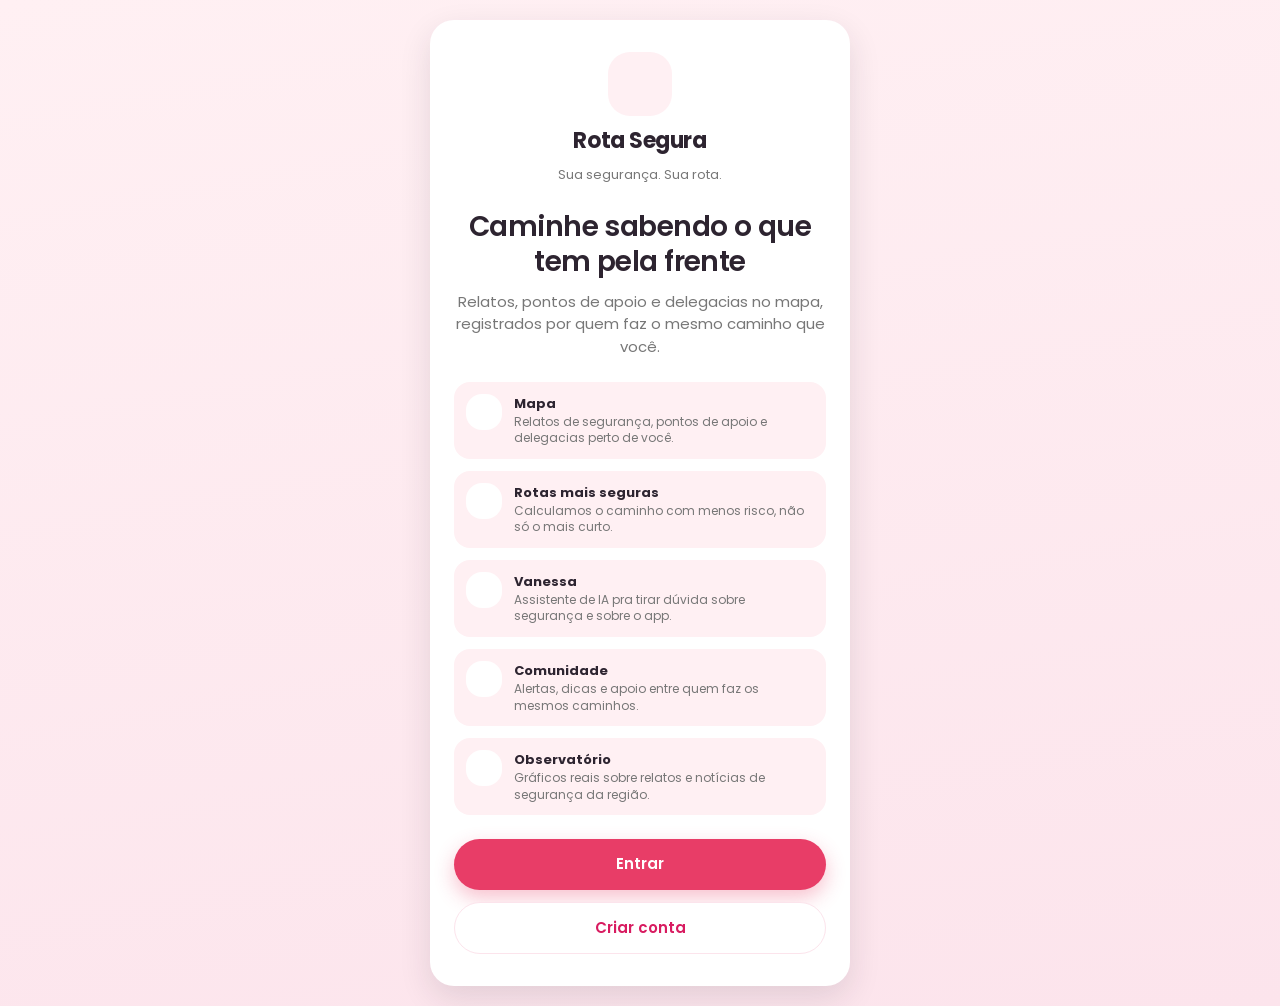
<file: index.html>
<!DOCTYPE html>
<html lang="pt-BR">
<head>
  <meta charset="UTF-8">
  <meta name="viewport" content="width=device-width, initial-scale=1">
  <meta name="description" content="Rota Segura — plataforma colaborativa de segurança para mulheres em deslocamentos urbanos.">
  <meta name="theme-color" content="#E83D67">
  <title>Rota Segura</title>
  <link rel="manifest" href="manifest.json">
  <link rel="apple-touch-icon" href="assets/icone-192.png">
  <link rel="icon" type="image/png" href="assets/icone-192.png">

  <meta property="og:type" content="website">
  <meta property="og:url" content="https://drogariatopfarma.github.io/rota-segura/">
  <meta property="og:title" content="Rota Segura">
  <meta property="og:description" content="Plataforma colaborativa de segurança para mulheres em deslocamentos urbanos.">
  <meta property="og:image" content="https://drogariatopfarma.github.io/rota-segura/assets/icone-512.png">
  <meta name="twitter:card" content="summary_large_image">

  <link rel="preconnect" href="https://fonts.googleapis.com">
  <link rel="preconnect" href="https://fonts.gstatic.com" crossorigin>
  <link href="https://fonts.googleapis.com/css2?family=Poppins:wght@400;500;600;700&display=swap" rel="stylesheet">

  <link rel="stylesheet" href="css/variables.css">
  <link rel="stylesheet" href="css/global.css">
  <link rel="stylesheet" href="css/components.css">
  <link rel="stylesheet" href="css/auth.css">
  <link rel="stylesheet" href="css/responsive.css">
</head>
<body class="auth-body">
  <main class="auth-caixa boas-vindas">
    <div class="auth-marca">
      <div class="auth-marca__escudo" data-icone="escudo" data-tamanho="34" aria-hidden="true"></div>
      <span class="auth-marca__nome">Rota Segura</span>
      <span class="auth-marca__slogan">Sua segurança. Sua rota.</span>
    </div>

    <h1>Caminhe sabendo o que tem pela frente</h1>
    <p>Relatos, pontos de apoio e delegacias no mapa, registrados por quem faz o mesmo caminho que você.</p>

    <ul class="vitrine" aria-label="O que você encontra no Rota Segura">
      <li class="vitrine__item">
        <span class="vitrine__icone" data-icone="mapa" data-tamanho="20" aria-hidden="true"></span>
        <div>
          <strong>Mapa</strong>
          <span>Relatos de segurança, pontos de apoio e delegacias perto de você.</span>
        </div>
      </li>
      <li class="vitrine__item">
        <span class="vitrine__icone" data-icone="rotas" data-tamanho="20" aria-hidden="true"></span>
        <div>
          <strong>Rotas mais seguras</strong>
          <span>Calculamos o caminho com menos risco, não só o mais curto.</span>
        </div>
      </li>
      <li class="vitrine__item">
        <span class="vitrine__icone" data-icone="vanessa" data-tamanho="20" aria-hidden="true"></span>
        <div>
          <strong>Vanessa</strong>
          <span>Assistente de IA pra tirar dúvida sobre segurança e sobre o app.</span>
        </div>
      </li>
      <li class="vitrine__item">
        <span class="vitrine__icone" data-icone="sino" data-tamanho="20" aria-hidden="true"></span>
        <div>
          <strong>Comunidade</strong>
          <span>Alertas, dicas e apoio entre quem faz os mesmos caminhos.</span>
        </div>
      </li>
      <li class="vitrine__item">
        <span class="vitrine__icone" data-icone="grafico" data-tamanho="20" aria-hidden="true"></span>
        <div>
          <strong>Observatório</strong>
          <span>Gráficos reais sobre relatos e notícias de segurança da região.</span>
        </div>
      </li>
    </ul>

    <a class="btn btn-primario btn-bloco" href="pages/login.html">Entrar</a>
    <a class="btn btn-secundario btn-bloco" href="pages/cadastro.html">Criar conta</a>
  </main>

  <script type="module">
    import { aplicarIcones } from './js/icons.js';
    import { redirecionarSeLogado } from './js/auth.js';
    import { registrarServiceWorker } from './js/pwa.js';
    aplicarIcones();
    registrarServiceWorker('sw.js');
    redirecionarSeLogado('pages/mapa.html');
  </script>
</body>
</html>
</file>
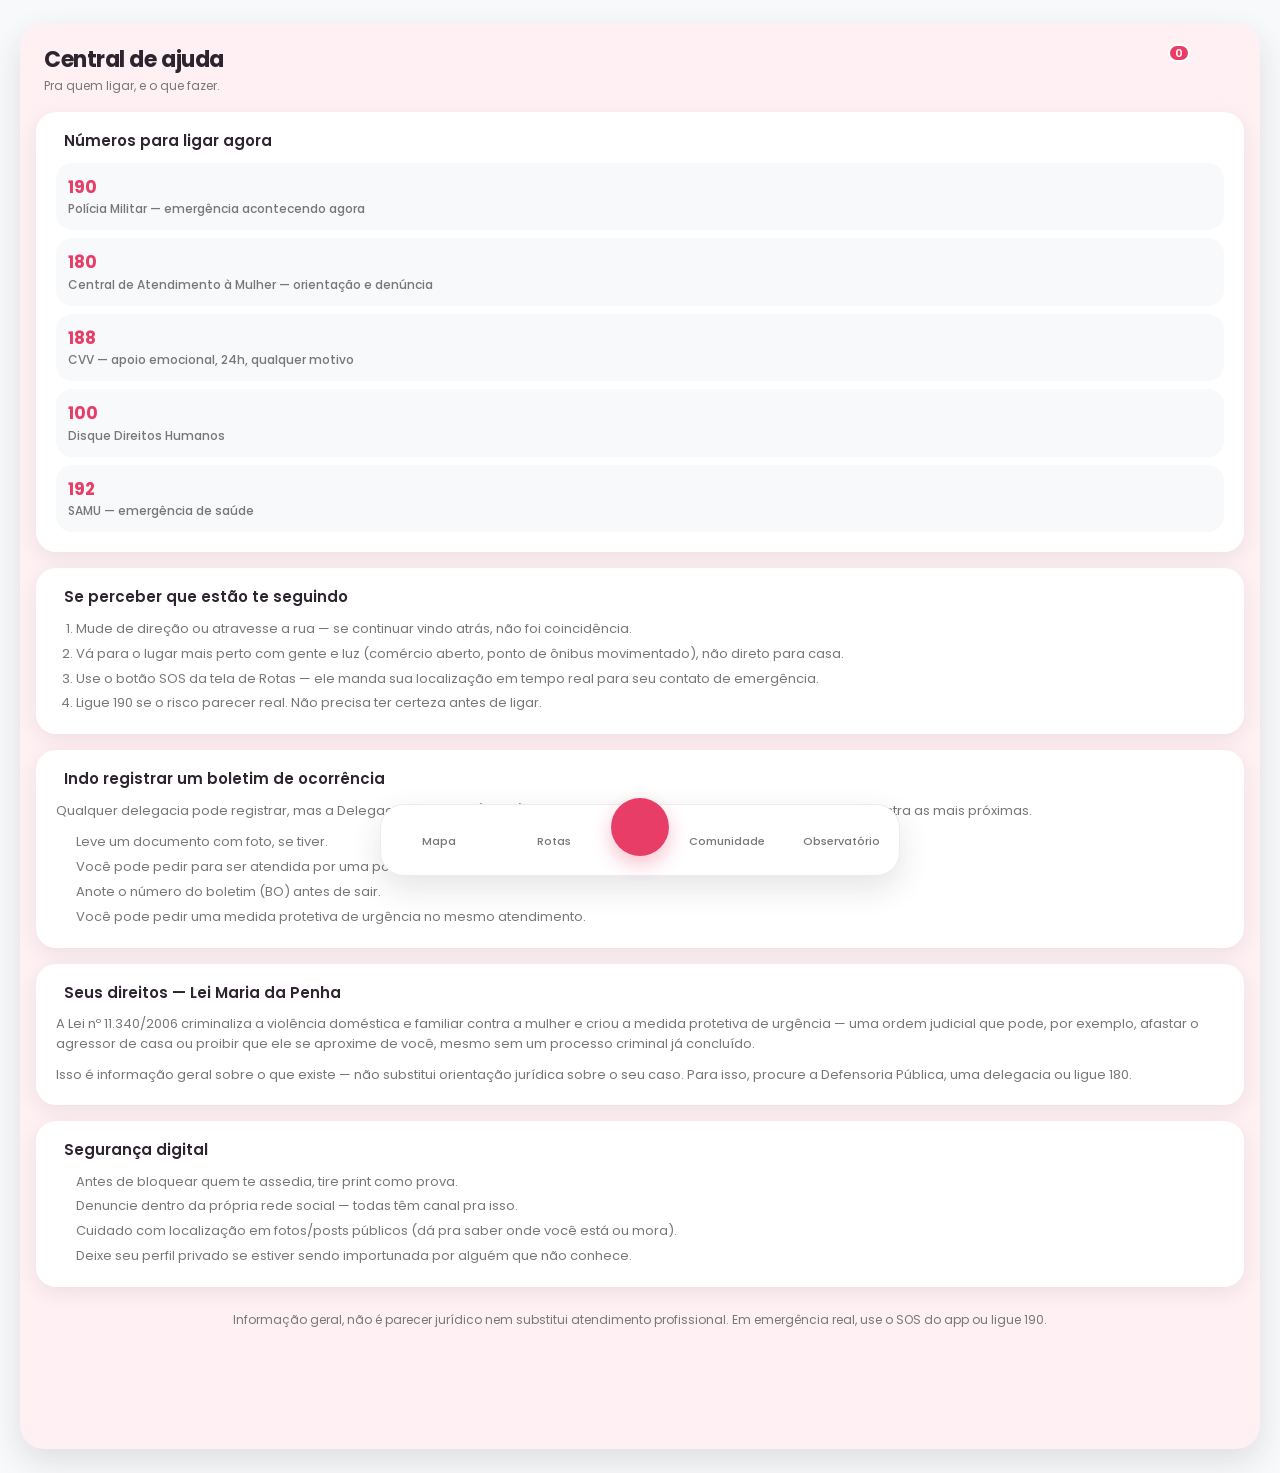
<file: pages/ajuda.html>
<!DOCTYPE html>
<html lang="pt-BR">
<head>
  <meta charset="UTF-8">
  <meta name="viewport" content="width=device-width, initial-scale=1">
  <meta name="theme-color" content="#E83D67">
  <title>Central de ajuda — Rota Segura</title>
  <link rel="manifest" href="../manifest.json">
  <link rel="apple-touch-icon" href="../assets/icone-192.png">
  <link rel="icon" type="image/png" href="../assets/icone-192.png">

  <meta property="og:type" content="website">
  <meta property="og:url" content="https://drogariatopfarma.github.io/rota-segura/pages/ajuda.html">
  <meta property="og:title" content="Central de ajuda — Rota Segura">
  <meta property="og:description" content="Pra quem ligar e o que fazer: números de emergência, direitos e segurança digital.">
  <meta property="og:image" content="https://drogariatopfarma.github.io/rota-segura/assets/icone-512.png">
  <meta name="twitter:card" content="summary_large_image">

  <link rel="preconnect" href="https://fonts.googleapis.com">
  <link rel="preconnect" href="https://fonts.gstatic.com" crossorigin>
  <link href="https://fonts.googleapis.com/css2?family=Poppins:wght@400;500;600;700&display=swap" rel="stylesheet">

  <link rel="stylesheet" href="../css/variables.css">
  <link rel="stylesheet" href="../css/global.css">
  <link rel="stylesheet" href="../css/components.css">
  <link rel="stylesheet" href="../css/map.css">
  <link rel="stylesheet" href="../css/ajuda.css">
  <link rel="stylesheet" href="../css/responsive.css">
</head>
<body>
  <div class="app-shell">

    <!-- ================= CABEÇALHO ================= -->
    <header class="topo">
      <div>
        <span class="topo__titulo">Central de ajuda</span><br>
        <span class="topo__slogan">Pra quem ligar, e o que fazer.</span>
      </div>

      <div class="topo__acoes">
        <button type="button" class="topo__botao" id="botao-notificacoes" aria-label="Notificações">
          <span data-icone="sino" data-tamanho="24" aria-hidden="true"></span>
          <span class="badge" id="badge-notificacoes" hidden>0</span>
        </button>
        <button type="button" class="topo__botao" id="botao-menu" aria-label="Abrir menu">
          <span data-icone="menu" data-tamanho="24" aria-hidden="true"></span>
        </button>
      </div>
    </header>

    <div class="ajuda" id="ajuda">

      <section class="card ajuda__cartao">
        <h2><span data-icone="telefone" data-tamanho="18" aria-hidden="true"></span> Números para ligar agora</h2>
        <div class="ajuda__numeros">
          <a class="ajuda__numero" href="tel:190">
            <span class="ajuda__numero-texto">
              <span class="ajuda__numero-numero">190</span>
              <span class="ajuda__numero-legenda">Polícia Militar — emergência acontecendo agora</span>
            </span>
            <span data-icone="telefone" data-tamanho="20" aria-hidden="true"></span>
          </a>
          <a class="ajuda__numero" href="tel:180">
            <span class="ajuda__numero-texto">
              <span class="ajuda__numero-numero">180</span>
              <span class="ajuda__numero-legenda">Central de Atendimento à Mulher — orientação e denúncia</span>
            </span>
            <span data-icone="telefone" data-tamanho="20" aria-hidden="true"></span>
          </a>
          <a class="ajuda__numero" href="tel:188">
            <span class="ajuda__numero-texto">
              <span class="ajuda__numero-numero">188</span>
              <span class="ajuda__numero-legenda">CVV — apoio emocional, 24h, qualquer motivo</span>
            </span>
            <span data-icone="telefone" data-tamanho="20" aria-hidden="true"></span>
          </a>
          <a class="ajuda__numero" href="tel:100">
            <span class="ajuda__numero-texto">
              <span class="ajuda__numero-numero">100</span>
              <span class="ajuda__numero-legenda">Disque Direitos Humanos</span>
            </span>
            <span data-icone="telefone" data-tamanho="20" aria-hidden="true"></span>
          </a>
          <a class="ajuda__numero" href="tel:192">
            <span class="ajuda__numero-texto">
              <span class="ajuda__numero-numero">192</span>
              <span class="ajuda__numero-legenda">SAMU — emergência de saúde</span>
            </span>
            <span data-icone="telefone" data-tamanho="20" aria-hidden="true"></span>
          </a>
        </div>
      </section>

      <section class="card ajuda__cartao">
        <h2><span data-icone="olho" data-tamanho="18" aria-hidden="true"></span> Se perceber que estão te seguindo</h2>
        <ol>
          <li>Mude de direção ou atravesse a rua — se continuar vindo atrás, não foi coincidência.</li>
          <li>Vá para o lugar mais perto com gente e luz (comércio aberto, ponto de ônibus movimentado), não direto para casa.</li>
          <li>Use o botão SOS da tela de Rotas — ele manda sua localização em tempo real para seu contato de emergência.</li>
          <li>Ligue 190 se o risco parecer real. Não precisa ter certeza antes de ligar.</li>
        </ol>
      </section>

      <section class="card ajuda__cartao">
        <h2><span data-icone="predio" data-tamanho="18" aria-hidden="true"></span> Indo registrar um boletim de ocorrência</h2>
        <p>Qualquer delegacia pode registrar, mas a Delegacia da Mulher (DEAM) é especializada em violência de gênero — o Mapa mostra as mais próximas.</p>
        <ul>
          <li>Leve um documento com foto, se tiver.</li>
          <li>Você pode pedir para ser atendida por uma policial mulher.</li>
          <li>Anote o número do boletim (BO) antes de sair.</li>
          <li>Você pode pedir uma medida protetiva de urgência no mesmo atendimento.</li>
        </ul>
      </section>

      <section class="card ajuda__cartao">
        <h2><span data-icone="escudo" data-tamanho="18" aria-hidden="true"></span> Seus direitos — Lei Maria da Penha</h2>
        <p>
          A Lei nº 11.340/2006 criminaliza a violência doméstica e familiar contra a mulher e criou
          a medida protetiva de urgência — uma ordem judicial que pode, por exemplo, afastar o
          agressor de casa ou proibir que ele se aproxime de você, mesmo sem um processo criminal
          já concluído.
        </p>
        <p>
          Isso é informação geral sobre o que existe — não substitui orientação jurídica sobre o
          seu caso. Para isso, procure a Defensoria Pública, uma delegacia ou ligue 180.
        </p>
      </section>

      <section class="card ajuda__cartao">
        <h2><span data-icone="cadeado" data-tamanho="18" aria-hidden="true"></span> Segurança digital</h2>
        <ul>
          <li>Antes de bloquear quem te assedia, tire print como prova.</li>
          <li>Denuncie dentro da própria rede social — todas têm canal pra isso.</li>
          <li>Cuidado com localização em fotos/posts públicos (dá pra saber onde você está ou mora).</li>
          <li>Deixe seu perfil privado se estiver sendo importunada por alguém que não conhece.</li>
        </ul>
      </section>

      <p class="ajuda__aviso">
        Informação geral, não é parecer jurídico nem substitui atendimento profissional. Em
        emergência real, use o SOS do app ou ligue 190.
      </p>
    </div>
  </div>

  <!-- ================= BOTTOM NAVIGATION ================= -->
  <nav class="bottom-nav" aria-label="Navegação principal">
    <a class="bottom-nav__item" href="mapa.html">
      <span data-icone="mapa" data-tamanho="22" aria-hidden="true"></span>
      <span class="bottom-nav__rotulo">Mapa</span>
    </a>
    <a class="bottom-nav__item" href="rotas.html">
      <span data-icone="rotas" data-tamanho="22" aria-hidden="true"></span>
      <span class="bottom-nav__rotulo">Rotas</span>
    </a>
    <button type="button" class="bottom-nav__fab" id="botao-central" aria-label="Cadastrar">
      <span data-icone="mais" data-tamanho="28" aria-hidden="true"></span>
    </button>
    <a class="bottom-nav__item" href="alertas.html">
      <span data-icone="sino" data-tamanho="22" aria-hidden="true"></span>
      <span class="bottom-nav__rotulo">Comunidade</span>
    </a>
    <a class="bottom-nav__item" href="observatorio.html">
      <span data-icone="grafico" data-tamanho="22" aria-hidden="true"></span>
      <span class="bottom-nav__rotulo">Observatório</span>
    </a>
  </nav>

  <!-- ================= MODAL: NOTIFICAÇÕES ================= -->
  <div class="modal" id="modal-notificacoes" role="dialog" aria-modal="true"
       aria-labelledby="titulo-modal-notificacoes" hidden>
    <div class="modal__caixa">
      <div class="modal__cabecalho">
        <h2 class="modal__titulo" id="titulo-modal-notificacoes">Notificações</h2>
        <div class="modal__cabecalho-acoes">
          <button type="button" class="btn-texto" id="btn-limpar-notificacoes">Limpar</button>
          <button type="button" class="btn-icone" data-fechar aria-label="Fechar">
            <span data-icone="fechar" data-tamanho="20" aria-hidden="true"></span>
          </button>
        </div>
      </div>
      <div id="notificacoes-lista"></div>
    </div>
  </div>

  <!-- ================= MODAL: MENU ================= -->
  <div class="modal" id="modal-menu" role="dialog" aria-modal="true"
       aria-labelledby="titulo-modal-menu" hidden>
    <div class="modal__caixa">
      <div class="modal__cabecalho">
        <h2 class="modal__titulo" id="titulo-modal-menu">Menu</h2>
        <button type="button" class="btn-icone" data-fechar aria-label="Fechar">
          <span data-icone="fechar" data-tamanho="20" aria-hidden="true"></span>
        </button>
      </div>
      <p class="menu-saudacao">Conectada como <strong id="nome-usuaria">...</strong></p>

      <a class="modal__opcao" href="perfil.html">
        <span class="modal__opcao__icone" data-icone="perfil" data-tamanho="22" aria-hidden="true"></span>
        <span><span class="modal__opcao__titulo">Meu perfil</span></span>
      </a>
      <a class="modal__opcao" href="perfil.html#relatos">
        <span class="modal__opcao__icone" data-icone="escudo" data-tamanho="22" aria-hidden="true"></span>
        <span><span class="modal__opcao__titulo">Meus relatos</span></span>
      </a>
      <a class="modal__opcao" href="perfil.html#contatos">
        <span class="modal__opcao__icone" data-icone="telefone" data-tamanho="22" aria-hidden="true"></span>
        <span><span class="modal__opcao__titulo">Contatos de emergência</span></span>
      </a>
      <a class="modal__opcao" href="ajuda.html">
        <span class="modal__opcao__icone" data-icone="coracao" data-tamanho="22" aria-hidden="true"></span>
        <span><span class="modal__opcao__titulo">Central de ajuda</span></span>
      </a>
      <button type="button" class="modal__opcao" data-trocar-modal="modal-notificacoes">
        <span class="modal__opcao__icone" data-icone="sino" data-tamanho="22" aria-hidden="true"></span>
        <span><span class="modal__opcao__titulo">Notificações</span></span>
      </button>
      <a class="modal__opcao" href="perfil.html#configuracoes">
        <span class="modal__opcao__icone" data-icone="engrenagem" data-tamanho="22" aria-hidden="true"></span>
        <span><span class="modal__opcao__titulo">Configurações</span></span>
      </a>
      <button type="button" class="modal__opcao" id="menu-baixar-app">
        <span class="modal__opcao__icone" data-icone="baixar" data-tamanho="22" aria-hidden="true"></span>
        <span><span class="modal__opcao__titulo">Baixar app</span></span>
      </button>
      <a class="modal__opcao" href="termos.html">
        <span class="modal__opcao__icone" data-icone="documento" data-tamanho="22" aria-hidden="true"></span>
        <span><span class="modal__opcao__titulo">Termos de uso</span></span>
      </a>
      <button type="button" class="modal__opcao" data-trocar-modal="modal-privacidade">
        <span class="modal__opcao__icone" data-icone="cadeado" data-tamanho="22" aria-hidden="true"></span>
        <span><span class="modal__opcao__titulo">Privacidade</span></span>
      </button>

      <button type="button" class="btn btn-secundario btn-bloco menu-sair" data-acao="sair">Sair da conta</button>
    </div>
  </div>

  <!-- ================= MODAL: PRIVACIDADE ================= -->
  <div class="modal" id="modal-privacidade" role="dialog" aria-modal="true"
       aria-labelledby="titulo-modal-privacidade" hidden>
    <div class="modal__caixa">
      <div class="modal__cabecalho">
        <h2 class="modal__titulo" id="titulo-modal-privacidade">Privacidade</h2>
        <button type="button" class="btn-icone" data-fechar aria-label="Fechar">
          <span data-icone="fechar" data-tamanho="20" aria-hidden="true"></span>
        </button>
      </div>
      <p class="modal__texto">
        Seus dados de conta (nome, e-mail, telefone, avatar) ficam armazenados no Supabase,
        protegidos por regras de acesso (Row Level Security) — por exemplo, seus contatos de
        emergência só podem ser vistos por você.
      </p>
      <p class="modal__texto">
        A localização usada pelo botão SOS é lida na hora e nunca é salva em nosso banco de
        dados. Relatos, pontos de apoio e publicações que você cadastra ficam visíveis para
        outras usuárias logadas, porque esse é o propósito da plataforma.
      </p>
      <p class="modal__texto">
        Você pode editar seus dados e excluir seus contatos de emergência a qualquer momento
        pela tela de Perfil.
      </p>
    </div>
  </div>

  <!-- ================= MODAL: BAIXAR APP ================= -->
  <div class="modal" id="modal-baixar-app" role="dialog" aria-modal="true"
       aria-labelledby="titulo-modal-baixar-app" hidden>
    <div class="modal__caixa">
      <div class="modal__cabecalho">
        <h2 class="modal__titulo" id="titulo-modal-baixar-app">Baixar o app</h2>
        <button type="button" class="btn-icone" data-fechar aria-label="Fechar">
          <span data-icone="fechar" data-tamanho="20" aria-hidden="true"></span>
        </button>
      </div>
      <p class="modal__texto">
        O Rota Segura pode ficar como um ícone na tela do seu celular, abrindo direto sem
        precisar do navegador. O passo muda um pouco conforme o aparelho:
      </p>
      <p class="modal__texto">
        <strong>iPhone (Safari):</strong> toque no ícone de compartilhar (o quadrado com a
        seta pra cima) → "Adicionar à Tela de Início" → Adicionar.
      </p>
      <p class="modal__texto">
        <strong>Android (Chrome):</strong> toque nos três pontinhos do navegador → "Instalar
        aplicativo" ou "Adicionar à tela inicial".
      </p>
      <p class="modal__texto">
        <strong>Computador (Chrome/Edge):</strong> procure o ícone de instalação na barra de
        endereço, ou no menu do navegador → "Instalar Rota Segura".
      </p>
    </div>
  </div>

  <!-- ================= SCRIPTS ================= -->
  <script type="module" src="../js/ajuda.js"></script>
  <script type="module">
    import { abrirModal, toast } from '../js/ui.js';
    document.getElementById('botao-menu')
      ?.addEventListener('click', () => abrirModal('modal-menu'));
    // Central de ajuda não tem formulário de cadastro próprio (mesmo
    // princípio de js/observatorio.html, botão-central lá) — manda pra tela
    // que tem.
    document.getElementById('botao-central')
      ?.addEventListener('click', () => {
        toast('Para cadastrar, vá até a tela do Mapa.', 'info');
        window.location.href = 'mapa.html';
      });
  </script>
</body>
</html>
</file>
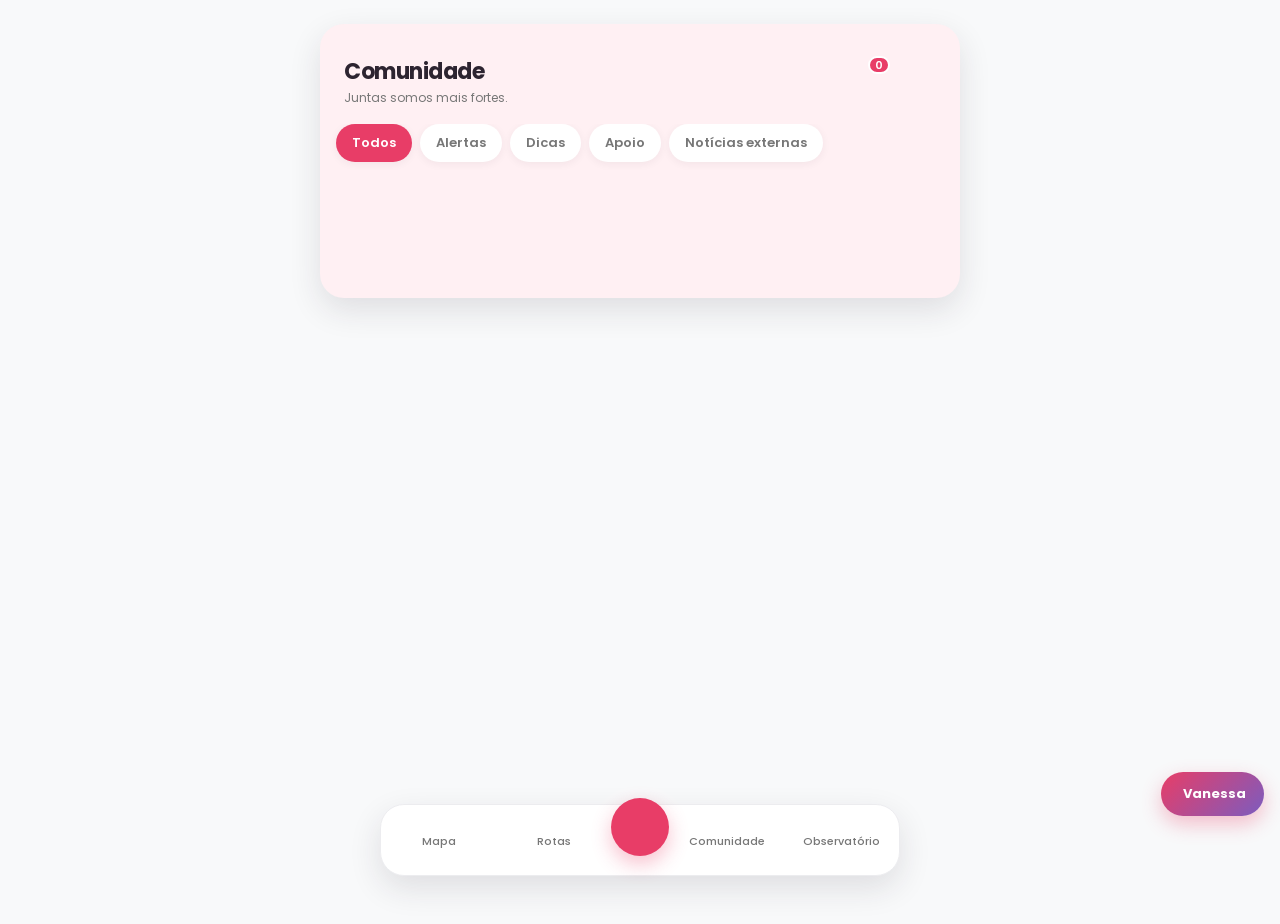
<file: pages/alertas.html>
<!DOCTYPE html>
<html lang="pt-BR">
<head>
  <meta charset="UTF-8">
  <meta name="viewport" content="width=device-width, initial-scale=1">
  <meta name="theme-color" content="#E83D67">
  <title>Comunidade — Rota Segura</title>
  <link rel="manifest" href="../manifest.json">
  <link rel="apple-touch-icon" href="../assets/icone-192.png">
  <link rel="icon" type="image/png" href="../assets/icone-192.png">

  <meta property="og:type" content="website">
  <meta property="og:url" content="https://drogariatopfarma.github.io/rota-segura/pages/alertas.html">
  <meta property="og:title" content="Comunidade — Rota Segura">
  <meta property="og:description" content="Plataforma colaborativa de segurança para mulheres em deslocamentos urbanos.">
  <meta property="og:image" content="https://drogariatopfarma.github.io/rota-segura/assets/icone-512.png">
  <meta name="twitter:card" content="summary_large_image">

  <link rel="preconnect" href="https://fonts.googleapis.com">
  <link rel="preconnect" href="https://fonts.gstatic.com" crossorigin>
  <link href="https://fonts.googleapis.com/css2?family=Poppins:wght@400;500;600;700&display=swap" rel="stylesheet">

  <!-- Leaflet (mini-mapa opcional do formulário de publicação) — arquivo
       local (vendor/), não CDN: evita bloqueio de "Tracking Prevention" do
       navegador pra domínio de terceiro. -->
  <link rel="stylesheet" href="../vendor/leaflet/leaflet.css">

  <link rel="stylesheet" href="../css/variables.css">
  <link rel="stylesheet" href="../css/global.css">
  <link rel="stylesheet" href="../css/components.css">
  <link rel="stylesheet" href="../css/map.css">
  <link rel="stylesheet" href="../css/comunidade.css">
  <link rel="stylesheet" href="../css/responsive.css">
</head>
<body>
  <div class="app-shell app-shell--simples">

    <!-- ================= CABEÇALHO ================= -->
    <header class="topo">
      <div>
        <span class="topo__titulo">Comunidade</span><br>
        <span class="topo__slogan">Juntas somos mais fortes.</span>
      </div>

      <div class="topo__acoes">
        <button type="button" class="topo__botao" id="botao-notificacoes" aria-label="Notificações">
          <span data-icone="sino" data-tamanho="24" aria-hidden="true"></span>
          <span class="badge" id="badge-notificacoes" hidden>0</span>
        </button>
        <button type="button" class="topo__botao" id="botao-menu" aria-label="Abrir menu">
          <span data-icone="menu" data-tamanho="24" aria-hidden="true"></span>
        </button>
      </div>
    </header>

    <!-- ================= FILTROS ================= -->
    <div class="filtros-comunidade" role="group" aria-label="Filtrar publicações">
      <button type="button" class="filtro-pill" data-categoria="" aria-pressed="true">Todos</button>
      <button type="button" class="filtro-pill" data-categoria="alerta" aria-pressed="false">Alertas</button>
      <button type="button" class="filtro-pill" data-categoria="dica" aria-pressed="false">Dicas</button>
      <button type="button" class="filtro-pill" data-categoria="apoio" aria-pressed="false">Apoio</button>
      <button type="button" class="filtro-pill" data-categoria="__externas__" aria-pressed="false">Notícias externas</button>
    </div>

    <div class="comunidade-feed" id="comunidade-feed"></div>
  </div>

  <!-- ================= VANESSA (assistente de IA) ================= -->
  <button type="button" class="vanessa-fab" id="abrir-vanessa">
    <span data-icone="vanessa" data-tamanho="20" aria-hidden="true"></span>
    <span>Vanessa</span>
  </button>

  <!-- ================= BOTTOM NAVIGATION ================= -->
  <nav class="bottom-nav" aria-label="Navegação principal">
    <a class="bottom-nav__item" href="mapa.html">
      <span data-icone="mapa" data-tamanho="22" aria-hidden="true"></span>
      <span class="bottom-nav__rotulo">Mapa</span>
    </a>
    <a class="bottom-nav__item" href="rotas.html">
      <span data-icone="rotas" data-tamanho="22" aria-hidden="true"></span>
      <span class="bottom-nav__rotulo">Rotas</span>
    </a>
    <button type="button" class="bottom-nav__fab" id="botao-central" aria-label="Cadastrar publicação">
      <span data-icone="mais" data-tamanho="28" aria-hidden="true"></span>
    </button>
    <a class="bottom-nav__item" href="alertas.html">
      <span data-icone="sino" data-tamanho="22" aria-hidden="true"></span>
      <span class="bottom-nav__rotulo">Comunidade</span>
    </a>
    <a class="bottom-nav__item" href="observatorio.html">
      <span data-icone="grafico" data-tamanho="22" aria-hidden="true"></span>
      <span class="bottom-nav__rotulo">Observatório</span>
    </a>
  </nav>

  <!-- ================= MODAL: PUBLICAÇÃO ================= -->
  <div class="modal" id="modal-publicacao" role="dialog" aria-modal="true"
       aria-labelledby="titulo-modal-publicacao" hidden>
    <div class="modal__caixa">
      <div class="modal__cabecalho">
        <h2 class="modal__titulo" id="titulo-modal-publicacao">Cadastrar publicação</h2>
        <button type="button" class="btn-icone" data-fechar aria-label="Fechar">
          <span data-icone="fechar" data-tamanho="20" aria-hidden="true"></span>
        </button>
      </div>

      <div id="mensagem-publicacao" class="mensagem" hidden></div>

      <form id="form-publicacao" novalidate>
        <div class="campo">
          <label for="publicacao-categoria">Categoria</label>
          <select id="publicacao-categoria" name="categoria" required>
            <option value="">Selecione</option>
            <option value="alerta">Alerta</option>
            <option value="dica">Dica</option>
            <option value="apoio">Apoio</option>
          </select>
        </div>

        <div class="campo">
          <label for="publicacao-titulo">Título</label>
          <input type="text" id="publicacao-titulo" name="titulo" placeholder="Um resumo curto" required>
        </div>

        <div class="campo">
          <label for="publicacao-conteudo">Texto</label>
          <textarea id="publicacao-conteudo" name="conteudo"
                    placeholder="O que você quer compartilhar com a comunidade?" required></textarea>
        </div>

        <details class="seletor-local__ajuste" id="publicacao-local-detalhes">
          <summary>Adicionar localização <span class="texto-secundario">(opcional)</span></summary>

          <button type="button" class="btn btn-secundario btn-bloco" id="publicacao-usar-localizacao">
            <span data-icone="mira" data-tamanho="18" aria-hidden="true"></span> Usar minha localização
          </button>

          <div class="local-resumo" id="publicacao-local-escolhido" role="status" hidden></div>

          <div class="mini-mapa" id="publicacao-mini-mapa"
               role="img" aria-label="Mapa de conferência do local escolhido"></div>

          <div class="seletor-local__busca">
            <label class="sr-only" for="publicacao-busca-local">Pesquisar endereço</label>
            <input type="search" id="publicacao-busca-local"
                   placeholder="Ou digite: rua, número, cidade" autocomplete="off">
            <div class="sugestoes" id="publicacao-sugestoes" hidden></div>
          </div>
        </details>

        <div class="campo">
          <label for="publicacao-imagem">Imagem <span class="texto-secundario">(opcional, até 5 MB)</span></label>
          <input type="file" id="publicacao-imagem" name="imagem" accept="image/*">
        </div>

        <label class="campo-checkbox">
          <input type="checkbox" id="publicacao-anonimo" name="anonimo">
          <span>
            Publicar anonimamente
            <small class="campo-checkbox__ajuda">Sua publicação será exibida sem mostrar sua identidade.</small>
          </span>
        </label>

        <button type="submit" class="btn btn-primario btn-bloco">PUBLICAR</button>
      </form>
    </div>
  </div>

  <!-- ================= MODAL: COMENTÁRIOS ================= -->
  <div class="modal" id="modal-comentarios" role="dialog" aria-modal="true"
       aria-labelledby="titulo-modal-comentarios" hidden>
    <div class="modal__caixa">
      <div class="modal__cabecalho">
        <h2 class="modal__titulo" id="titulo-modal-comentarios">Comentários</h2>
        <button type="button" class="btn-icone" data-fechar aria-label="Fechar">
          <span data-icone="fechar" data-tamanho="20" aria-hidden="true"></span>
        </button>
      </div>
      <div class="comentarios-lista" id="comentarios-lista"></div>
      <form class="form-comentario" id="form-comentario">
        <label class="sr-only" for="comentario-texto">Escrever um comentário</label>
        <textarea id="comentario-texto" name="texto" placeholder="Escreva um comentário..." required></textarea>
        <button type="submit" aria-label="Enviar comentário">
          <span data-icone="enviar" data-tamanho="18" aria-hidden="true"></span>
        </button>
      </form>
    </div>
  </div>

  <!-- ================= MODAL: NOTIFICAÇÕES ================= -->
  <div class="modal" id="modal-notificacoes" role="dialog" aria-modal="true"
       aria-labelledby="titulo-modal-notificacoes" hidden>
    <div class="modal__caixa">
      <div class="modal__cabecalho">
        <h2 class="modal__titulo" id="titulo-modal-notificacoes">Notificações</h2>
        <div class="modal__cabecalho-acoes">
          <button type="button" class="btn-texto" id="btn-limpar-notificacoes">Limpar</button>
          <button type="button" class="btn-icone" data-fechar aria-label="Fechar">
            <span data-icone="fechar" data-tamanho="20" aria-hidden="true"></span>
          </button>
        </div>
      </div>
      <div id="notificacoes-lista"></div>
    </div>
  </div>

  <!-- ================= MODAL: VANESSA (chat de IA) =================
       Só responde segurança pessoal/nas ruas e como usar o Rota Segura — a
       regra de escopo de verdade fica no prompt da Edge Function
       (supabase/functions/perguntar-vanessa), não aqui. Conversa vive só
       nesta aba (ver js/vanessa.js) — recarregar a página começa do zero. -->
  <div class="modal modal--vanessa" id="modal-vanessa" role="dialog" aria-modal="true"
       aria-labelledby="titulo-modal-vanessa" hidden>
    <div class="modal__caixa vanessa-caixa">
      <div class="modal__cabecalho">
        <h2 class="modal__titulo vanessa-titulo" id="titulo-modal-vanessa">
          <span data-icone="vanessa" data-tamanho="20" aria-hidden="true"></span>
          Vanessa
        </h2>
        <button type="button" class="btn-icone" data-fechar aria-label="Fechar">
          <span data-icone="fechar" data-tamanho="20" aria-hidden="true"></span>
        </button>
      </div>
      <p class="vanessa-aviso">
        Só ajudo com segurança pessoal/nas ruas e dúvidas sobre o Rota Segura — em uma
        emergência de verdade, use o SOS ou ligue 190.
      </p>

      <a class="vanessa-atalho" href="rotas.html?abrirCarona=1">
        <span data-icone="pino" data-tamanho="16" aria-hidden="true"></span>
        Abrir Acompanhar trajeto
      </a>

      <div class="vanessa-mensagens" id="vanessa-mensagens"></div>
      <div class="vanessa-chips" id="vanessa-chips"></div>

      <form id="vanessa-form" class="vanessa-form">
        <label class="sr-only" for="vanessa-input">Sua pergunta</label>
        <input type="text" id="vanessa-input" placeholder="Pergunte algo pra Vanessa..." autocomplete="off">
        <button type="submit" class="btn-icone" aria-label="Enviar pergunta">
          <span data-icone="enviar" data-tamanho="18" aria-hidden="true"></span>
        </button>
      </form>
    </div>
  </div>

  <!-- ================= MODAL: MENU ================= -->
  <div class="modal" id="modal-menu" role="dialog" aria-modal="true"
       aria-labelledby="titulo-modal-menu" hidden>
    <div class="modal__caixa">
      <div class="modal__cabecalho">
        <h2 class="modal__titulo" id="titulo-modal-menu">Menu</h2>
        <button type="button" class="btn-icone" data-fechar aria-label="Fechar">
          <span data-icone="fechar" data-tamanho="20" aria-hidden="true"></span>
        </button>
      </div>
      <p class="menu-saudacao">Conectada como <strong id="nome-usuaria">...</strong></p>

      <a class="modal__opcao" href="perfil.html">
        <span class="modal__opcao__icone" data-icone="perfil" data-tamanho="22" aria-hidden="true"></span>
        <span><span class="modal__opcao__titulo">Meu perfil</span></span>
      </a>
      <a class="modal__opcao" href="perfil.html#relatos">
        <span class="modal__opcao__icone" data-icone="escudo" data-tamanho="22" aria-hidden="true"></span>
        <span><span class="modal__opcao__titulo">Meus relatos</span></span>
      </a>
      <a class="modal__opcao" href="perfil.html#contatos">
        <span class="modal__opcao__icone" data-icone="telefone" data-tamanho="22" aria-hidden="true"></span>
        <span><span class="modal__opcao__titulo">Contatos de emergência</span></span>
      </a>
      <a class="modal__opcao" href="ajuda.html">
        <span class="modal__opcao__icone" data-icone="coracao" data-tamanho="22" aria-hidden="true"></span>
        <span><span class="modal__opcao__titulo">Central de ajuda</span></span>
      </a>
      <button type="button" class="modal__opcao" data-trocar-modal="modal-notificacoes">
        <span class="modal__opcao__icone" data-icone="sino" data-tamanho="22" aria-hidden="true"></span>
        <span><span class="modal__opcao__titulo">Notificações</span></span>
      </button>
      <a class="modal__opcao" href="perfil.html#configuracoes">
        <span class="modal__opcao__icone" data-icone="engrenagem" data-tamanho="22" aria-hidden="true"></span>
        <span><span class="modal__opcao__titulo">Configurações</span></span>
      </a>
      <button type="button" class="modal__opcao" id="menu-baixar-app">
        <span class="modal__opcao__icone" data-icone="baixar" data-tamanho="22" aria-hidden="true"></span>
        <span><span class="modal__opcao__titulo">Baixar app</span></span>
      </button>
      <a class="modal__opcao" href="termos.html">
        <span class="modal__opcao__icone" data-icone="documento" data-tamanho="22" aria-hidden="true"></span>
        <span><span class="modal__opcao__titulo">Termos de uso</span></span>
      </a>
      <button type="button" class="modal__opcao" data-trocar-modal="modal-privacidade">
        <span class="modal__opcao__icone" data-icone="cadeado" data-tamanho="22" aria-hidden="true"></span>
        <span><span class="modal__opcao__titulo">Privacidade</span></span>
      </button>

      <button type="button" class="btn btn-secundario btn-bloco menu-sair" data-acao="sair">Sair da conta</button>
    </div>
  </div>

  <!-- ================= MODAL: PRIVACIDADE ================= -->
  <div class="modal" id="modal-privacidade" role="dialog" aria-modal="true"
       aria-labelledby="titulo-modal-privacidade" hidden>
    <div class="modal__caixa">
      <div class="modal__cabecalho">
        <h2 class="modal__titulo" id="titulo-modal-privacidade">Privacidade</h2>
        <button type="button" class="btn-icone" data-fechar aria-label="Fechar">
          <span data-icone="fechar" data-tamanho="20" aria-hidden="true"></span>
        </button>
      </div>
      <p class="modal__texto">
        Seus dados de conta (nome, e-mail, telefone, avatar) ficam armazenados no Supabase,
        protegidos por regras de acesso (Row Level Security) — por exemplo, seus contatos de
        emergência só podem ser vistos por você.
      </p>
      <p class="modal__texto">
        A localização usada pelo botão SOS é lida na hora e nunca é salva em nosso banco de
        dados. Relatos, pontos de apoio e publicações que você cadastra ficam visíveis para
        outras usuárias logadas, porque esse é o propósito da plataforma.
      </p>
      <p class="modal__texto">
        Você pode editar seus dados e excluir seus contatos de emergência a qualquer momento
        pela tela de Perfil.
      </p>
    </div>
  </div>

  <!-- ================= MODAL: BAIXAR APP ================= -->
  <div class="modal" id="modal-baixar-app" role="dialog" aria-modal="true"
       aria-labelledby="titulo-modal-baixar-app" hidden>
    <div class="modal__caixa">
      <div class="modal__cabecalho">
        <h2 class="modal__titulo" id="titulo-modal-baixar-app">Baixar o app</h2>
        <button type="button" class="btn-icone" data-fechar aria-label="Fechar">
          <span data-icone="fechar" data-tamanho="20" aria-hidden="true"></span>
        </button>
      </div>
      <p class="modal__texto">
        O Rota Segura pode ficar como um ícone na tela do seu celular, abrindo direto sem
        precisar do navegador. O passo muda um pouco conforme o aparelho:
      </p>
      <p class="modal__texto">
        <strong>iPhone (Safari):</strong> toque no ícone de compartilhar (o quadrado com a
        seta pra cima) → "Adicionar à Tela de Início" → Adicionar.
      </p>
      <p class="modal__texto">
        <strong>Android (Chrome):</strong> toque nos três pontinhos do navegador → "Instalar
        aplicativo" ou "Adicionar à tela inicial".
      </p>
      <p class="modal__texto">
        <strong>Computador (Chrome/Edge):</strong> procure o ícone de instalação na barra de
        endereço, ou no menu do navegador → "Instalar Rota Segura".
      </p>
    </div>
  </div>

  <!-- ================= SCRIPTS ================= -->
  <script src="../vendor/leaflet/leaflet.js"></script>
  <script type="module" src="../js/alertas.js"></script>
  <script type="module">
    import { abrirModal } from '../js/ui.js';
    document.getElementById('botao-menu')
      ?.addEventListener('click', () => abrirModal('modal-menu'));
  </script>
</body>
</html>
</file>
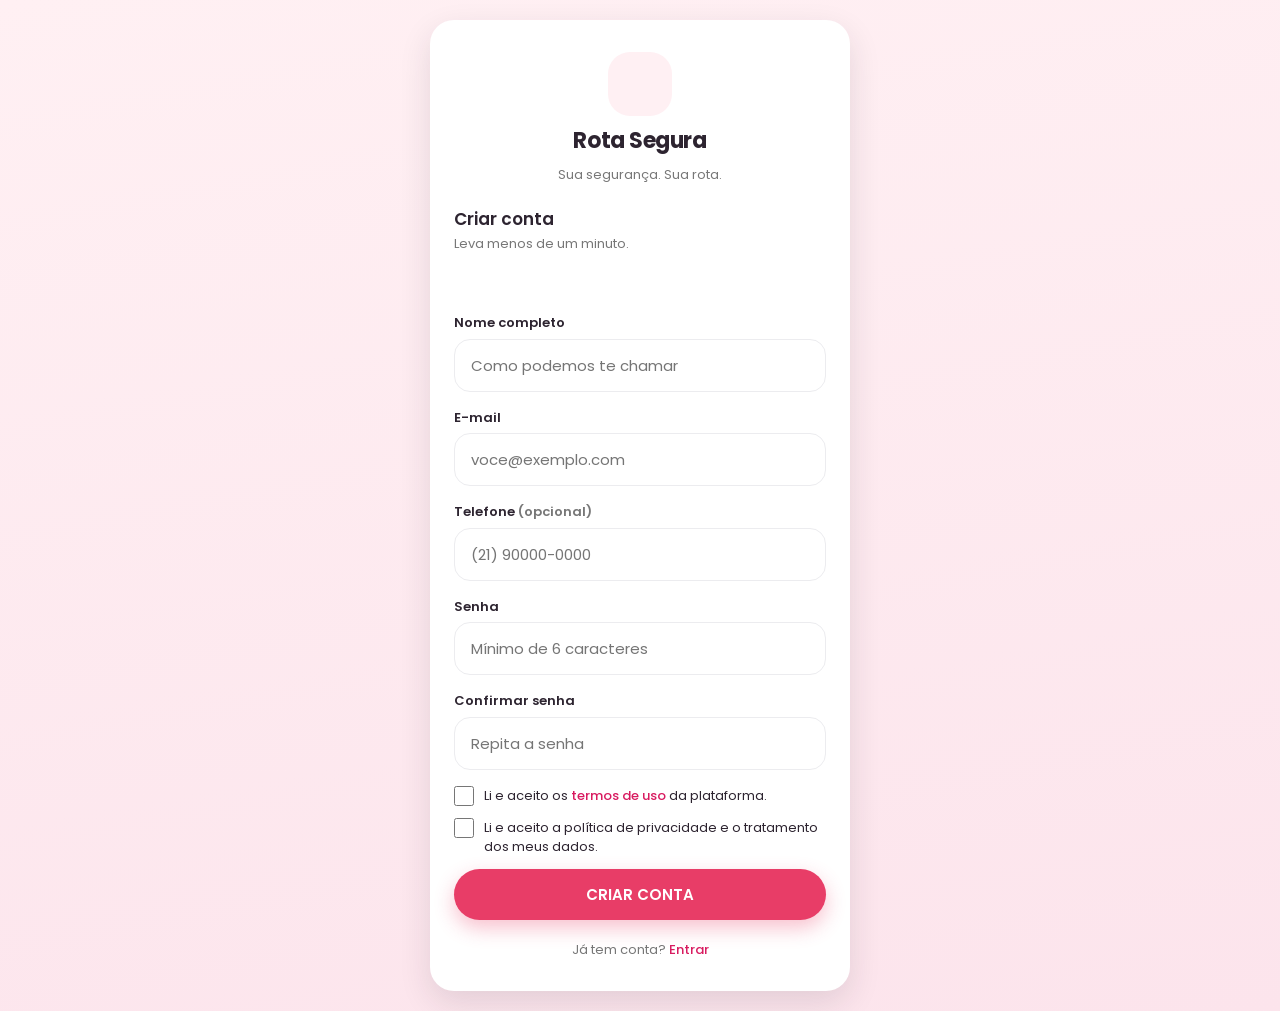
<file: pages/cadastro.html>
<!DOCTYPE html>
<html lang="pt-BR">
<head>
  <meta charset="UTF-8">
  <meta name="viewport" content="width=device-width, initial-scale=1">
  <meta name="theme-color" content="#E83D67">
  <title>Criar conta — Rota Segura</title>
  <link rel="manifest" href="../manifest.json">
  <link rel="apple-touch-icon" href="../assets/icone-192.png">
  <link rel="icon" type="image/png" href="../assets/icone-192.png">

  <meta property="og:type" content="website">
  <meta property="og:url" content="https://drogariatopfarma.github.io/rota-segura/pages/cadastro.html">
  <meta property="og:title" content="Criar conta — Rota Segura">
  <meta property="og:description" content="Plataforma colaborativa de segurança para mulheres em deslocamentos urbanos.">
  <meta property="og:image" content="https://drogariatopfarma.github.io/rota-segura/assets/icone-512.png">
  <meta name="twitter:card" content="summary_large_image">

  <link rel="preconnect" href="https://fonts.googleapis.com">
  <link rel="preconnect" href="https://fonts.gstatic.com" crossorigin>
  <link href="https://fonts.googleapis.com/css2?family=Poppins:wght@400;500;600;700&display=swap" rel="stylesheet">

  <link rel="stylesheet" href="../css/variables.css">
  <link rel="stylesheet" href="../css/global.css">
  <link rel="stylesheet" href="../css/components.css">
  <link rel="stylesheet" href="../css/auth.css">
  <link rel="stylesheet" href="../css/responsive.css">
</head>
<body class="auth-body">
  <main class="auth-caixa">
    <div class="auth-marca">
      <div class="auth-marca__escudo" data-icone="escudo" data-tamanho="34" aria-hidden="true"></div>
      <span class="auth-marca__nome">Rota Segura</span>
      <span class="auth-marca__slogan">Sua segurança. Sua rota.</span>
    </div>

    <h1 class="auth-titulo">Criar conta</h1>
    <p class="auth-subtitulo">Leva menos de um minuto.</p>

    <div id="mensagem" class="mensagem" hidden></div>

    <form id="form-cadastro" novalidate>
      <div class="campo">
        <label for="nome">Nome completo</label>
        <input type="text" id="nome" name="nome" autocomplete="name"
               placeholder="Como podemos te chamar" required aria-describedby="erro-nome">
        <span class="campo-erro" id="erro-nome" hidden></span>
      </div>

      <div class="campo">
        <label for="email">E-mail</label>
        <input type="email" id="email" name="email" autocomplete="email"
               placeholder="voce@exemplo.com" required aria-describedby="erro-email">
        <span class="campo-erro" id="erro-email" hidden></span>
      </div>

      <div class="campo">
        <label for="telefone">Telefone <span class="texto-secundario">(opcional)</span></label>
        <input type="tel" id="telefone" name="telefone" autocomplete="tel" placeholder="(21) 90000-0000">
      </div>

      <div class="campo">
        <label for="senha">Senha</label>
        <div class="senha-wrapper">
          <input type="password" id="senha" name="senha" autocomplete="new-password"
                 placeholder="Mínimo de 6 caracteres" required aria-describedby="erro-senha">
          <button type="button" class="senha-toggle" data-alvo="senha"
                  data-icone="olho" data-tamanho="20" aria-label="Mostrar senha"></button>
        </div>
        <span class="campo-erro" id="erro-senha" hidden></span>
      </div>

      <div class="campo">
        <label for="confirmar">Confirmar senha</label>
        <div class="senha-wrapper">
          <input type="password" id="confirmar" name="confirmar" autocomplete="new-password"
                 placeholder="Repita a senha" required aria-describedby="erro-confirmar">
          <button type="button" class="senha-toggle" data-alvo="confirmar"
                  data-icone="olho" data-tamanho="20" aria-label="Mostrar senha"></button>
        </div>
        <span class="campo-erro" id="erro-confirmar" hidden></span>
      </div>

      <label class="campo-checkbox">
        <input type="checkbox" id="termos" name="termos">
        <span>Li e aceito os <a href="termos.html" target="_blank" rel="noopener">termos de uso</a> da plataforma.</span>
      </label>

      <label class="campo-checkbox">
        <input type="checkbox" id="privacidade" name="privacidade">
        <span>Li e aceito a política de privacidade e o tratamento dos meus dados.</span>
      </label>

      <button type="submit" class="btn btn-primario btn-bloco">CRIAR CONTA</button>
    </form>

    <p class="auth-rodape">Já tem conta? <a href="login.html">Entrar</a></p>
  </main>

  <script type="module">
    import { aplicarIcones } from '../js/icons.js';
    import { iniciarAuth, redirecionarSeLogado } from '../js/auth.js';
    aplicarIcones();
    redirecionarSeLogado('mapa.html');
    iniciarAuth();
  </script>
</body>
</html>
</file>
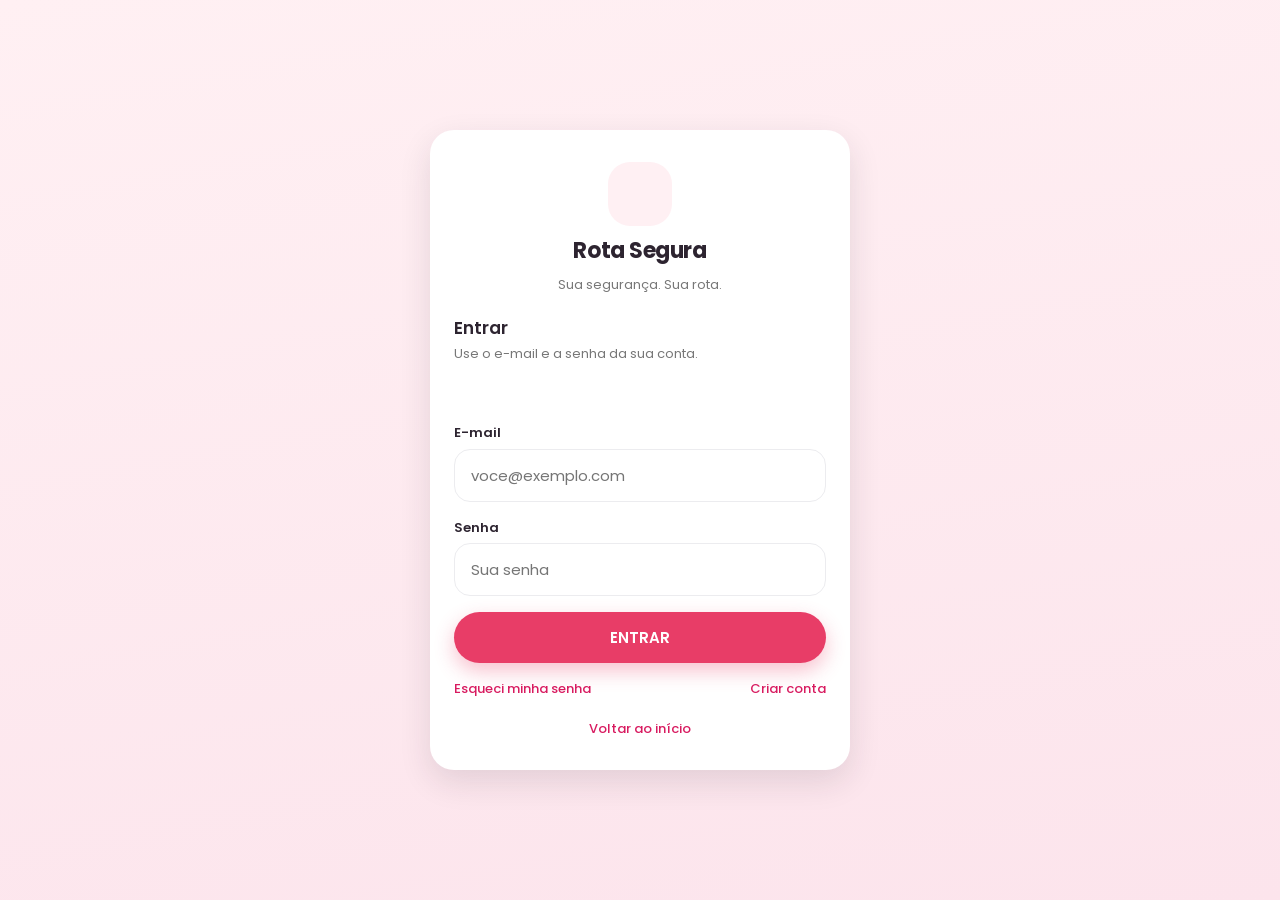
<file: pages/login.html>
<!DOCTYPE html>
<html lang="pt-BR">
<head>
  <meta charset="UTF-8">
  <meta name="viewport" content="width=device-width, initial-scale=1">
  <meta name="theme-color" content="#E83D67">
  <title>Entrar — Rota Segura</title>
  <link rel="manifest" href="../manifest.json">
  <link rel="apple-touch-icon" href="../assets/icone-192.png">
  <link rel="icon" type="image/png" href="../assets/icone-192.png">

  <meta property="og:type" content="website">
  <meta property="og:url" content="https://drogariatopfarma.github.io/rota-segura/pages/login.html">
  <meta property="og:title" content="Entrar — Rota Segura">
  <meta property="og:description" content="Plataforma colaborativa de segurança para mulheres em deslocamentos urbanos.">
  <meta property="og:image" content="https://drogariatopfarma.github.io/rota-segura/assets/icone-512.png">
  <meta name="twitter:card" content="summary_large_image">

  <link rel="preconnect" href="https://fonts.googleapis.com">
  <link rel="preconnect" href="https://fonts.gstatic.com" crossorigin>
  <link href="https://fonts.googleapis.com/css2?family=Poppins:wght@400;500;600;700&display=swap" rel="stylesheet">

  <link rel="stylesheet" href="../css/variables.css">
  <link rel="stylesheet" href="../css/global.css">
  <link rel="stylesheet" href="../css/components.css">
  <link rel="stylesheet" href="../css/auth.css">
  <link rel="stylesheet" href="../css/responsive.css">
</head>
<body class="auth-body">
  <main class="auth-caixa">
    <div class="auth-marca">
      <div class="auth-marca__escudo" data-icone="escudo" data-tamanho="34" aria-hidden="true"></div>
      <span class="auth-marca__nome">Rota Segura</span>
      <span class="auth-marca__slogan">Sua segurança. Sua rota.</span>
    </div>

    <h1 class="auth-titulo">Entrar</h1>
    <p class="auth-subtitulo">Use o e-mail e a senha da sua conta.</p>

    <div id="mensagem" class="mensagem" hidden></div>

    <form id="form-login" novalidate>
      <div class="campo">
        <label for="email">E-mail</label>
        <input type="email" id="email" name="email" autocomplete="email"
               placeholder="voce@exemplo.com" required aria-describedby="erro-email">
        <span class="campo-erro" id="erro-email" hidden></span>
      </div>

      <div class="campo">
        <label for="senha">Senha</label>
        <div class="senha-wrapper">
          <input type="password" id="senha" name="senha" autocomplete="current-password"
                 placeholder="Sua senha" required aria-describedby="erro-senha">
          <button type="button" class="senha-toggle" data-alvo="senha"
                  data-icone="olho" data-tamanho="20" aria-label="Mostrar senha"></button>
        </div>
        <span class="campo-erro" id="erro-senha" hidden></span>
      </div>

      <button type="submit" class="btn btn-primario btn-bloco">ENTRAR</button>

      <div class="auth-links">
        <a href="recuperar-senha.html">Esqueci minha senha</a>
        <a href="cadastro.html">Criar conta</a>
      </div>
    </form>

    <p class="auth-rodape"><a href="../index.html">Voltar ao início</a></p>
  </main>

  <script type="module">
    import { aplicarIcones } from '../js/icons.js';
    import { iniciarAuth, redirecionarSeLogado } from '../js/auth.js';
    aplicarIcones();
    redirecionarSeLogado('mapa.html');
    iniciarAuth();
  </script>
</body>
</html>
</file>
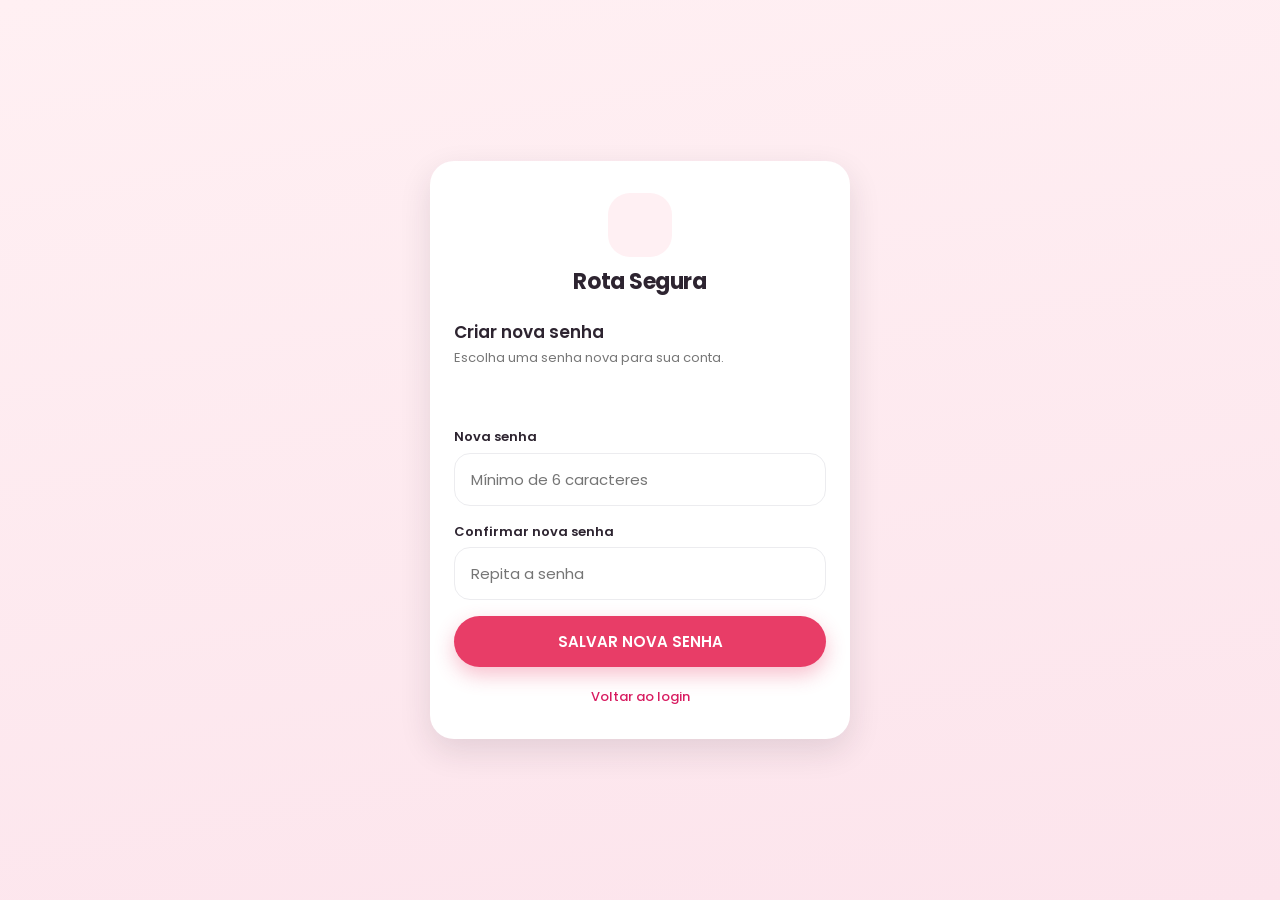
<file: pages/nova-senha.html>
<!DOCTYPE html>
<html lang="pt-BR">
<head>
  <meta charset="UTF-8">
  <meta name="viewport" content="width=device-width, initial-scale=1">
  <meta name="theme-color" content="#E83D67">
  <title>Nova senha — Rota Segura</title>
  <link rel="manifest" href="../manifest.json">
  <link rel="apple-touch-icon" href="../assets/icone-192.png">
  <link rel="icon" type="image/png" href="../assets/icone-192.png">

  <meta property="og:type" content="website">
  <meta property="og:url" content="https://drogariatopfarma.github.io/rota-segura/pages/nova-senha.html">
  <meta property="og:title" content="Nova senha — Rota Segura">
  <meta property="og:description" content="Plataforma colaborativa de segurança para mulheres em deslocamentos urbanos.">
  <meta property="og:image" content="https://drogariatopfarma.github.io/rota-segura/assets/icone-512.png">
  <meta name="twitter:card" content="summary_large_image">

  <link rel="preconnect" href="https://fonts.googleapis.com">
  <link rel="preconnect" href="https://fonts.gstatic.com" crossorigin>
  <link href="https://fonts.googleapis.com/css2?family=Poppins:wght@400;500;600;700&display=swap" rel="stylesheet">

  <link rel="stylesheet" href="../css/variables.css">
  <link rel="stylesheet" href="../css/global.css">
  <link rel="stylesheet" href="../css/components.css">
  <link rel="stylesheet" href="../css/auth.css">
  <link rel="stylesheet" href="../css/responsive.css">
</head>
<body class="auth-body">
  <main class="auth-caixa">
    <div class="auth-marca">
      <div class="auth-marca__escudo" data-icone="cadeado" data-tamanho="34" aria-hidden="true"></div>
      <span class="auth-marca__nome">Rota Segura</span>
    </div>

    <h1 class="auth-titulo">Criar nova senha</h1>
    <p class="auth-subtitulo">Escolha uma senha nova para sua conta.</p>

    <div id="mensagem" class="mensagem" hidden></div>

    <form id="form-nova-senha" novalidate>
      <div class="campo">
        <label for="senha">Nova senha</label>
        <div class="senha-wrapper">
          <input type="password" id="senha" name="senha" autocomplete="new-password"
                 placeholder="Mínimo de 6 caracteres" required aria-describedby="erro-senha">
          <button type="button" class="senha-toggle" data-alvo="senha"
                  data-icone="olho" data-tamanho="20" aria-label="Mostrar senha"></button>
        </div>
        <span class="campo-erro" id="erro-senha" hidden></span>
      </div>

      <div class="campo">
        <label for="confirmar">Confirmar nova senha</label>
        <div class="senha-wrapper">
          <input type="password" id="confirmar" name="confirmar" autocomplete="new-password"
                 placeholder="Repita a senha" required aria-describedby="erro-confirmar">
          <button type="button" class="senha-toggle" data-alvo="confirmar"
                  data-icone="olho" data-tamanho="20" aria-label="Mostrar senha"></button>
        </div>
        <span class="campo-erro" id="erro-confirmar" hidden></span>
      </div>

      <button type="submit" class="btn btn-primario btn-bloco">SALVAR NOVA SENHA</button>
    </form>

    <p class="auth-rodape"><a href="login.html">Voltar ao login</a></p>
  </main>

  <script type="module">
    import { aplicarIcones } from '../js/icons.js';
    import { iniciarAuth } from '../js/auth.js';
    aplicarIcones();
    iniciarAuth();
  </script>
</body>
</html>
</file>
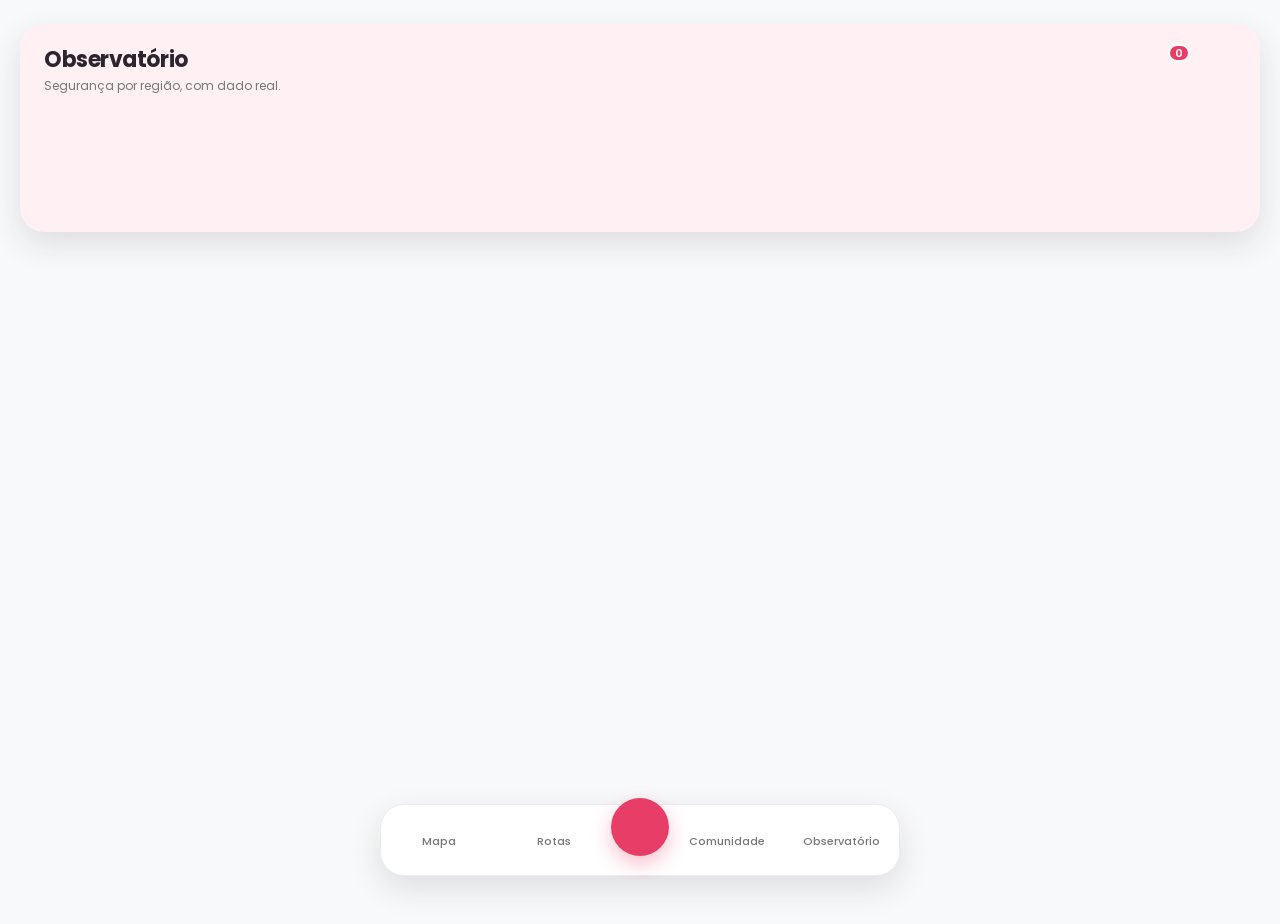
<file: pages/observatorio.html>
<!DOCTYPE html>
<html lang="pt-BR">
<head>
  <meta charset="UTF-8">
  <meta name="viewport" content="width=device-width, initial-scale=1">
  <meta name="theme-color" content="#E83D67">
  <title>Observatório — Rota Segura</title>
  <link rel="manifest" href="../manifest.json">
  <link rel="apple-touch-icon" href="../assets/icone-192.png">
  <link rel="icon" type="image/png" href="../assets/icone-192.png">

  <meta property="og:type" content="website">
  <meta property="og:url" content="https://drogariatopfarma.github.io/rota-segura/pages/observatorio.html">
  <meta property="og:title" content="Observatório — Rota Segura">
  <meta property="og:description" content="Gráficos reais de segurança por região, a partir de relatos e notícias públicas.">
  <meta property="og:image" content="https://drogariatopfarma.github.io/rota-segura/assets/icone-512.png">
  <meta name="twitter:card" content="summary_large_image">

  <link rel="preconnect" href="https://fonts.googleapis.com">
  <link rel="preconnect" href="https://fonts.gstatic.com" crossorigin>
  <link href="https://fonts.googleapis.com/css2?family=Poppins:wght@400;500;600;700&display=swap" rel="stylesheet">

  <link rel="stylesheet" href="../css/variables.css">
  <link rel="stylesheet" href="../css/global.css">
  <link rel="stylesheet" href="../css/components.css">
  <link rel="stylesheet" href="../css/map.css">
  <link rel="stylesheet" href="../css/comunidade.css">
  <link rel="stylesheet" href="../css/responsive.css">
</head>
<body>
  <div class="app-shell">

    <!-- ================= CABEÇALHO ================= -->
    <header class="topo">
      <div>
        <span class="topo__titulo">Observatório</span><br>
        <span class="topo__slogan">Segurança por região, com dado real.</span>
      </div>

      <div class="topo__acoes">
        <button type="button" class="topo__botao" id="botao-notificacoes" aria-label="Notificações">
          <span data-icone="sino" data-tamanho="24" aria-hidden="true"></span>
          <span class="badge" id="badge-notificacoes" hidden>0</span>
        </button>
        <button type="button" class="topo__botao" id="botao-menu" aria-label="Abrir menu">
          <span data-icone="menu" data-tamanho="24" aria-hidden="true"></span>
        </button>
      </div>
    </header>

    <div class="observatorio" id="observatorio"></div>
  </div>

  <!-- ================= BOTTOM NAVIGATION ================= -->
  <nav class="bottom-nav" aria-label="Navegação principal">
    <a class="bottom-nav__item" href="mapa.html">
      <span data-icone="mapa" data-tamanho="22" aria-hidden="true"></span>
      <span class="bottom-nav__rotulo">Mapa</span>
    </a>
    <a class="bottom-nav__item" href="rotas.html">
      <span data-icone="rotas" data-tamanho="22" aria-hidden="true"></span>
      <span class="bottom-nav__rotulo">Rotas</span>
    </a>
    <button type="button" class="bottom-nav__fab" id="botao-central" aria-label="Cadastrar">
      <span data-icone="mais" data-tamanho="28" aria-hidden="true"></span>
    </button>
    <a class="bottom-nav__item" href="alertas.html">
      <span data-icone="sino" data-tamanho="22" aria-hidden="true"></span>
      <span class="bottom-nav__rotulo">Comunidade</span>
    </a>
    <a class="bottom-nav__item" href="observatorio.html">
      <span data-icone="grafico" data-tamanho="22" aria-hidden="true"></span>
      <span class="bottom-nav__rotulo">Observatório</span>
    </a>
  </nav>

  <!-- ================= MODAL: NOTIFICAÇÕES ================= -->
  <div class="modal" id="modal-notificacoes" role="dialog" aria-modal="true"
       aria-labelledby="titulo-modal-notificacoes" hidden>
    <div class="modal__caixa">
      <div class="modal__cabecalho">
        <h2 class="modal__titulo" id="titulo-modal-notificacoes">Notificações</h2>
        <div class="modal__cabecalho-acoes">
          <button type="button" class="btn-texto" id="btn-limpar-notificacoes">Limpar</button>
          <button type="button" class="btn-icone" data-fechar aria-label="Fechar">
            <span data-icone="fechar" data-tamanho="20" aria-hidden="true"></span>
          </button>
        </div>
      </div>
      <div id="notificacoes-lista"></div>
    </div>
  </div>

  <!-- ================= MODAL: MENU ================= -->
  <div class="modal" id="modal-menu" role="dialog" aria-modal="true"
       aria-labelledby="titulo-modal-menu" hidden>
    <div class="modal__caixa">
      <div class="modal__cabecalho">
        <h2 class="modal__titulo" id="titulo-modal-menu">Menu</h2>
        <button type="button" class="btn-icone" data-fechar aria-label="Fechar">
          <span data-icone="fechar" data-tamanho="20" aria-hidden="true"></span>
        </button>
      </div>
      <p class="menu-saudacao">Conectada como <strong id="nome-usuaria">...</strong></p>

      <a class="modal__opcao" href="perfil.html">
        <span class="modal__opcao__icone" data-icone="perfil" data-tamanho="22" aria-hidden="true"></span>
        <span><span class="modal__opcao__titulo">Meu perfil</span></span>
      </a>
      <a class="modal__opcao" href="perfil.html#relatos">
        <span class="modal__opcao__icone" data-icone="escudo" data-tamanho="22" aria-hidden="true"></span>
        <span><span class="modal__opcao__titulo">Meus relatos</span></span>
      </a>
      <a class="modal__opcao" href="perfil.html#contatos">
        <span class="modal__opcao__icone" data-icone="telefone" data-tamanho="22" aria-hidden="true"></span>
        <span><span class="modal__opcao__titulo">Contatos de emergência</span></span>
      </a>
      <a class="modal__opcao" href="ajuda.html">
        <span class="modal__opcao__icone" data-icone="coracao" data-tamanho="22" aria-hidden="true"></span>
        <span><span class="modal__opcao__titulo">Central de ajuda</span></span>
      </a>
      <button type="button" class="modal__opcao" data-trocar-modal="modal-notificacoes">
        <span class="modal__opcao__icone" data-icone="sino" data-tamanho="22" aria-hidden="true"></span>
        <span><span class="modal__opcao__titulo">Notificações</span></span>
      </button>
      <a class="modal__opcao" href="perfil.html#configuracoes">
        <span class="modal__opcao__icone" data-icone="engrenagem" data-tamanho="22" aria-hidden="true"></span>
        <span><span class="modal__opcao__titulo">Configurações</span></span>
      </a>
      <button type="button" class="modal__opcao" id="menu-baixar-app">
        <span class="modal__opcao__icone" data-icone="baixar" data-tamanho="22" aria-hidden="true"></span>
        <span><span class="modal__opcao__titulo">Baixar app</span></span>
      </button>
      <a class="modal__opcao" href="termos.html">
        <span class="modal__opcao__icone" data-icone="documento" data-tamanho="22" aria-hidden="true"></span>
        <span><span class="modal__opcao__titulo">Termos de uso</span></span>
      </a>
      <button type="button" class="modal__opcao" data-trocar-modal="modal-privacidade">
        <span class="modal__opcao__icone" data-icone="cadeado" data-tamanho="22" aria-hidden="true"></span>
        <span><span class="modal__opcao__titulo">Privacidade</span></span>
      </button>

      <button type="button" class="btn btn-secundario btn-bloco menu-sair" data-acao="sair">Sair da conta</button>
    </div>
  </div>

  <!-- ================= MODAL: PRIVACIDADE ================= -->
  <div class="modal" id="modal-privacidade" role="dialog" aria-modal="true"
       aria-labelledby="titulo-modal-privacidade" hidden>
    <div class="modal__caixa">
      <div class="modal__cabecalho">
        <h2 class="modal__titulo" id="titulo-modal-privacidade">Privacidade</h2>
        <button type="button" class="btn-icone" data-fechar aria-label="Fechar">
          <span data-icone="fechar" data-tamanho="20" aria-hidden="true"></span>
        </button>
      </div>
      <p class="modal__texto">
        Seus dados de conta (nome, e-mail, telefone, avatar) ficam armazenados no Supabase,
        protegidos por regras de acesso (Row Level Security) — por exemplo, seus contatos de
        emergência só podem ser vistos por você.
      </p>
      <p class="modal__texto">
        A localização usada pelo botão SOS é lida na hora e nunca é salva em nosso banco de
        dados. Relatos, pontos de apoio e publicações que você cadastra ficam visíveis para
        outras usuárias logadas, porque esse é o propósito da plataforma.
      </p>
      <p class="modal__texto">
        Você pode editar seus dados e excluir seus contatos de emergência a qualquer momento
        pela tela de Perfil.
      </p>
    </div>
  </div>

  <!-- ================= MODAL: BAIXAR APP ================= -->
  <div class="modal" id="modal-baixar-app" role="dialog" aria-modal="true"
       aria-labelledby="titulo-modal-baixar-app" hidden>
    <div class="modal__caixa">
      <div class="modal__cabecalho">
        <h2 class="modal__titulo" id="titulo-modal-baixar-app">Baixar o app</h2>
        <button type="button" class="btn-icone" data-fechar aria-label="Fechar">
          <span data-icone="fechar" data-tamanho="20" aria-hidden="true"></span>
        </button>
      </div>
      <p class="modal__texto">
        O Rota Segura pode ficar como um ícone na tela do seu celular, abrindo direto sem
        precisar do navegador. O passo muda um pouco conforme o aparelho:
      </p>
      <p class="modal__texto">
        <strong>iPhone (Safari):</strong> toque no ícone de compartilhar (o quadrado com a
        seta pra cima) → "Adicionar à Tela de Início" → Adicionar.
      </p>
      <p class="modal__texto">
        <strong>Android (Chrome):</strong> toque nos três pontinhos do navegador → "Instalar
        aplicativo" ou "Adicionar à tela inicial".
      </p>
      <p class="modal__texto">
        <strong>Computador (Chrome/Edge):</strong> procure o ícone de instalação na barra de
        endereço, ou no menu do navegador → "Instalar Rota Segura".
      </p>
    </div>
  </div>

  <!-- ================= SCRIPTS ================= -->
  <script src="../vendor/chart.js/chart.umd.min.js"></script>
  <script type="module" src="../js/observatorio.js"></script>
  <script type="module">
    import { abrirModal, toast } from '../js/ui.js';
    document.getElementById('botao-menu')
      ?.addEventListener('click', () => abrirModal('modal-menu'));
    // Observatório não tem formulário de cadastro próprio (mesmo princípio
    // de js/routes.js, botão-central lá) — manda pra tela que tem.
    document.getElementById('botao-central')
      ?.addEventListener('click', () => {
        toast('Para cadastrar, vá até a tela do Mapa.', 'info');
        window.location.href = 'mapa.html';
      });
  </script>
</body>
</html>
</file>
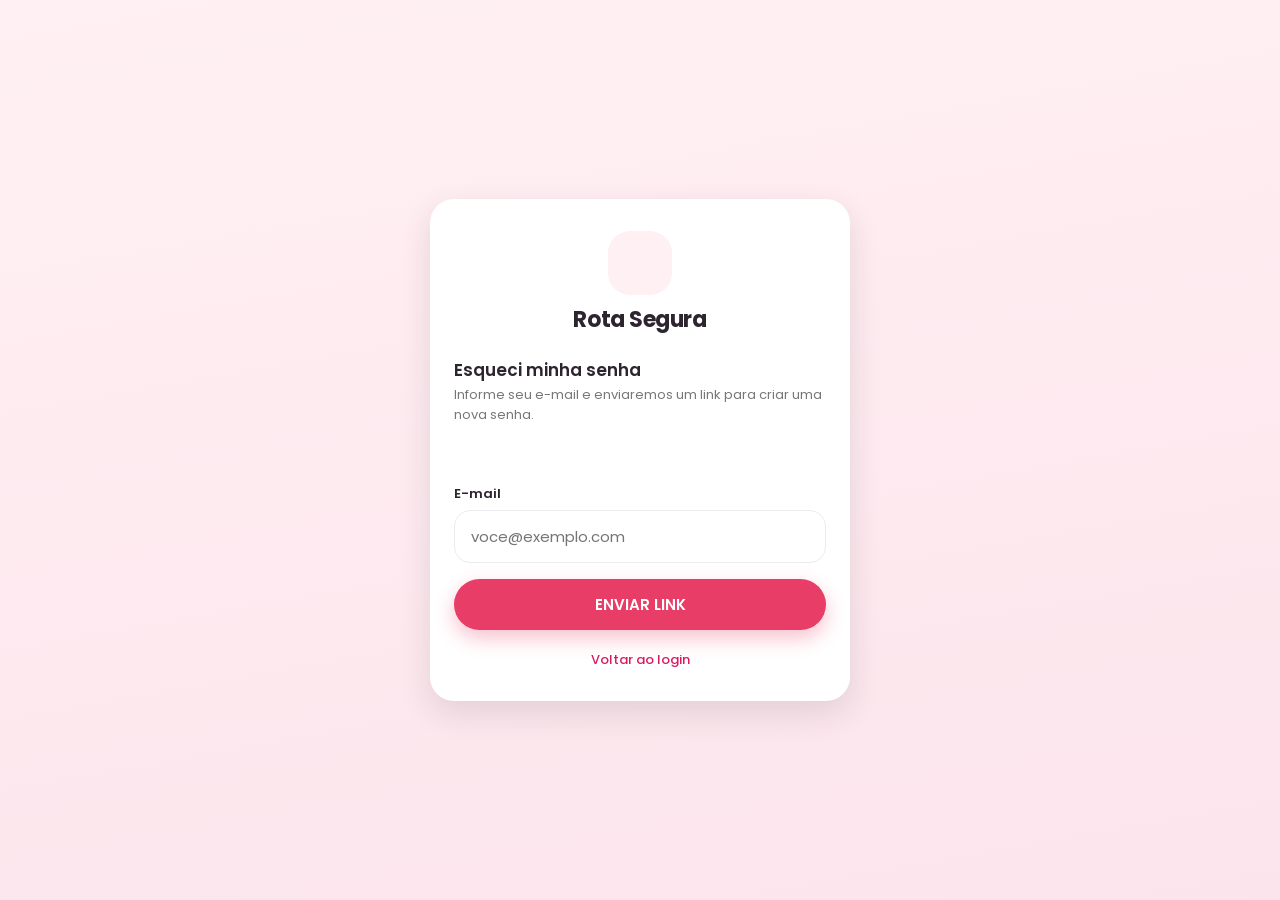
<file: pages/recuperar-senha.html>
<!DOCTYPE html>
<html lang="pt-BR">
<head>
  <meta charset="UTF-8">
  <meta name="viewport" content="width=device-width, initial-scale=1">
  <meta name="theme-color" content="#E83D67">
  <title>Recuperar senha — Rota Segura</title>
  <link rel="manifest" href="../manifest.json">
  <link rel="apple-touch-icon" href="../assets/icone-192.png">
  <link rel="icon" type="image/png" href="../assets/icone-192.png">

  <meta property="og:type" content="website">
  <meta property="og:url" content="https://drogariatopfarma.github.io/rota-segura/pages/recuperar-senha.html">
  <meta property="og:title" content="Recuperar senha — Rota Segura">
  <meta property="og:description" content="Plataforma colaborativa de segurança para mulheres em deslocamentos urbanos.">
  <meta property="og:image" content="https://drogariatopfarma.github.io/rota-segura/assets/icone-512.png">
  <meta name="twitter:card" content="summary_large_image">

  <link rel="preconnect" href="https://fonts.googleapis.com">
  <link rel="preconnect" href="https://fonts.gstatic.com" crossorigin>
  <link href="https://fonts.googleapis.com/css2?family=Poppins:wght@400;500;600;700&display=swap" rel="stylesheet">

  <link rel="stylesheet" href="../css/variables.css">
  <link rel="stylesheet" href="../css/global.css">
  <link rel="stylesheet" href="../css/components.css">
  <link rel="stylesheet" href="../css/auth.css">
  <link rel="stylesheet" href="../css/responsive.css">
</head>
<body class="auth-body">
  <main class="auth-caixa">
    <div class="auth-marca">
      <div class="auth-marca__escudo" data-icone="cadeado" data-tamanho="34" aria-hidden="true"></div>
      <span class="auth-marca__nome">Rota Segura</span>
    </div>

    <h1 class="auth-titulo">Esqueci minha senha</h1>
    <p class="auth-subtitulo">Informe seu e-mail e enviaremos um link para criar uma nova senha.</p>

    <div id="mensagem" class="mensagem" hidden></div>

    <form id="form-recuperar" novalidate>
      <div class="campo">
        <label for="email">E-mail</label>
        <input type="email" id="email" name="email" autocomplete="email"
               placeholder="voce@exemplo.com" required aria-describedby="erro-email">
        <span class="campo-erro" id="erro-email" hidden></span>
      </div>

      <button type="submit" class="btn btn-primario btn-bloco">ENVIAR LINK</button>
    </form>

    <p class="auth-rodape"><a href="login.html">Voltar ao login</a></p>
  </main>

  <script type="module">
    import { aplicarIcones } from '../js/icons.js';
    import { iniciarAuth } from '../js/auth.js';
    aplicarIcones();
    iniciarAuth();
  </script>
</body>
</html>
</file>
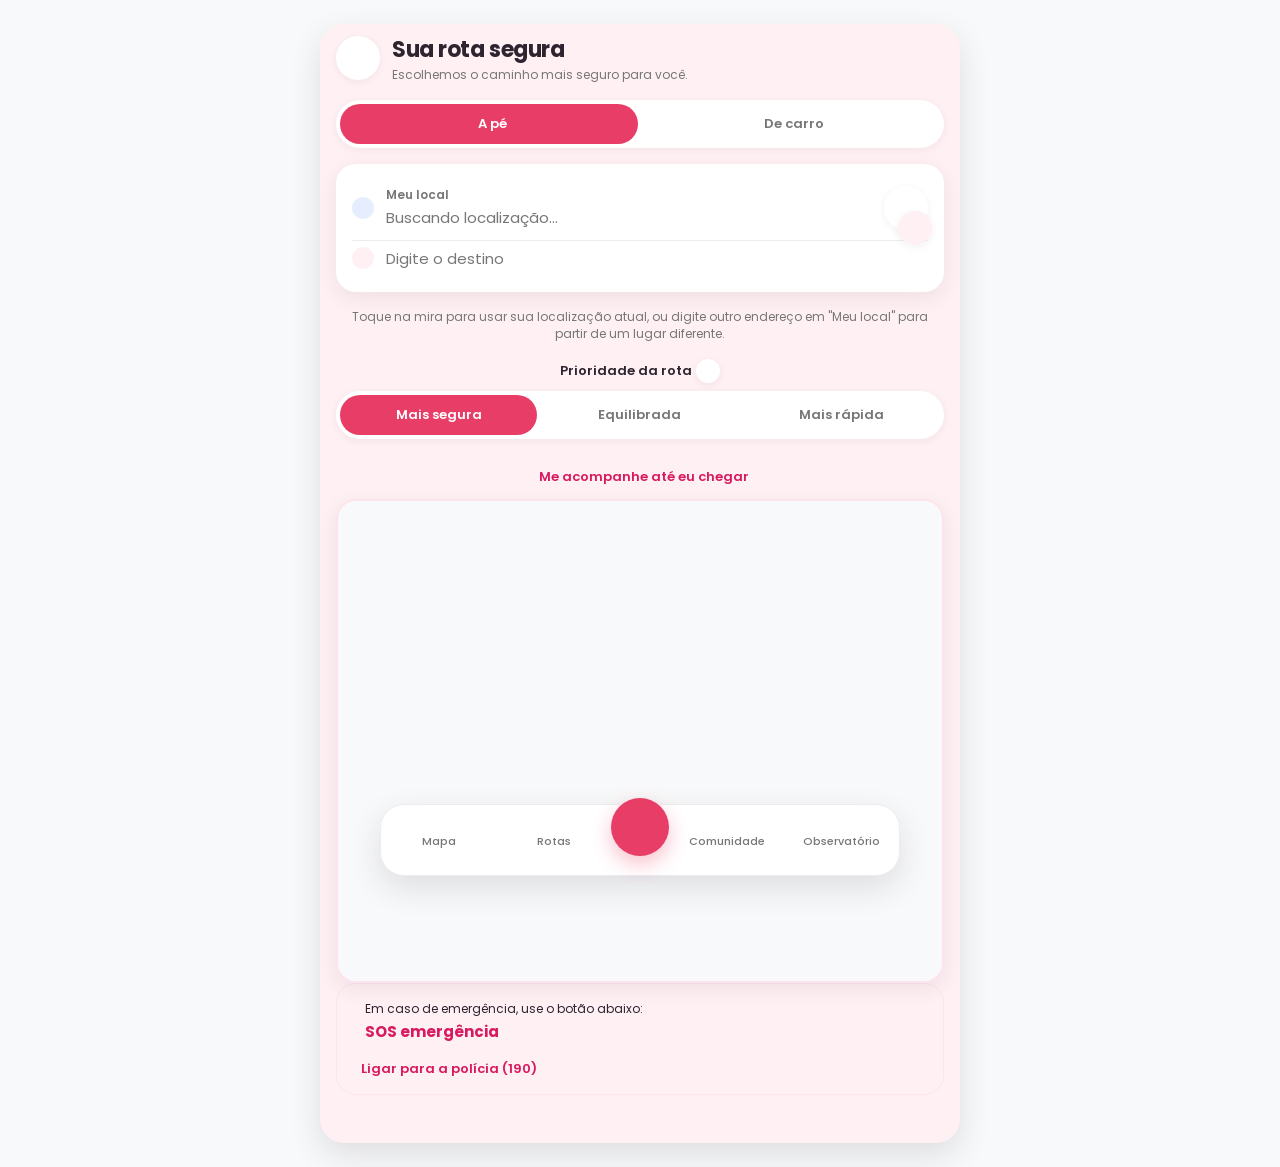
<file: pages/rotas.html>
<!DOCTYPE html>
<html lang="pt-BR">
<head>
  <meta charset="UTF-8">
  <meta name="viewport" content="width=device-width, initial-scale=1">
  <meta name="theme-color" content="#E83D67">
  <title>Sua rota segura — Rota Segura</title>
  <link rel="manifest" href="../manifest.json">
  <link rel="apple-touch-icon" href="../assets/icone-192.png">
  <link rel="icon" type="image/png" href="../assets/icone-192.png">

  <meta property="og:type" content="website">
  <meta property="og:url" content="https://drogariatopfarma.github.io/rota-segura/pages/rotas.html">
  <meta property="og:title" content="Sua rota segura — Rota Segura">
  <meta property="og:description" content="Plataforma colaborativa de segurança para mulheres em deslocamentos urbanos.">
  <meta property="og:image" content="https://drogariatopfarma.github.io/rota-segura/assets/icone-512.png">
  <meta name="twitter:card" content="summary_large_image">

  <link rel="preconnect" href="https://fonts.googleapis.com">
  <link rel="preconnect" href="https://fonts.gstatic.com" crossorigin>
  <link href="https://fonts.googleapis.com/css2?family=Poppins:wght@400;500;600;700&display=swap" rel="stylesheet">

  <!-- Leaflet (mapa) — arquivo local (vendor/), não CDN: evita bloqueio de
       "Tracking Prevention" do navegador pra domínio de terceiro. -->
  <link rel="stylesheet" href="../vendor/leaflet/leaflet.css">

  <link rel="stylesheet" href="../css/variables.css">
  <link rel="stylesheet" href="../css/global.css">
  <link rel="stylesheet" href="../css/components.css">
  <link rel="stylesheet" href="../css/map.css">
  <link rel="stylesheet" href="../css/rotas.css">
  <link rel="stylesheet" href="../css/carona.css">
  <link rel="stylesheet" href="../css/responsive.css">
</head>
<body>
  <div id="app-rotas">

    <!-- Só aparece com ?simular=1 na URL — nunca em uso normal -->
    <div class="faixa-teste" id="faixa-teste" hidden>
      MODO TESTE — GPS simulado. Toque no mapa para "andar".
    </div>

    <!-- ================= CABEÇALHO ================= -->
    <header class="topo-rota" id="topo-rota">
      <button type="button" class="btn-icone" id="rota-voltar" aria-label="Voltar ao mapa">
        <span data-icone="voltar" data-tamanho="20" aria-hidden="true"></span>
      </button>
      <div>
        <h1 class="topo-rota__titulo" id="rota-titulo">Sua rota segura</h1>
        <p class="topo-rota__subtitulo" id="rota-subtitulo">Escolhemos o caminho mais seguro para você.</p>
      </div>
    </header>

    <!-- ================= PLANEJAMENTO ================= -->
    <div id="painel-planejamento">
      <div class="rota-modo" role="group" aria-label="Meio de transporte">
        <button type="button" class="rota-modo__opcao" id="rota-modo-pe" data-perfil="foot-walking" aria-pressed="true">
          <span data-icone="andando" data-tamanho="18" aria-hidden="true"></span> A pé
        </button>
        <button type="button" class="rota-modo__opcao" id="rota-modo-carro" data-perfil="driving-car" aria-pressed="false">
          <span data-icone="carro" data-tamanho="18" aria-hidden="true"></span> De carro
        </button>
      </div>

      <form class="card rota-origem-destino" id="form-rota" role="search">
        <div class="rota-ponto">
          <span class="rota-ponto__marcador rota-ponto__marcador--origem">
            <span data-icone="mira" data-tamanho="14" aria-hidden="true"></span>
          </span>
          <div class="rota-ponto__campo campo--busca">
            <label id="rota-origem-label" for="rota-origem-texto">Meu local</label>
            <input type="search" id="rota-origem-texto" placeholder="Buscando localização..." autocomplete="off">
            <div class="sugestoes" id="rota-origem-sugestoes" hidden></div>
          </div>
          <button type="button" class="btn-icone" id="rota-atualizar-origem" aria-label="Usar minha localização atual">
            <span data-icone="mira" data-tamanho="16" aria-hidden="true"></span>
          </button>
        </div>

        <div class="rota-ponto">
          <span class="rota-ponto__marcador rota-ponto__marcador--destino">
            <span data-icone="bandeira" data-tamanho="14" aria-hidden="true"></span>
          </span>
          <div class="rota-ponto__campo campo--busca">
            <label class="sr-only" for="rota-destino">Destino</label>
            <input type="search" id="rota-destino" placeholder="Digite o destino" autocomplete="off">
            <div class="sugestoes" id="rota-sugestoes" hidden></div>
          </div>
        </div>

        <button type="button" class="rota-inverter" id="rota-inverter" aria-label="Inverter origem e destino">
          <span data-icone="trocar" data-tamanho="18" aria-hidden="true"></span>
        </button>
      </form>

      <p class="rota-dica-origem">
        Toque na mira para usar sua localização atual, ou digite outro endereço em "Meu local"
        para partir de um lugar diferente.
      </p>

      <div class="rota-preferencia__cabecalho">
        <span>Prioridade da rota</span>
        <button type="button" class="btn-icone" id="abrir-como-calculamos" aria-label="Como calculamos a rota mais segura">
          <span data-icone="info" data-tamanho="16" aria-hidden="true"></span>
        </button>
      </div>
      <div class="rota-modo" role="group" aria-label="Prioridade da rota" id="rota-preferencia">
        <button type="button" class="rota-modo__opcao" data-preferencia="segura" aria-pressed="true">Mais segura</button>
        <button type="button" class="rota-modo__opcao" data-preferencia="equilibrada" aria-pressed="false">Equilibrada</button>
        <button type="button" class="rota-modo__opcao" data-preferencia="rapida" aria-pressed="false">Mais rápida</button>
      </div>

      <button type="button" class="rota-link-carona" id="abrir-painel-carona">
        <span data-icone="pino" data-tamanho="16" aria-hidden="true"></span>
        Me acompanhe até eu chegar
      </button>
    </div>

    <!-- ================= ACOMPANHAR TRAJETO =================
         Não é rota própria — não tem origem/destino nem cálculo de rota.
         Serve pra dois casos: (1) carona de app (Uber/99) — cola o link de
         "compartilhar corrida" que o próprio app dela já gera (não existe
         API pública que leia o GPS de uma corrida de terceiro, ver
         js/carona.js), ou (2) só andando sozinha até algum lugar, sem
         nenhum link (o campo de link é opcional). Nos dois casos, define o
         horário esperado de chegada e o Rota Segura lembra ela de
         confirmar que chegou bem. -->
    <div class="card rota-carona" id="painel-carona" hidden>
      <div class="rota-carona__topo">
        <button type="button" class="btn-icone" id="carona-voltar" aria-label="Voltar">
          <span data-icone="voltar" data-tamanho="20" aria-hidden="true"></span>
        </button>
        <h2>Acompanhar trajeto</h2>
      </div>

      <p class="rota-carona__aviso">
        <span data-icone="alerta" data-tamanho="16" aria-hidden="true"></span>
        Isso é um lembrete, não uma ligação de emergência — em perigo real, ligue 190.
      </p>

      <a href="tel:190" class="btn btn-secundario btn-bloco rota-carona__policia">
        <span data-icone="telefone" data-tamanho="18" aria-hidden="true"></span>
        Ligar para a polícia (190)
      </a>

      <div id="mensagem-carona" class="mensagem" hidden></div>

      <form id="form-carona" novalidate>
        <div class="campo">
          <label for="carona-link">Link de "compartilhar corrida" (Uber ou 99) — opcional</label>
          <input type="url" id="carona-link" name="link" placeholder="Só se for de carro por app — deixe em branco se for a pé">
        </div>

        <div class="campo campo--busca">
          <label for="carona-destino-busca">Pra onde você vai?</label>
          <input type="search" id="carona-destino-busca" placeholder="Digite: rua, número, cidade" autocomplete="off" required>
          <div class="sugestoes" id="carona-destino-sugestoes" hidden></div>
        </div>

        <div class="local-resumo" id="carona-destino-escolhido" role="status" hidden></div>
        <div class="mini-mapa" id="carona-destino-mapa"
             role="img" aria-label="Mapa de conferência do destino escolhido"></div>

        <div class="campo">
          <label for="carona-chegada">Horário esperado de chegada</label>
          <input type="time" id="carona-chegada" name="chegada" required>
        </div>

        <button type="button" class="btn btn-secundario btn-bloco" id="carona-avisar-agora">
          <span data-icone="compartilhar" data-tamanho="18" aria-hidden="true"></span>
          Avisar agora que comecei o trajeto
        </button>

        <button type="submit" class="btn btn-primario btn-bloco">Começar a acompanhar</button>
      </form>

      <div id="carona-acompanhando" hidden>
        <div class="rota-carona__contador" id="carona-contador">—</div>
        <p class="rota-carona__destino" id="carona-destino-texto"></p>

        <button type="button" class="btn btn-primario btn-bloco" id="carona-cheguei-bem">
          <span data-icone="votoPositivo" data-tamanho="18" aria-hidden="true"></span>
          Cheguei bem
        </button>
        <button type="button" class="btn btn-secundario btn-bloco" id="carona-compartilhar-contato">
          <span data-icone="compartilhar" data-tamanho="18" aria-hidden="true"></span>
          Compartilhar com contato
        </button>
        <button type="button" class="btn btn-secundario btn-bloco" id="carona-ligar-contato">
          <span data-icone="telefone" data-tamanho="18" aria-hidden="true"></span>
          Ligar para o contato
        </button>
        <button type="button" class="rota-carona__encerrar" id="carona-encerrar">
          Encerrar acompanhamento
        </button>
      </div>
    </div>

    <!-- O mapa fica FORA dos painéis de planejamento/navegação — precisa
         continuar visível nos dois, para acompanhar o trajeto durante a
         navegação em vez de sumir junto com o formulário. Durante a
         navegação ativa (routes.js liga a classe "rota-mapa-wrapper--
         navegando"), ele passa a ocupar a tela inteira, estilo Google Maps/
         Waze — os botões abaixo só ficam visíveis nesse modo. -->
    <div class="mapa-wrapper rota-mapa-wrapper" id="rota-mapa-wrapper">
      <div id="rota-mapa" role="img" aria-label="Mapa com a rota calculada"></div>

      <button type="button" class="navegacao-flutuante navegacao-flutuante--colapsar" id="navegacao-colapsar" hidden aria-label="Encerrar navegação">
        <span data-icone="voltar" data-tamanho="20" aria-hidden="true"></span>
      </button>

      <button type="button" class="navegacao-flutuante navegacao-flutuante--voz" id="navegacao-voz" hidden aria-pressed="true" aria-label="Desligar narração por voz">
        <span data-icone="som" data-tamanho="20" aria-hidden="true"></span>
      </button>

      <div class="navegacao-instrucao" id="navegacao-instrucao" hidden></div>

      <button type="button" class="navegacao-flutuante navegacao-flutuante--acao acao-recentralizar" id="navegacao-recentralizar-flutuante" hidden>
        <span data-icone="mira" data-tamanho="20" aria-hidden="true"></span>
        <span>Recentrar</span>
      </button>
    </div>

    <div class="card rota-card" id="rota-card" hidden></div>

    <!-- ================= NAVEGAÇÃO ATIVA (folha inferior) ================= -->
    <div class="rota-navegacao rota-navegacao--folha" id="painel-navegacao" hidden>
      <div class="rota-navegacao__alca" aria-hidden="true"></div>
      <h2 class="sr-only" id="navegacao-destino">Indo para —</h2>
      <div class="rota-navegacao__topo">
        <div>
          <div class="rota-navegacao__tempo" id="navegacao-tempo">— min</div>
          <div class="rota-navegacao__distancia" id="navegacao-distancia">— km</div>
          <div class="rota-navegacao__chegada">Chegada prevista: <span id="navegacao-chegada">—</span></div>
        </div>
        <button type="button" class="btn rota-navegacao__pill" id="navegacao-encerrar">
          <span data-icone="fechar" data-tamanho="16" aria-hidden="true"></span> Encerrar rota
        </button>
      </div>
      <div class="rota-navegacao__acoes-rapidas">
        <button type="button" class="rota-navegacao__acao-rapida acao-recentralizar">
          <span data-icone="mira" data-tamanho="20" aria-hidden="true"></span><span>Recentrar</span>
        </button>
        <button type="button" class="rota-navegacao__acao-rapida" id="navegacao-compartilhar">
          <span data-icone="compartilhar" data-tamanho="20" aria-hidden="true"></span><span>Compartilhar rota</span>
        </button>
        <button type="button" class="rota-navegacao__acao-rapida" id="navegacao-pontos-apoio">
          <span data-icone="escudo" data-tamanho="20" aria-hidden="true"></span><span>Pontos de apoio</span>
        </button>
        <button type="button" class="rota-navegacao__acao-rapida" id="navegacao-opcoes">
          <span data-icone="engrenagem" data-tamanho="20" aria-hidden="true"></span><span>Opções da rota</span>
        </button>
      </div>
    </div>

    <!-- ================= SOS (visível o tempo todo) ================= -->
    <div class="rota-sos" id="rota-sos">
      <button type="button" class="rota-sos__botao" id="rota-sos-botao">
        <span data-icone="sos" data-tamanho="26" aria-hidden="true"></span>
        <span class="rota-sos__texto">
          Em caso de emergência, use o botão abaixo:
          <span class="rota-sos__label">SOS emergência</span>
        </span>
        <span data-icone="voltar" data-tamanho="16" aria-hidden="true" class="rota-sos__seta"></span>
      </button>
      <a href="tel:190" class="rota-sos__policia">
        <span data-icone="telefone" data-tamanho="16" aria-hidden="true"></span>
        Ligar para a polícia (190)
      </a>
    </div>
  </div>

  <!-- ================= BOTTOM NAVIGATION ================= -->
  <nav class="bottom-nav" id="rota-bottom-nav" aria-label="Navegação principal">
    <a class="bottom-nav__item" href="mapa.html">
      <span data-icone="mapa" data-tamanho="22" aria-hidden="true"></span>
      <span class="bottom-nav__rotulo">Mapa</span>
    </a>
    <a class="bottom-nav__item" href="rotas.html">
      <span data-icone="rotas" data-tamanho="22" aria-hidden="true"></span>
      <span class="bottom-nav__rotulo">Rotas</span>
    </a>
    <button type="button" class="bottom-nav__fab" id="botao-central" aria-label="Cadastrar">
      <span data-icone="mais" data-tamanho="28" aria-hidden="true"></span>
    </button>
    <a class="bottom-nav__item" href="alertas.html">
      <span data-icone="sino" data-tamanho="22" aria-hidden="true"></span>
      <span class="bottom-nav__rotulo">Comunidade</span>
    </a>
    <a class="bottom-nav__item" href="observatorio.html">
      <span data-icone="grafico" data-tamanho="22" aria-hidden="true"></span>
      <span class="bottom-nav__rotulo">Observatório</span>
    </a>
  </nav>

  <!-- ================= MODAL: SAIU DA ROTA ================= -->
  <div class="modal" id="modal-saiu-rota" role="dialog" aria-modal="true" aria-labelledby="titulo-saiu-rota" hidden>
    <div class="modal__caixa">
      <div class="modal__cabecalho">
        <h2 class="modal__titulo" id="titulo-saiu-rota">Você saiu da rota</h2>
      </div>
      <p class="rota-modal__texto">Você deseja escolher outra rota?</p>
      <div class="rota-modal__acoes">
        <button type="button" class="btn btn-primario btn-bloco" id="btn-continuar-rota">CONTINUAR NA ROTA ATUAL</button>
        <button type="button" class="btn btn-secundario btn-bloco" id="btn-escolher-outra-rota">ESCOLHER OUTRA ROTA</button>
      </div>
    </div>
  </div>

  <!-- ================= MODAL: CHEGADA ================= -->
  <div class="modal" id="modal-chegada" role="dialog" aria-modal="true" aria-labelledby="titulo-chegada" hidden>
    <div class="modal__caixa">
      <div class="modal__cabecalho">
        <h2 class="modal__titulo" id="titulo-chegada">Você chegou ao destino</h2>
      </div>
      <p class="rota-modal__texto">Esperamos que sua caminhada tenha sido tranquila.</p>
      <button type="button" class="btn btn-primario btn-bloco" id="btn-concluir-chegada">CONCLUIR</button>
    </div>
  </div>

  <!-- ================= MODAL: ENCERRAR MANUALMENTE ================= -->
  <div class="modal" id="modal-encerrar-rota" role="dialog" aria-modal="true" aria-labelledby="titulo-encerrar-rota" hidden>
    <div class="modal__caixa">
      <div class="modal__cabecalho">
        <h2 class="modal__titulo" id="titulo-encerrar-rota">Encerrar rota?</h2>
      </div>
      <p class="rota-modal__texto">Isso para o acompanhamento da sua caminhada.</p>
      <div class="rota-modal__acoes">
        <button type="button" class="btn btn-secundario btn-bloco" data-fechar>CONTINUAR</button>
        <button type="button" class="btn btn-primario btn-bloco" id="btn-confirmar-encerrar">ENCERRAR</button>
      </div>
    </div>
  </div>

  <!-- ================= MODAL: OPÇÕES DA ROTA ================= -->
  <div class="modal" id="modal-opcoes-rota" role="dialog" aria-modal="true" aria-labelledby="titulo-opcoes-rota" hidden>
    <div class="modal__caixa">
      <div class="modal__cabecalho">
        <h2 class="modal__titulo" id="titulo-opcoes-rota">Opções da rota</h2>
        <button type="button" class="btn-icone" data-fechar aria-label="Fechar">
          <span data-icone="fechar" data-tamanho="20" aria-hidden="true"></span>
        </button>
      </div>
      <div class="rota-modal__acoes">
        <button type="button" class="btn btn-secundario btn-bloco" id="btn-trocar-rota">TROCAR DE ROTA</button>
        <button type="button" class="btn btn-primario btn-bloco" id="btn-opcoes-encerrar">ENCERRAR ROTA</button>
      </div>
    </div>
  </div>

  <!-- ================= MODAL: SOS SEM CONTATO ================= -->
  <div class="modal" id="modal-sos-sem-contato" role="dialog" aria-modal="true" aria-labelledby="titulo-sos-sem-contato" hidden>
    <div class="modal__caixa">
      <div class="modal__cabecalho">
        <h2 class="modal__titulo" id="titulo-sos-sem-contato">Nenhum contato de emergência</h2>
        <button type="button" class="btn-icone" data-fechar aria-label="Fechar">
          <span data-icone="fechar" data-tamanho="20" aria-hidden="true"></span>
        </button>
      </div>
      <p class="rota-modal__texto">
        O SOS e o "Compartilhar rota" avisam um contato de confiança pelo WhatsApp, com sua
        localização — mas você ainda não cadastrou nenhum contato de emergência.
      </p>
      <div class="rota-modal__acoes">
        <a href="perfil.html#contatos" class="btn btn-primario btn-bloco">CADASTRAR CONTATO AGORA</a>
      </div>
      <p class="rota-modal__texto rota-modal__texto--secundario">
        Em caso de emergência real, ligue para o 190 (Polícia) ou 180 (Central de Atendimento
        à Mulher).
      </p>
    </div>
  </div>

  <!-- ================= MODAL: SOS — AVISAR OUTROS CONTATOS =================
       Só aparece quando há MAIS de um contato de emergência cadastrado — o
       SOS já abriu o WhatsApp do principal sozinho (ver acionarSos em
       js/emergency.js); cada botão aqui abre o WhatsApp de mais um contato,
       um de cada vez, a partir de um clique de verdade (nunca vários abertos
       ao mesmo tempo, que o navegador bloquearia como pop-up). -->
  <div class="modal" id="modal-sos-outros-contatos" role="dialog" aria-modal="true"
       aria-labelledby="titulo-sos-outros-contatos" hidden>
    <div class="modal__caixa">
      <div class="modal__cabecalho">
        <h2 class="modal__titulo" id="titulo-sos-outros-contatos">SOS enviado</h2>
        <button type="button" class="btn-icone" data-fechar aria-label="Fechar">
          <span data-icone="fechar" data-tamanho="20" aria-hidden="true"></span>
        </button>
      </div>
      <p class="rota-modal__texto">
        Já abrimos o WhatsApp do seu contato principal. Você também pode avisar:
      </p>
      <div class="rota-modal__acoes" id="sos-outros-contatos-lista"></div>
    </div>
  </div>

  <!-- ================= MODAL: CHECK-IN DO TRAJETO ATRASADO =================
       Aparece sozinho (ver atualizarContador em js/carona.js) a cada 5 min
       de atraso sem confirmação — se ela fechar sem responder, some e volta
       a aparecer no próximo ciclo, de propósito: é um check-in de segurança,
       não só um aviso qualquer pra dispensar. -->
  <div class="modal" id="modal-carona-checkin" role="dialog" aria-modal="true" aria-labelledby="titulo-carona-checkin" hidden>
    <div class="modal__caixa">
      <div class="modal__cabecalho">
        <h2 class="modal__titulo" id="titulo-carona-checkin">Você está bem?</h2>
        <button type="button" class="btn-icone" data-fechar aria-label="Fechar">
          <span data-icone="fechar" data-tamanho="20" aria-hidden="true"></span>
        </button>
      </div>
      <p class="rota-modal__texto">
        Já se passaram <strong id="carona-checkin-minutos">5 min</strong> do horário que você
        esperava chegar e ainda não confirmou. Quer avisar seu contato de emergência?
      </p>
      <div class="rota-modal__acoes">
        <button type="button" class="btn btn-secundario btn-bloco" id="carona-checkin-sim">Sim, estou bem</button>
        <button type="button" class="btn btn-primario btn-bloco" id="carona-checkin-nao">Não, avisar contato</button>
      </div>
    </div>
  </div>

  <!-- ================= MODAL: COMO CALCULAMOS A ROTA MAIS SEGURA =================
       O texto com os pesos reais é preenchido por js/routes.js
       (preencherTextoComoCalculamos) a partir da MESMA configuração usada pra
       pontuar as rotas de verdade — nunca um número digitado solto aqui, que
       poderia ficar desatualizado se o peso mudar no código. -->
  <div class="modal" id="modal-como-calculamos" role="dialog" aria-modal="true"
       aria-labelledby="titulo-como-calculamos" hidden>
    <div class="modal__caixa">
      <div class="modal__cabecalho">
        <h2 class="modal__titulo" id="titulo-como-calculamos">Como calculamos a rota mais segura</h2>
        <button type="button" class="btn-icone" data-fechar aria-label="Fechar">
          <span data-icone="fechar" data-tamanho="20" aria-hidden="true"></span>
        </button>
      </div>
      <div id="texto-como-calculamos"></div>
    </div>
  </div>

  <!-- ================= SCRIPTS ================= -->
  <script src="../vendor/leaflet/leaflet.js"></script>
  <!-- Plugin de rotação do mapa (câmera "de frente", estilo navegação por GPS
       de verdade): mantém tiles/rotas girando com o rumo, mas ícones/marcadores
       ficam retos na tela sozinhos — sem isso, não dá pra rotacionar o mapa
       com Leaflet puro. -->
  <script src="../vendor/leaflet-rotate/leaflet-rotate-src.js"></script>
  <script type="module" src="../js/routes.js"></script>
  <script type="module" src="../js/carona.js"></script>
</body>
</html>
</file>
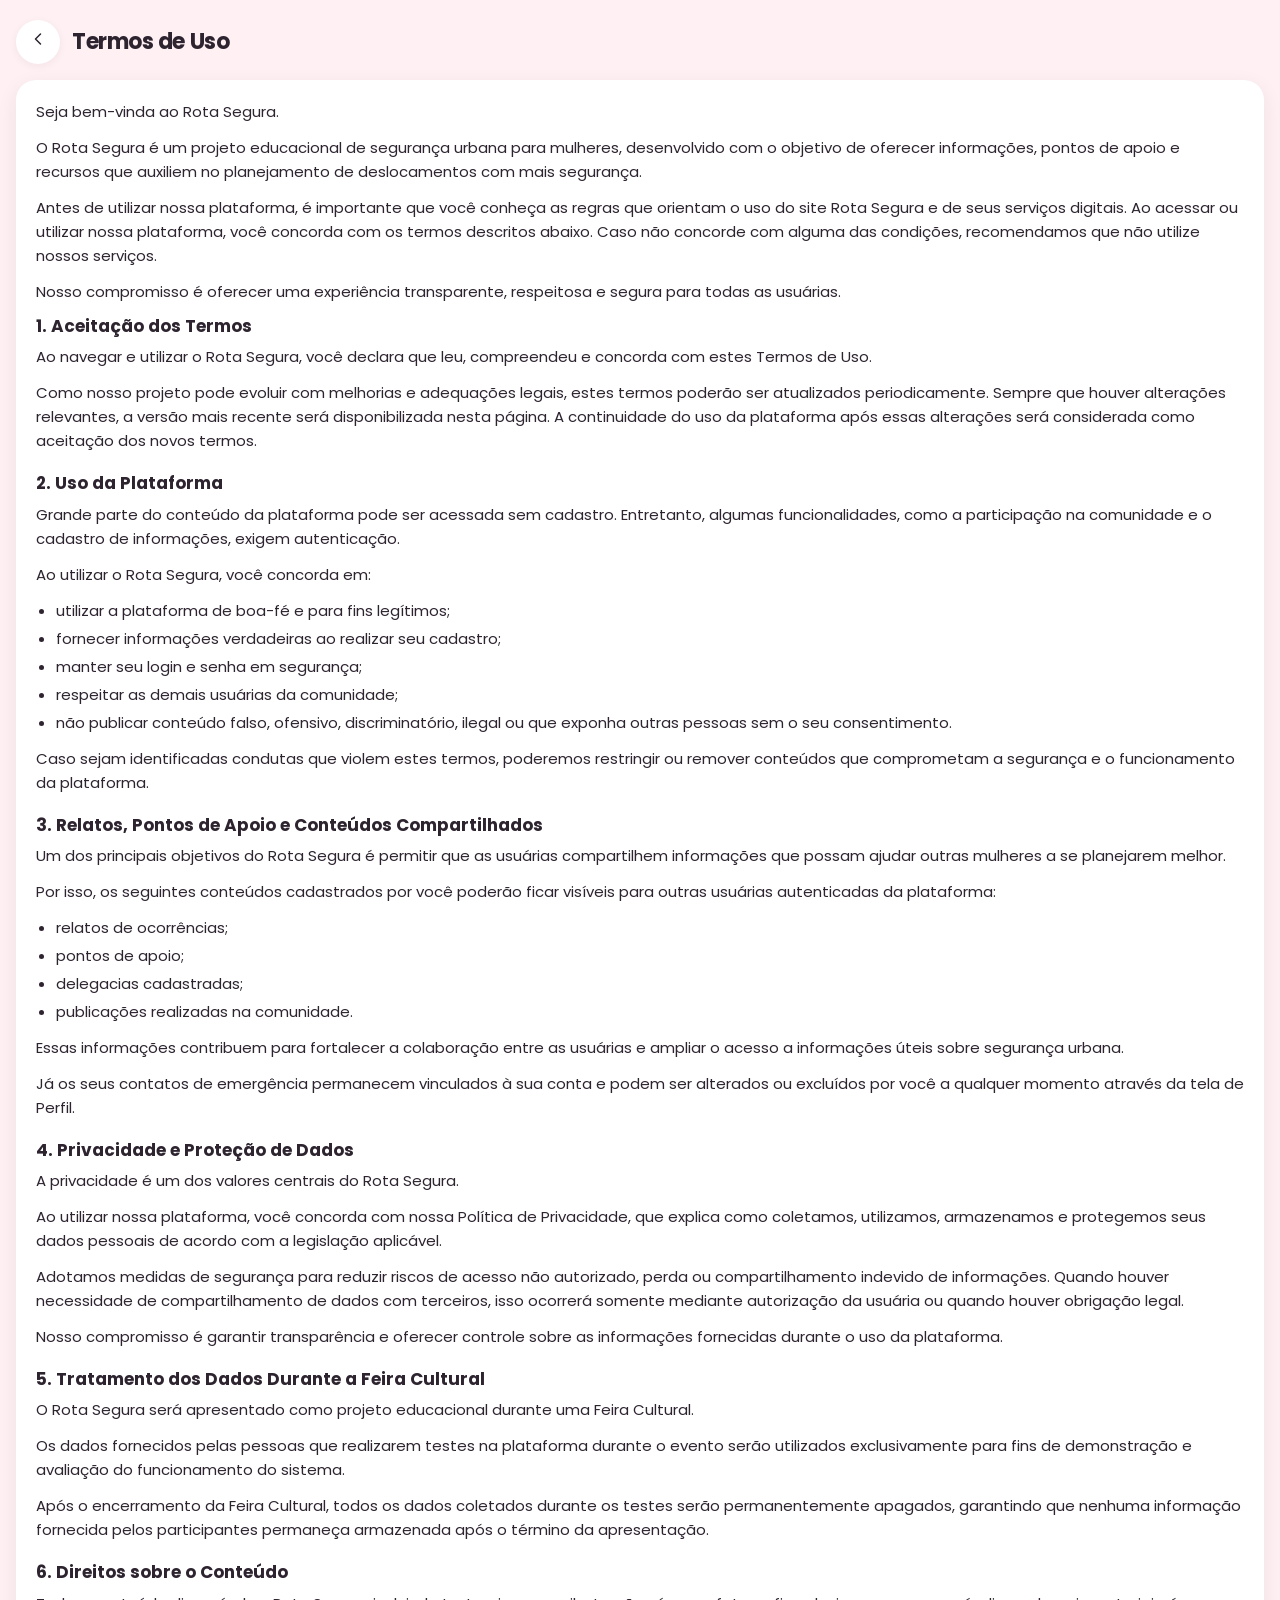
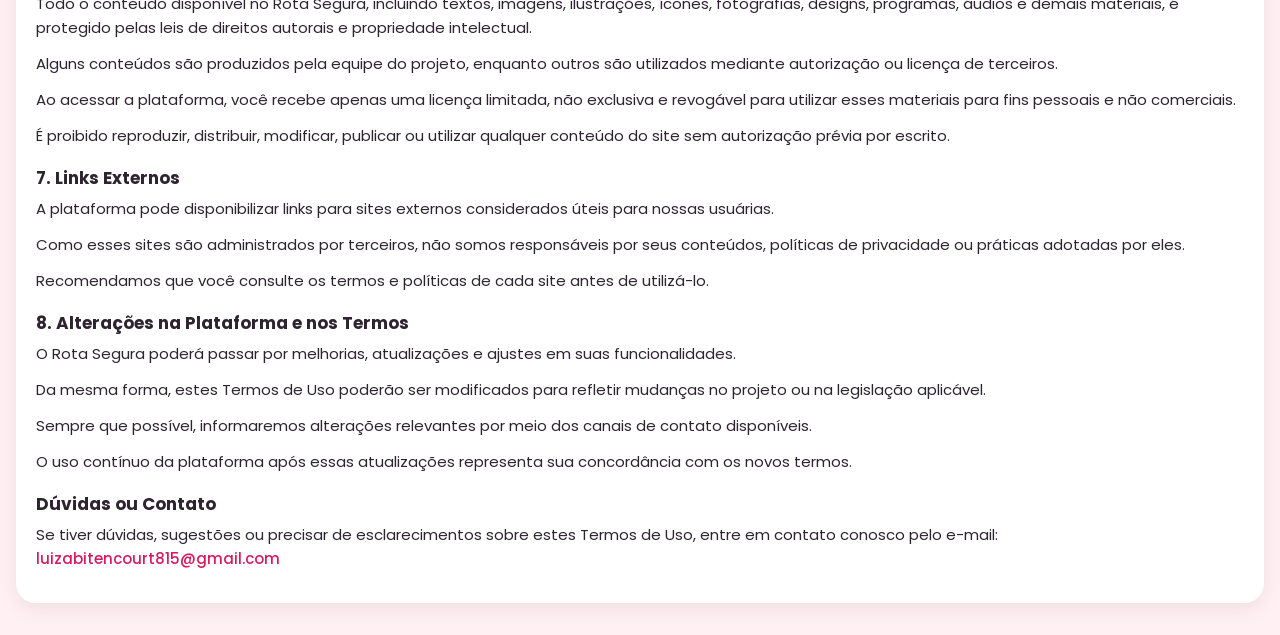
<file: pages/termos.html>
<!DOCTYPE html>
<html lang="pt-BR">
<head>
  <meta charset="UTF-8">
  <meta name="viewport" content="width=device-width, initial-scale=1">
  <meta name="theme-color" content="#E83D67">
  <title>Termos de Uso — Rota Segura</title>
  <link rel="manifest" href="../manifest.json">
  <link rel="apple-touch-icon" href="../assets/icone-192.png">
  <link rel="icon" type="image/png" href="../assets/icone-192.png">

  <meta property="og:type" content="website">
  <meta property="og:url" content="https://drogariatopfarma.github.io/rota-segura/pages/termos.html">
  <meta property="og:title" content="Termos de Uso — Rota Segura">
  <meta property="og:description" content="Plataforma colaborativa de segurança para mulheres em deslocamentos urbanos.">
  <meta property="og:image" content="https://drogariatopfarma.github.io/rota-segura/assets/icone-512.png">
  <meta name="twitter:card" content="summary_large_image">

  <link rel="preconnect" href="https://fonts.googleapis.com">
  <link rel="preconnect" href="https://fonts.gstatic.com" crossorigin>
  <link href="https://fonts.googleapis.com/css2?family=Poppins:wght@400;500;600;700&display=swap" rel="stylesheet">

  <link rel="stylesheet" href="../css/variables.css">
  <link rel="stylesheet" href="../css/global.css">
  <link rel="stylesheet" href="../css/components.css">
  <link rel="stylesheet" href="../css/responsive.css">
</head>
<body>
  <div class="pagina-texto">
    <header class="pagina-texto__topo">
      <button type="button" class="btn-icone" id="botao-voltar" aria-label="Voltar">
        <span data-icone="voltar" data-tamanho="20" aria-hidden="true"></span>
      </button>
      <h1 class="pagina-texto__titulo">Termos de Uso</h1>
    </header>

    <div class="card pagina-texto__conteudo">
      <p class="modal__texto">Seja bem-vinda ao Rota Segura.</p>
      <p class="modal__texto">
        O Rota Segura é um projeto educacional de segurança urbana para mulheres, desenvolvido
        com o objetivo de oferecer informações, pontos de apoio e recursos que auxiliem no
        planejamento de deslocamentos com mais segurança.
      </p>
      <p class="modal__texto">
        Antes de utilizar nossa plataforma, é importante que você conheça as regras que orientam
        o uso do site Rota Segura e de seus serviços digitais. Ao acessar ou utilizar nossa
        plataforma, você concorda com os termos descritos abaixo. Caso não concorde com alguma
        das condições, recomendamos que não utilize nossos serviços.
      </p>
      <p class="modal__texto">
        Nosso compromisso é oferecer uma experiência transparente, respeitosa e segura para
        todas as usuárias.
      </p>

      <h2>1. Aceitação dos Termos</h2>
      <p class="modal__texto">
        Ao navegar e utilizar o Rota Segura, você declara que leu, compreendeu e concorda com
        estes Termos de Uso.
      </p>
      <p class="modal__texto">
        Como nosso projeto pode evoluir com melhorias e adequações legais, estes termos poderão
        ser atualizados periodicamente. Sempre que houver alterações relevantes, a versão mais
        recente será disponibilizada nesta página. A continuidade do uso da plataforma após
        essas alterações será considerada como aceitação dos novos termos.
      </p>

      <h2>2. Uso da Plataforma</h2>
      <p class="modal__texto">
        Grande parte do conteúdo da plataforma pode ser acessada sem cadastro. Entretanto,
        algumas funcionalidades, como a participação na comunidade e o cadastro de informações,
        exigem autenticação.
      </p>
      <p class="modal__texto">Ao utilizar o Rota Segura, você concorda em:</p>
      <ul class="pagina-texto__lista">
        <li>utilizar a plataforma de boa-fé e para fins legítimos;</li>
        <li>fornecer informações verdadeiras ao realizar seu cadastro;</li>
        <li>manter seu login e senha em segurança;</li>
        <li>respeitar as demais usuárias da comunidade;</li>
        <li>não publicar conteúdo falso, ofensivo, discriminatório, ilegal ou que exponha outras pessoas sem o seu consentimento.</li>
      </ul>
      <p class="modal__texto">
        Caso sejam identificadas condutas que violem estes termos, poderemos restringir ou
        remover conteúdos que comprometam a segurança e o funcionamento da plataforma.
      </p>

      <h2>3. Relatos, Pontos de Apoio e Conteúdos Compartilhados</h2>
      <p class="modal__texto">
        Um dos principais objetivos do Rota Segura é permitir que as usuárias compartilhem
        informações que possam ajudar outras mulheres a se planejarem melhor.
      </p>
      <p class="modal__texto">
        Por isso, os seguintes conteúdos cadastrados por você poderão ficar visíveis para outras
        usuárias autenticadas da plataforma:
      </p>
      <ul class="pagina-texto__lista">
        <li>relatos de ocorrências;</li>
        <li>pontos de apoio;</li>
        <li>delegacias cadastradas;</li>
        <li>publicações realizadas na comunidade.</li>
      </ul>
      <p class="modal__texto">
        Essas informações contribuem para fortalecer a colaboração entre as usuárias e ampliar
        o acesso a informações úteis sobre segurança urbana.
      </p>
      <p class="modal__texto">
        Já os seus contatos de emergência permanecem vinculados à sua conta e podem ser
        alterados ou excluídos por você a qualquer momento através da tela de Perfil.
      </p>

      <h2>4. Privacidade e Proteção de Dados</h2>
      <p class="modal__texto">A privacidade é um dos valores centrais do Rota Segura.</p>
      <p class="modal__texto">
        Ao utilizar nossa plataforma, você concorda com nossa Política de Privacidade, que
        explica como coletamos, utilizamos, armazenamos e protegemos seus dados pessoais de
        acordo com a legislação aplicável.
      </p>
      <p class="modal__texto">
        Adotamos medidas de segurança para reduzir riscos de acesso não autorizado, perda ou
        compartilhamento indevido de informações. Quando houver necessidade de compartilhamento
        de dados com terceiros, isso ocorrerá somente mediante autorização da usuária ou quando
        houver obrigação legal.
      </p>
      <p class="modal__texto">
        Nosso compromisso é garantir transparência e oferecer controle sobre as informações
        fornecidas durante o uso da plataforma.
      </p>

      <h2>5. Tratamento dos Dados Durante a Feira Cultural</h2>
      <p class="modal__texto">
        O Rota Segura será apresentado como projeto educacional durante uma Feira Cultural.
      </p>
      <p class="modal__texto">
        Os dados fornecidos pelas pessoas que realizarem testes na plataforma durante o evento
        serão utilizados exclusivamente para fins de demonstração e avaliação do funcionamento
        do sistema.
      </p>
      <p class="modal__texto">
        Após o encerramento da Feira Cultural, todos os dados coletados durante os testes serão
        permanentemente apagados, garantindo que nenhuma informação fornecida pelos
        participantes permaneça armazenada após o término da apresentação.
      </p>

      <h2>6. Direitos sobre o Conteúdo</h2>
      <p class="modal__texto">
        Todo o conteúdo disponível no Rota Segura, incluindo textos, imagens, ilustrações,
        ícones, fotografias, designs, programas, áudios e demais materiais, é protegido pelas
        leis de direitos autorais e propriedade intelectual.
      </p>
      <p class="modal__texto">
        Alguns conteúdos são produzidos pela equipe do projeto, enquanto outros são utilizados
        mediante autorização ou licença de terceiros.
      </p>
      <p class="modal__texto">
        Ao acessar a plataforma, você recebe apenas uma licença limitada, não exclusiva e
        revogável para utilizar esses materiais para fins pessoais e não comerciais.
      </p>
      <p class="modal__texto">
        É proibido reproduzir, distribuir, modificar, publicar ou utilizar qualquer conteúdo do
        site sem autorização prévia por escrito.
      </p>

      <h2>7. Links Externos</h2>
      <p class="modal__texto">
        A plataforma pode disponibilizar links para sites externos considerados úteis para
        nossas usuárias.
      </p>
      <p class="modal__texto">
        Como esses sites são administrados por terceiros, não somos responsáveis por seus
        conteúdos, políticas de privacidade ou práticas adotadas por eles.
      </p>
      <p class="modal__texto">
        Recomendamos que você consulte os termos e políticas de cada site antes de utilizá-lo.
      </p>

      <h2>8. Alterações na Plataforma e nos Termos</h2>
      <p class="modal__texto">
        O Rota Segura poderá passar por melhorias, atualizações e ajustes em suas
        funcionalidades.
      </p>
      <p class="modal__texto">
        Da mesma forma, estes Termos de Uso poderão ser modificados para refletir mudanças no
        projeto ou na legislação aplicável.
      </p>
      <p class="modal__texto">
        Sempre que possível, informaremos alterações relevantes por meio dos canais de contato
        disponíveis.
      </p>
      <p class="modal__texto">
        O uso contínuo da plataforma após essas atualizações representa sua concordância com os
        novos termos.
      </p>

      <h2>Dúvidas ou Contato</h2>
      <p class="modal__texto">
        Se tiver dúvidas, sugestões ou precisar de esclarecimentos sobre estes Termos de Uso,
        entre em contato conosco pelo e-mail:
        <a href="mailto:luizabitencourt815@gmail.com">luizabitencourt815@gmail.com</a>
      </p>
    </div>
  </div>

  <script type="module">
    import { aplicarIcones } from '../js/icons.js';
    aplicarIcones();
    document.getElementById('botao-voltar').addEventListener('click', () => {
      if (history.length > 1) history.back();
      else location.href = 'login.html';
    });
  </script>
</body>
</html>
</file>
<file: css/variables.css>
/* ============================================================
   ROTA SEGURA — Design System (tokens)
   Todas as cores, raios, sombras e espaçamentos do projeto.
   NUNCA escreva cor "na mão" em outro arquivo: use var(--...)
   ============================================================ */

:root {
  /* ---------- Paleta ---------- */
  --rosa-magenta: #E83D67;
  --rosa-magenta-escuro: #D81B60;
  --rosa-bebe: #FFF0F3;
  --rosa-claro: #FCE4EC;
  --branco: #FFFFFF;
  --cinza-muito-claro: #F8F9FA;
  --texto-principal: #2D2430;
  --texto-secundario: #777777;
  --verde: #4CAF7D;
  --amarelo: #F4A261;
  --vermelho: #D32F2F;

  /* ---------- Derivadas ---------- */
  --borda: #ECECEF;
  --overlay: rgba(45, 36, 48, 0.45);
  --verde-suave: #E8F6EE;
  --amarelo-suave: #FDF1E5;
  --vermelho-suave: #FBEAEA;
  --roxo: #7C5CBF;
  --roxo-suave: #F1ECFB;
  /* Mesma cor das notícias públicas no mapa (js/map.js, ICONES.fonte_publica)
     — mantém a identidade visual entre o pino e o card da lista. */
  --teal: #0097A7;
  --teal-suave: #E0F4F6;
  /* Comércio 24h no mapa (js/map.js, js/routes.js) — antes usava a MESMA cor
     de delegacia (--roxo), dava pra confundir os dois pinos só de olhar. */
  --marrom: #8D6E63;

  /* ---------- Tipografia ---------- */
  --fonte: 'Poppins', 'Nunito', 'Inter', -apple-system, BlinkMacSystemFont, 'Segoe UI', sans-serif;
  --fs-xs: 0.75rem;   /* 12px */
  --fs-sm: 0.8125rem; /* 13px */
  --fs-md: 0.9375rem; /* 15px */
  --fs-lg: 1.0625rem; /* 17px */
  --fs-xl: 1.375rem;  /* 22px */
  --fs-2xl: 1.75rem;  /* 28px */

  /* ---------- Raios ---------- */
  --raio-sm: 12px;
  --raio-md: 16px;
  --raio-lg: 20px;
  --raio-xl: 24px;
  --raio-full: 999px;

  /* ---------- Sombras ---------- */
  --sombra-sm: 0 2px 8px rgba(45, 36, 48, 0.06);
  --sombra-md: 0 6px 20px rgba(45, 36, 48, 0.08);
  --sombra-lg: 0 12px 32px rgba(45, 36, 48, 0.12);
  --sombra-rosa: 0 8px 20px rgba(232, 61, 103, 0.32);

  /* ---------- Espaçamento ---------- */
  --esp-1: 4px;
  --esp-2: 8px;
  --esp-3: 12px;
  --esp-4: 16px;
  --esp-5: 20px;
  --esp-6: 24px;
  --esp-8: 32px;

  /* ---------- Layout ---------- */
  --altura-bottom-nav: 72px;
  --largura-app: 480px;
  --z-mapa: 1;
  --z-flutuante: 500;
  /* Sugestões de busca: mais alto que qualquer aviso/botão flutuante sobre o
     mapa (--z-flutuante) — sem isso, um aviso de precisão de GPS podia
     aparecer POR CIMA da lista de sugestões, cobrindo os resultados. */
  --z-sugestoes: 600;
  --z-nav: 900;
  --z-modal: 1000;
  --z-toast: 1100;
}
</file>
<file: css/global.css>
/* ============================================================
   ROTA SEGURA — Global (reset + base)
   ============================================================ */

*,
*::before,
*::after {
  box-sizing: border-box;
  margin: 0;
  padding: 0;
}

html {
  -webkit-text-size-adjust: 100%;
}

body {
  font-family: var(--fonte);
  font-size: var(--fs-md);
  font-weight: 400;
  color: var(--texto-principal);
  background: var(--rosa-bebe);
  line-height: 1.5;
  min-height: 100vh;
  -webkit-font-smoothing: antialiased;
}

h1, h2, h3, h4 {
  font-weight: 600;
  line-height: 1.25;
  color: var(--texto-principal);
}

h1 { font-size: var(--fs-2xl); }
h2 { font-size: var(--fs-xl); }
h3 { font-size: var(--fs-lg); }

a {
  color: var(--rosa-magenta-escuro);
  text-decoration: none;
  font-weight: 500;
}

a:hover { text-decoration: underline; }

button {
  font-family: inherit;
  font-size: inherit;
  cursor: pointer;
  border: none;
  background: none;
  color: inherit;
}

input, select, textarea {
  font-family: inherit;
  font-size: var(--fs-md);
  color: var(--texto-principal);
}

img { max-width: 100%; display: block; }

ul { list-style: none; }

/* Foco visível para navegação por teclado (acessibilidade) */
:focus-visible {
  outline: 3px solid var(--rosa-magenta);
  outline-offset: 2px;
  border-radius: 4px;
}

/* Conteúdo só para leitores de tela */
.sr-only {
  position: absolute;
  width: 1px; height: 1px;
  padding: 0; margin: -1px;
  overflow: hidden;
  clip: rect(0 0 0 0);
  white-space: nowrap;
  border: 0;
}

/* Pular para o conteúdo */
.pular-link {
  position: absolute;
  left: -9999px;
  top: 8px;
  background: var(--branco);
  padding: var(--esp-3);
  border-radius: var(--raio-sm);
  z-index: var(--z-toast);
}
.pular-link:focus { left: 8px; }

.texto-secundario { color: var(--texto-secundario); }
.oculto { display: none !important; }

@media (prefers-reduced-motion: reduce) {
  *, *::before, *::after {
    animation-duration: 0.001ms !important;
    transition-duration: 0.001ms !important;
  }
}
</file>
<file: css/components.css>
/* ============================================================
   ROTA SEGURA — Componentes reutilizáveis
   ============================================================ */

/* ---------------- Botões ---------------- */
.btn {
  display: inline-flex;
  align-items: center;
  justify-content: center;
  gap: var(--esp-2);
  padding: 14px 22px;
  border-radius: var(--raio-full);
  font-weight: 600;
  font-size: var(--fs-md);
  transition: transform .15s ease, box-shadow .15s ease, background .15s ease;
  min-height: 48px;
}
.btn:active { transform: scale(0.98); }
.btn[disabled] { opacity: .55; cursor: not-allowed; }

.btn-primario {
  background: var(--rosa-magenta);
  color: var(--branco);
  box-shadow: var(--sombra-rosa);
}
.btn-primario:hover:not([disabled]) { background: var(--rosa-magenta-escuro); }

.btn-secundario {
  background: var(--branco);
  color: var(--rosa-magenta-escuro);
  border: 1.5px solid var(--rosa-claro);
}
.btn-secundario:hover:not([disabled]) { background: var(--rosa-bebe); }

.btn-texto {
  background: transparent;
  color: var(--rosa-magenta-escuro);
  padding: 8px 12px;
  min-height: auto;
}

.btn-bloco { width: 100%; }

.btn-icone {
  width: 44px; height: 44px;
  border-radius: var(--raio-full);
  display: inline-flex;
  align-items: center;
  justify-content: center;
  background: var(--branco);
  color: var(--texto-principal);
  box-shadow: var(--sombra-sm);
}
.btn-icone:hover { background: var(--cinza-muito-claro); }

/* ---------------- Cards ---------------- */
.card {
  background: var(--branco);
  border-radius: var(--raio-lg);
  box-shadow: var(--sombra-md);
  padding: var(--esp-5);
}

.lista-relatos__grupo + .lista-relatos__grupo { margin-top: var(--esp-6); }
.lista-relatos__grupo-titulo {
  font-size: var(--fs-xs);
  font-weight: 700;
  text-transform: uppercase;
  letter-spacing: 0.04em;
  color: var(--texto-secundario);
  margin-bottom: var(--esp-2);
}
.lista-relatos__ver-todos {
  display: block;
  width: 100%;
  margin-top: var(--esp-2);
  text-align: center;
  font-weight: 700;
}

.card-lista {
  display: flex;
  align-items: flex-start;
  gap: var(--esp-3);
  background: var(--branco);
  border: 1px solid var(--borda);
  border-radius: var(--raio-md);
  padding: var(--esp-3) var(--esp-4);
}
.card-lista + .card-lista { margin-top: var(--esp-3); }

.card-lista__icone {
  flex: 0 0 42px;
  height: 42px;
  border-radius: 14px;
  display: flex;
  align-items: center;
  justify-content: center;
  color: var(--branco);
  background: var(--rosa-magenta);
}
.card-lista__icone--atencao { background: var(--amarelo); }
.card-lista__icone--verde { background: var(--verde); }
.card-lista__icone--roxo { background: var(--roxo); }
.card-lista__icone--teal { background: var(--teal); }

.card-lista__conteudo { flex: 1; min-width: 0; }
.card-lista__titulo { font-weight: 600; font-size: var(--fs-md); }
.card-lista__meta { font-size: var(--fs-xs); color: var(--texto-secundario); }
.card-lista__meta--prazo { color: var(--rosa-magenta-escuro); font-weight: 600; }
.card-lista__endereco { font-size: var(--fs-sm); font-weight: 500; margin-top: 2px; }
.card-lista__desc { font-size: var(--fs-sm); color: var(--texto-secundario); margin-top: 4px; }
.card-lista__link { display: inline-block; margin-top: var(--esp-2); font-size: var(--fs-xs); font-weight: 600; color: var(--teal); }

/* ---------------- Validação de relato (concordo/discordo) ---------------- */
.card-lista__votos {
  display: flex;
  align-items: center;
  gap: var(--esp-2);
  margin-top: var(--esp-3);
  flex-wrap: wrap;
}
.card-lista__voto-btn {
  display: inline-flex;
  align-items: center;
  gap: 5px;
  padding: 5px 12px;
  border-radius: var(--raio-full);
  border: 1.5px solid var(--borda);
  background: var(--branco);
  color: var(--texto-secundario);
  font-size: var(--fs-xs);
  font-weight: 600;
}
.card-lista__voto-btn:hover:not([disabled]) { border-color: var(--rosa-claro); }
.card-lista__voto-btn--concordo.ativo { background: var(--verde-suave); border-color: var(--verde); color: #2E7D5B; }
.card-lista__voto-btn--discordo.ativo { background: var(--vermelho-suave); border-color: var(--vermelho); color: var(--vermelho); }
.card-lista__voto-btn--denunciar.ativo { background: var(--amarelo-suave); border-color: var(--amarelo); color: #B26A22; }
.card-lista__percentual { font-size: var(--fs-xs); color: var(--texto-secundario); }

.card-lista__foto {
  display: block;
  margin-top: var(--esp-2);
  width: 100%;
  max-width: 220px;
  border-radius: var(--raio-md);
  overflow: hidden;
}
.card-lista__foto img { display: block; width: 100%; height: 120px; object-fit: cover; }

/* ---------------- Lightbox (foto ampliada) ----------------
   O botão de fechar é fixo na tela (não preso ao tamanho da foto): uma foto
   grande ou com proporção estranha não pode mais empurrar o "X" pra fora da
   área visível ou deixar ele pequeno demais pra tocar. */
.modal--lightbox { align-items: center; padding: var(--esp-6) var(--esp-5); }
.modal__caixa--lightbox {
  background: transparent;
  width: auto;
  max-width: 100%;
  border-radius: 0;
  padding: 0;
  animation: aparecer .18s ease;
}
.modal__caixa--lightbox img {
  display: block;
  max-width: 100%;
  max-height: 72vh;
  border-radius: var(--raio-md);
  box-shadow: var(--sombra-lg);
}
.lightbox-fechar {
  position: fixed;
  top: var(--esp-5);
  right: var(--esp-5);
  z-index: calc(var(--z-modal) + 1);
  width: 44px;
  height: 44px;
  border-radius: 50%;
  background: rgba(45, 36, 48, 0.65);
  color: var(--branco);
  display: flex;
  align-items: center;
  justify-content: center;
}
.lightbox-fechar:hover { background: rgba(45, 36, 48, 0.85); }

/* ---------------- Tags / badges ---------------- */
.tag {
  display: inline-block;
  padding: 5px 12px;
  border-radius: var(--raio-full);
  font-size: var(--fs-xs);
  font-weight: 600;
  white-space: nowrap;
}
.tag--rosa { background: var(--rosa-claro); color: var(--rosa-magenta-escuro); }
.tag--verde { background: var(--verde-suave); color: #2E7D5B; }
.tag--amarelo { background: var(--amarelo-suave); color: #B26A22; }
.tag--vermelho { background: var(--vermelho-suave); color: var(--vermelho); }
.tag--roxo { background: var(--roxo-suave); color: var(--roxo); }
.tag--teal { background: var(--teal-suave); color: var(--teal); }
.tag--cinza { background: var(--cinza-muito-claro); color: var(--texto-secundario); }

.badge {
  position: absolute;
  top: -4px; right: -4px;
  min-width: 18px; height: 18px;
  padding: 0 5px;
  border-radius: var(--raio-full);
  background: var(--rosa-magenta);
  color: var(--branco);
  font-size: 11px;
  font-weight: 600;
  display: flex;
  align-items: center;
  justify-content: center;
  border: 2px solid var(--branco);
}

/* ---------------- Formulários ---------------- */
.campo { margin-bottom: var(--esp-4); }
/* Campo com lista de sugestões de endereço embaixo (ex.: "Endereço" do ponto de apoio) */
.campo--busca { position: relative; }

.campo label {
  display: block;
  font-size: var(--fs-sm);
  font-weight: 600;
  margin-bottom: 6px;
}

.campo input,
.campo select,
.campo textarea {
  width: 100%;
  padding: 14px 16px;
  border: 1.5px solid var(--borda);
  border-radius: var(--raio-md);
  background: var(--branco);
  transition: border-color .15s ease, box-shadow .15s ease;
}

.campo input:focus,
.campo select:focus,
.campo textarea:focus {
  outline: none;
  border-color: var(--rosa-magenta);
  box-shadow: 0 0 0 4px rgba(232, 61, 103, 0.12);
}

.campo textarea { min-height: 96px; resize: vertical; }

.campo-erro {
  color: var(--vermelho);
  font-size: var(--fs-xs);
  margin-top: 5px;
  display: block;
}

.campo input[aria-invalid="true"] { border-color: var(--vermelho); }

.campo-checkbox {
  display: flex;
  align-items: flex-start;
  gap: 10px;
  margin-bottom: var(--esp-3);
  font-size: var(--fs-sm);
}
.campo-checkbox input { width: 20px; height: 20px; accent-color: var(--rosa-magenta); flex-shrink: 0; }
.campo-checkbox__ajuda {
  display: block;
  margin-top: 2px;
  font-size: var(--fs-xs);
  color: var(--texto-secundario);
  font-weight: 400;
}

.linha-campos { display: flex; gap: var(--esp-3); }
.linha-campos > * { flex: 1; }

/* ---------------- Mensagens de estado ---------------- */
.mensagem {
  border-radius: var(--raio-md);
  padding: var(--esp-3) var(--esp-4);
  font-size: var(--fs-sm);
  margin-bottom: var(--esp-4);
  display: flex;
  gap: 10px;
  align-items: flex-start;
}
.mensagem--erro { background: var(--vermelho-suave); color: var(--vermelho); }
.mensagem--sucesso { background: var(--verde-suave); color: #2E7D5B; }
.mensagem--info { background: var(--rosa-bebe); color: var(--rosa-magenta-escuro); }
.mensagem--atencao { background: var(--amarelo-suave); color: #B26A22; }

.estado-vazio {
  text-align: center;
  padding: var(--esp-6) var(--esp-4);
  color: var(--texto-secundario);
  font-size: var(--fs-sm);
}
.estado-vazio svg { margin: 0 auto var(--esp-3); color: var(--rosa-claro); }

/* ---------------- Skeleton (loading) ---------------- */
.skeleton {
  background: linear-gradient(90deg, #EFEFF2 25%, #F7F7F9 50%, #EFEFF2 75%);
  background-size: 200% 100%;
  animation: skeleton 1.2s infinite;
  border-radius: var(--raio-md);
}
.skeleton-linha { height: 62px; margin-bottom: var(--esp-3); }
@keyframes skeleton {
  0% { background-position: 200% 0; }
  100% { background-position: -200% 0; }
}

.spinner {
  width: 18px; height: 18px;
  border: 2.5px solid rgba(255,255,255,.45);
  border-top-color: var(--branco);
  border-radius: 50%;
  animation: girar .7s linear infinite;
  display: inline-block;
}
.spinner--rosa { border-color: var(--rosa-claro); border-top-color: var(--rosa-magenta); }
@keyframes girar { to { transform: rotate(360deg); } }

/* ---------------- Bottom navigation ---------------- */
.bottom-nav {
  position: fixed;
  bottom: 0; left: 50%;
  transform: translateX(-50%);
  width: 100%;
  max-width: var(--largura-app);
  height: var(--altura-bottom-nav);
  background: var(--branco);
  border-top: 1px solid var(--borda);
  display: flex;
  align-items: center;
  justify-content: space-around;
  padding-bottom: env(safe-area-inset-bottom);
  z-index: var(--z-nav);
}

.bottom-nav__item {
  flex: 1;
  display: flex;
  flex-direction: column;
  align-items: center;
  gap: 3px;
  font-size: 11px;
  font-weight: 500;
  color: var(--texto-secundario);
  padding: 6px 0;
}
.bottom-nav__item:hover { text-decoration: none; color: var(--rosa-magenta); }
.bottom-nav__item.ativo { color: var(--rosa-magenta); }
.bottom-nav__item.ativo .bottom-nav__rotulo { border-bottom: 2px solid var(--rosa-magenta); padding-bottom: 2px; }

.bottom-nav__fab {
  flex: 0 0 auto;
  width: 58px; height: 58px;
  border-radius: 50%;
  background: var(--rosa-magenta);
  color: var(--branco);
  display: flex;
  align-items: center;
  justify-content: center;
  box-shadow: var(--sombra-rosa);
  margin-top: -26px;
  transition: transform .15s ease;
}
.bottom-nav__fab:hover { background: var(--rosa-magenta-escuro); }
.bottom-nav__fab:active { transform: scale(0.94); }

/* ---------------- Modal ---------------- */
.modal {
  position: fixed;
  inset: 0;
  background: var(--overlay);
  display: flex;
  align-items: flex-end;
  justify-content: center;
  z-index: var(--z-modal);
  padding: 0;
  animation: aparecer .18s ease;
}
.modal[hidden] { display: none; }

.modal__caixa {
  background: var(--branco);
  width: 100%;
  max-width: var(--largura-app);
  border-radius: var(--raio-xl) var(--raio-xl) 0 0;
  padding: var(--esp-5);
  max-height: 92vh;
  overflow-y: auto;
  animation: subir .22s ease;
}

.modal__cabecalho {
  display: flex;
  align-items: center;
  justify-content: space-between;
  margin-bottom: var(--esp-4);
}
.modal__titulo { font-size: var(--fs-lg); font-weight: 600; }
.modal__cabecalho-acoes { display: flex; align-items: center; gap: 2px; flex-shrink: 0; }

.modal__opcao {
  display: flex;
  align-items: center;
  gap: var(--esp-4);
  width: 100%;
  text-align: left;
  padding: var(--esp-4);
  border: 1.5px solid var(--borda);
  border-radius: var(--raio-md);
  margin-bottom: var(--esp-3);
  transition: border-color .15s ease, background .15s ease;
}
.modal__opcao:hover { border-color: var(--rosa-magenta); background: var(--rosa-bebe); }
.modal__opcao__icone {
  width: 46px; height: 46px;
  border-radius: 14px;
  background: var(--rosa-bebe);
  color: var(--rosa-magenta);
  display: flex; align-items: center; justify-content: center;
  flex-shrink: 0;
}
.modal__opcao__titulo { font-weight: 600; }
.modal__opcao__desc { font-size: var(--fs-xs); color: var(--texto-secundario); }

/* Texto simples dentro de um modal (avisos, confirmações, Termos/Privacidade) */
.modal__texto { font-size: var(--fs-md); line-height: 1.6; margin-bottom: var(--esp-3); }
.modal__acoes { display: flex; flex-direction: column; gap: var(--esp-3); margin-top: var(--esp-4); }

.menu-saudacao { color: var(--texto-secundario); font-size: var(--fs-sm); margin-bottom: var(--esp-4); }

/* ---------------- Página de texto longo (Termos de uso, Privacidade) ---------------- */
.pagina-texto {
  max-width: var(--largura-app);
  margin: 0 auto;
  min-height: 100vh;
  padding: var(--esp-5) var(--esp-4) var(--esp-8);
  background: var(--rosa-bebe);
}
.pagina-texto__topo {
  display: flex;
  align-items: center;
  gap: var(--esp-3);
  margin-bottom: var(--esp-4);
}
.pagina-texto__titulo { font-size: var(--fs-xl); font-weight: 700; letter-spacing: -0.02em; }
.pagina-texto__conteudo h2 {
  font-size: var(--fs-lg);
  font-weight: 700;
  margin: var(--esp-5) 0 var(--esp-2);
}
.pagina-texto__conteudo h2:first-of-type { margin-top: var(--esp-2); }
.pagina-texto__lista {
  list-style: disc;
  margin: 0 0 var(--esp-3);
  padding-left: var(--esp-5);
  font-size: var(--fs-md);
  line-height: 1.6;
  color: var(--rosa-magenta);
}
.pagina-texto__lista li { color: var(--texto-principal); margin-bottom: 4px; }
.menu-sair { margin-top: var(--esp-3); }

/* Botão dentro de uma seção recolhível (ex.: "Adicionar localização" da publicação) */
.seletor-local__ajuste > .btn { margin-top: var(--esp-3); }

@keyframes aparecer { from { opacity: 0; } to { opacity: 1; } }
@keyframes subir { from { transform: translateY(24px); } to { transform: translateY(0); } }

/* ---------------- Toast ---------------- */
#toast-container {
  position: fixed;
  top: 16px; left: 50%;
  transform: translateX(-50%);
  z-index: var(--z-toast);
  width: calc(100% - 32px);
  max-width: 420px;
  display: flex;
  flex-direction: column;
  gap: 8px;
  pointer-events: none;
}
.toast {
  background: var(--texto-principal);
  color: var(--branco);
  padding: 12px 18px;
  border-radius: var(--raio-md);
  font-size: var(--fs-sm);
  font-weight: 500;
  box-shadow: var(--sombra-lg);
  animation: aparecer .18s ease;
}
.toast--erro { background: var(--vermelho); }
.toast--sucesso { background: var(--verde); }

/* ============================================================
   Seletor de local
   Ordem visual: botão de GPS -> cartão do endereço -> mapa de
   conferência -> bloco recolhido de correção.
   ============================================================ */

.seletor-local {
  border: 1.5px solid var(--rosa-claro);
  border-radius: var(--raio-md);
  padding: var(--esp-4);
  margin-bottom: var(--esp-4);
  background: var(--rosa-bebe);
}

.seletor-local legend {
  font-size: var(--fs-sm);
  font-weight: 600;
  padding: 0 6px;
}

.seletor-local__dica {
  font-size: var(--fs-xs);
  color: var(--texto-secundario);
  text-align: center;
  margin-top: 6px;
  line-height: 1.45;
}

/* --- Mapa só de conferência: menor e discreto --- */
.mini-mapa {
  height: 165px;
  margin-top: var(--esp-3);
  border-radius: var(--raio-md);
  overflow: hidden;
  background: var(--cinza-muito-claro);
  border: 1px solid var(--borda);
  z-index: 0;
}

/* --- Cartão que confirma o endereço --- */
.local-resumo {
  margin-top: var(--esp-3);
  background: var(--branco);
  border: 1.5px solid var(--verde);
  border-radius: var(--raio-md);
  padding: var(--esp-3) var(--esp-4);
  font-size: var(--fs-sm);
}
.local-resumo[hidden] { display: none; }
.local-resumo--atencao { border-color: var(--amarelo); }
.local-resumo--procurando { border-color: var(--rosa-claro); }

.local-resumo__linha { display: flex; gap: 10px; align-items: flex-start; }
.local-resumo__icone { color: var(--rosa-magenta); flex-shrink: 0; display: flex; margin-top: 2px; }
.local-resumo__endereco { margin-top: 2px; font-weight: 500; }
.local-resumo__origem { font-size: var(--fs-xs); color: var(--texto-secundario); margin-top: 3px; }
.local-resumo__aviso {
  font-size: var(--fs-xs);
  color: #B26A22;
  background: var(--amarelo-suave);
  border-radius: 10px;
  padding: 7px 10px;
  margin-top: 8px;
  line-height: 1.45;
}

/* --- Bloco recolhido "Não é aqui? Corrigir o local" --- */
.seletor-local__ajuste {
  margin-top: var(--esp-3);
  border-top: 1px solid var(--rosa-claro);
  padding-top: var(--esp-3);
}

.seletor-local__ajuste summary {
  cursor: pointer;
  font-size: var(--fs-sm);
  font-weight: 600;
  color: var(--rosa-magenta-escuro);
  list-style: none;
  padding: 4px 0;
}
.seletor-local__ajuste summary::-webkit-details-marker { display: none; }
.seletor-local__ajuste summary::before {
  content: '+';
  display: inline-block;
  width: 18px;
  font-weight: 700;
}
.seletor-local__ajuste[open] summary::before { content: '−'; }

.seletor-local__busca {
  position: relative;
  margin-top: var(--esp-3);
}

.seletor-local__busca input {
  width: 100%;
  padding: 13px 16px;
  border: 1.5px solid var(--borda);
  border-radius: var(--raio-md);
  background: var(--branco);
}
.seletor-local__busca input:focus {
  outline: none;
  border-color: var(--rosa-magenta);
  box-shadow: 0 0 0 4px rgba(232, 61, 103, 0.12);
}

/* Caixa de sugestões de endereço — flutua colada embaixo do campo de busca
   que a chamar (js/location-picker.js, js/search.js). Precisa de um
   ancestral com `position: relative` por perto (ex.: .busca, na Tela 1, ou
   .seletor-local__busca, nos seletores de local) — sem isso, ela ainda
   funciona, só que ancorada num ponto mais distante do campo. */
.sugestoes {
  position: absolute;
  top: calc(100% + 8px);
  left: 0; right: 0;
  background: var(--branco);
  border-radius: var(--raio-md);
  box-shadow: var(--sombra-lg);
  overflow: hidden;
  z-index: var(--z-sugestoes);
  max-height: 260px;
  overflow-y: auto;
}
.sugestoes[hidden] { display: none; }

/* --- Etiqueta "sem número exato" nas sugestões --- */
.sugestoes button {
  display: flex;
  align-items: center;
  justify-content: space-between;
  gap: 10px;
  width: 100%;
  text-align: left;
  padding: 12px 16px;
  font-size: var(--fs-sm);
  border-bottom: 1px solid var(--borda);
}
.sugestoes button:last-child { border-bottom: none; }
.sugestoes button:hover { background: var(--rosa-bebe); }
.sugestao-tag {
  flex-shrink: 0;
  font-size: 10px;
  font-weight: 600;
  color: #B26A22;
  background: var(--amarelo-suave);
  border-radius: var(--raio-full);
  padding: 3px 8px;
}
.sugestoes button[disabled] {
  color: var(--texto-secundario);
  cursor: default;
  line-height: 1.45;
}

/* ---------------- Vanessa (chat de IA, Tela 3 — Comunidade) ---------------- */
.vanessa-fab {
  position: fixed;
  right: var(--esp-4);
  bottom: calc(var(--altura-bottom-nav) + var(--esp-3));
  z-index: var(--z-flutuante);
  display: flex;
  align-items: center;
  gap: 8px;
  padding: 12px 18px 12px 14px;
  border-radius: var(--raio-full);
  background: linear-gradient(135deg, var(--rosa-magenta), var(--roxo));
  color: var(--branco);
  font-size: var(--fs-sm);
  font-weight: 700;
  box-shadow: var(--sombra-rosa);
}
.vanessa-fab:hover { filter: brightness(1.05); }

.vanessa-titulo {
  display: flex;
  align-items: center;
  gap: 8px;
  color: var(--rosa-magenta-escuro);
}

/* O chat precisa de altura de verdade (é uma conversa, não um formulário
   curto) — em vez do modal__caixa padrão (altura pelo conteúdo, até 92vh),
   fixa uma altura e organiza em coluna: aviso fixo no topo, mensagens
   rolando no meio, campo de digitar fixo embaixo. */
.vanessa-caixa {
  height: 80vh;
  display: flex;
  flex-direction: column;
  overflow: hidden;
}
.vanessa-aviso {
  font-size: var(--fs-xs);
  color: var(--texto-secundario);
  background: var(--rosa-bebe);
  border-radius: var(--raio-md);
  padding: var(--esp-2) var(--esp-3);
  margin-bottom: var(--esp-3);
  flex-shrink: 0;
}

.vanessa-atalho {
  display: flex;
  align-items: center;
  justify-content: center;
  gap: 6px;
  font-size: var(--fs-sm);
  font-weight: 600;
  color: var(--rosa-magenta-escuro);
  background: var(--roxo-suave);
  border-radius: var(--raio-md);
  padding: var(--esp-2) var(--esp-3);
  margin-bottom: var(--esp-3);
  flex-shrink: 0;
}

.vanessa-mensagens {
  flex: 1;
  overflow-y: auto;
  display: flex;
  flex-direction: column;
  gap: var(--esp-2);
  padding-bottom: var(--esp-2);
}
.vanessa-bolha {
  max-width: 82%;
  padding: 10px 14px;
  border-radius: var(--raio-md);
  font-size: var(--fs-sm);
  line-height: 1.5;
  white-space: pre-line;
}
.vanessa-bolha--usuaria {
  align-self: flex-end;
  background: var(--rosa-magenta);
  color: var(--branco);
  border-bottom-right-radius: 4px;
}
.vanessa-bolha--vanessa {
  align-self: flex-start;
  background: var(--cinza-muito-claro);
  color: var(--texto-principal);
  border-bottom-left-radius: 4px;
}
.vanessa-bolha--digitando { color: var(--texto-secundario); font-style: italic; }

.vanessa-chips {
  display: flex;
  flex-wrap: wrap;
  gap: 8px;
  flex-shrink: 0;
  padding: var(--esp-2) 0;
}
.vanessa-chips button {
  padding: 8px 14px;
  border-radius: var(--raio-full);
  background: var(--roxo-suave);
  color: #5b3f92;
  font-size: var(--fs-xs);
  font-weight: 600;
  text-align: left;
}
.vanessa-chips button:hover { background: var(--roxo); color: var(--branco); }

.vanessa-form {
  display: flex;
  gap: var(--esp-2);
  align-items: center;
  flex-shrink: 0;
  padding-top: var(--esp-3);
  border-top: 1px solid var(--borda);
}
.vanessa-form input {
  flex: 1;
  border: 1.5px solid var(--borda);
  border-radius: var(--raio-full);
  padding: 12px 16px;
  font-family: var(--fonte);
  font-size: var(--fs-sm);
}
.vanessa-form input:focus { outline: none; border-color: var(--rosa-magenta); }
.vanessa-form button {
  flex-shrink: 0;
  width: 42px; height: 42px;
  border-radius: 50%;
  background: var(--rosa-magenta);
  color: var(--branco);
  display: flex; align-items: center; justify-content: center;
}
.vanessa-form button:hover { background: var(--rosa-magenta-escuro); }
</file>
<file: css/auth.css>
/* ============================================================
   ROTA SEGURA — Telas de autenticação e boas-vindas
   ============================================================ */

.auth-body {
  background: linear-gradient(170deg, var(--rosa-bebe) 0%, var(--rosa-claro) 100%);
  min-height: 100vh;
  display: flex;
  align-items: center;
  justify-content: center;
  padding: var(--esp-5);
}

.auth-caixa {
  width: 100%;
  max-width: 420px;
  background: var(--branco);
  border-radius: var(--raio-xl);
  box-shadow: var(--sombra-lg);
  padding: var(--esp-8) var(--esp-6);
}

.auth-marca {
  display: flex;
  flex-direction: column;
  align-items: center;
  text-align: center;
  gap: var(--esp-2);
  margin-bottom: var(--esp-6);
}

.auth-marca__escudo {
  width: 64px; height: 64px;
  border-radius: 22px;
  background: var(--rosa-bebe);
  color: var(--rosa-magenta);
  display: flex; align-items: center; justify-content: center;
}

.auth-marca__nome {
  font-size: var(--fs-xl);
  font-weight: 700;
  letter-spacing: -0.02em;
}
.auth-marca__slogan {
  font-size: var(--fs-sm);
  color: var(--texto-secundario);
}

.auth-titulo {
  font-size: var(--fs-lg);
  font-weight: 600;
  margin-bottom: var(--esp-1);
}
.auth-subtitulo {
  font-size: var(--fs-sm);
  color: var(--texto-secundario);
  margin-bottom: var(--esp-5);
}

.auth-rodape {
  text-align: center;
  margin-top: var(--esp-5);
  font-size: var(--fs-sm);
  color: var(--texto-secundario);
}

.auth-links {
  display: flex;
  justify-content: space-between;
  align-items: center;
  margin-top: var(--esp-4);
  font-size: var(--fs-sm);
  flex-wrap: wrap;
  gap: var(--esp-2);
}

.senha-wrapper { position: relative; }
.senha-wrapper input { padding-right: 48px; }
.senha-toggle {
  position: absolute;
  right: 12px;
  top: 50%;
  transform: translateY(-50%);
  color: var(--texto-secundario);
  padding: 6px;
  display: flex;
}

/* Tela inicial (index.html) */
.boas-vindas {
  text-align: center;
}
.boas-vindas h1 {
  font-size: var(--fs-2xl);
  margin-bottom: var(--esp-3);
  letter-spacing: -0.02em;
}
.boas-vindas p {
  color: var(--texto-secundario);
  font-size: var(--fs-md);
  margin-bottom: var(--esp-6);
}
.boas-vindas .btn + .btn { margin-top: var(--esp-3); }

.vitrine {
  display: flex;
  flex-direction: column;
  gap: var(--esp-3);
  text-align: left;
  margin: 0 0 var(--esp-6);
  padding: 0;
  list-style: none;
}
.vitrine__item {
  display: flex;
  align-items: flex-start;
  gap: var(--esp-3);
  padding: var(--esp-3);
  background: var(--rosa-bebe);
  border-radius: var(--raio-md);
}
.vitrine__icone {
  flex-shrink: 0;
  width: 36px; height: 36px;
  border-radius: var(--raio-md);
  background: var(--branco);
  color: var(--rosa-magenta);
  display: flex; align-items: center; justify-content: center;
}
.vitrine__item strong {
  display: block;
  font-size: var(--fs-sm);
  color: var(--texto-principal);
}
.vitrine__item span {
  display: block;
  font-size: var(--fs-xs);
  color: var(--texto-secundario);
  line-height: 1.4;
}
</file>
<file: css/responsive.css>
/* ============================================================
   ROTA SEGURA — Responsivo
   Mobile-first. Aqui só ajustamos telas maiores.
   ============================================================ */

/* ---------- Telefones muito pequenos ---------- */
@media (max-width: 359px) {
  .topo__titulo { font-size: var(--fs-lg); }
  .busca { padding-left: 14px; }
  .bottom-nav__item { font-size: 10px; }
}

/* ---------- Tablets (a partir de 700px) ---------- */
@media (min-width: 700px) {
  :root { --largura-app: 620px; }

  .app-shell,
  #app-rotas {
    box-shadow: var(--sombra-lg);
    border-radius: var(--raio-xl);
    margin: var(--esp-5) auto;
    min-height: calc(100vh - 40px);
    overflow: hidden;
  }

  #mapa,
  #rota-mapa { height: 52vh; }

  .bottom-nav {
    border-radius: 0 0 var(--raio-xl) var(--raio-xl);
    bottom: var(--esp-5);
  }

  .modal { align-items: center; }
  .modal__caixa {
    border-radius: var(--raio-xl);
    max-width: 560px;
    margin: var(--esp-5);
  }
}

/* ---------- Notebooks e desktops (a partir de 1024px) ----------
   Em telas grandes o app deixa de ser uma coluna estreita:
   o mapa ocupa a coluna principal e os painéis ficam ao lado. */
@media (min-width: 1024px) {
  :root { --largura-app: 100%; }

  body { background: var(--cinza-muito-claro); }

  .app-shell {
    max-width: 1240px;
    border-radius: var(--raio-xl);
    background: var(--rosa-bebe);
    padding-bottom: var(--esp-8);
    margin: var(--esp-6) auto;
    min-height: auto;
  }

  .conteudo-mapa {
    display: grid;
    grid-template-columns: 1.6fr 1fr;
    gap: var(--esp-5);
    padding: 0 var(--esp-6) var(--esp-6);
    align-items: start;
  }

  .topo { padding: var(--esp-6) var(--esp-6) var(--esp-4); }
  .busca { margin: 0 var(--esp-6) var(--esp-5); max-width: 620px; }

  .mapa-wrapper { margin: 0; }
  /* min(), não um valor fixo: em notebooks comuns (1280x800, 1366x768) um
     mapa de 620px empurrava o botão de recentralizar (canto do mapa) pra
     baixo da bottom-nav flutuante, sobrepondo os dois. Com vh, o mapa
     encolhe em telas mais baixas e cresce até 620px em telas mais altas. */
  #mapa { height: min(620px, 58vh); }

  .secao-relatos, .resultado-busca { margin: 0 0 var(--esp-4); }
  .secao-relatos { position: sticky; top: var(--esp-5); }

  /* Tela 2 não tem lista ao lado do mapa — fica uma coluna central, só mais larga */
  #app-rotas {
    max-width: 640px;
    border-radius: var(--raio-xl);
    background: var(--rosa-bebe);
    padding-top: var(--esp-3);
    padding-bottom: var(--esp-8);
    margin: var(--esp-6) auto;
  }
  #rota-mapa { height: 480px; }

  /* A bottom navigation vira uma barra fixa centralizada e compacta */
  .bottom-nav {
    max-width: 520px;
    border-radius: var(--raio-xl);
    border: 1px solid var(--borda);
    box-shadow: var(--sombra-lg);
    bottom: var(--esp-6);
  }

  .app-shell { padding-bottom: calc(var(--altura-bottom-nav) + var(--esp-8)); }

  /* Comunidade e Perfil não têm o grid de duas colunas do mapa — sem isto,
     herdavam o max-width:1240px da Tela 1 e viravam uma faixa enorme e vazia
     em notebook/desktop. Ficam com a mesma largura de coluna central que a
     Tela 2 (#app-rotas) já usa. */
  .app-shell.app-shell--simples {
    max-width: 640px;
    padding-top: var(--esp-3);
  }
}
</file>
<file: css/map.css>
/* ============================================================
   ROTA SEGURA — Tela 1: Mapa (consulta)
   ============================================================ */

.app-shell {
  max-width: var(--largura-app);
  margin: 0 auto;
  background: var(--rosa-bebe);
  min-height: 100vh;
  padding-bottom: calc(var(--altura-bottom-nav) + var(--esp-5));
  position: relative;
}

/* ---------------- Cabeçalho ---------------- */
.topo {
  display: flex;
  align-items: flex-start;
  justify-content: space-between;
  padding: var(--esp-5) var(--esp-4) var(--esp-3);
  gap: var(--esp-3);
}

.topo__marca {
  display: flex;
  align-items: center;
  gap: 10px;
}
.topo__escudo {
  width: 40px; height: 40px;
  color: var(--rosa-magenta);
  display: flex; align-items: center; justify-content: center;
  flex-shrink: 0;
}
.topo__titulo {
  font-size: var(--fs-xl);
  font-weight: 700;
  letter-spacing: -0.02em;
  line-height: 1.1;
}
.topo__slogan {
  font-size: var(--fs-xs);
  color: var(--texto-secundario);
}
.topo__acoes { display: flex; align-items: center; gap: var(--esp-2); }
.topo__botao {
  position: relative;
  width: 42px; height: 42px;
  display: flex; align-items: center; justify-content: center;
  color: var(--texto-principal);
  border-radius: var(--raio-full);
}
.topo__botao:hover { background: var(--rosa-claro); }

/* ---------------- Busca ---------------- */
.busca {
  margin: 0 var(--esp-4) var(--esp-4);
  background: var(--branco);
  border-radius: var(--raio-full);
  box-shadow: var(--sombra-md);
  display: flex;
  align-items: center;
  padding: 6px 6px 6px 18px;
  gap: 10px;
  position: relative;
}
.busca__lupa-esq { color: var(--texto-secundario); flex-shrink: 0; display: flex; }
.busca input {
  flex: 1;
  border: none;
  outline: none;
  background: transparent;
  font-size: var(--fs-md);
  min-width: 0;
  padding: 10px 0;
}
.busca input::placeholder { color: var(--texto-secundario); }
.busca__botao {
  width: 46px; height: 46px;
  border-radius: 50%;
  background: var(--rosa-magenta);
  color: var(--branco);
  display: flex; align-items: center; justify-content: center;
  flex-shrink: 0;
  box-shadow: var(--sombra-rosa);
}
.busca__botao:hover { background: var(--rosa-magenta-escuro); }

/* ---------------- Mapa ----------------
   Os tiles do mapa em si (Leaflet/CARTO) nunca levam filtro/tingimento de
   cor — são dados reais de rua, e um overlay rosa por cima deixaria isso
   ilegível. A identidade visual "rosa" do mapa vem de around dele: a
   moldura, a sombra e os controles flutuantes por cima, não do mapa-base.
   Isso importa especialmente em celular: muitos desses acentos só existiam
   como `:hover`, que nunca é acionado por toque — então, na prática, nunca
   apareciam pra quem usa o app no telefone. Agora são a cor "de repouso". */
.mapa-wrapper {
  position: relative;
  margin: 0 var(--esp-4);
  border-radius: var(--raio-lg);
  overflow: hidden;
  border: 2px solid var(--rosa-claro);
  box-shadow: var(--sombra-md);
}
#mapa {
  height: 46vh;
  min-height: 320px;
  width: 100%;
  background: var(--cinza-muito-claro);
  z-index: var(--z-mapa);
}

.mapa-botao-recentralizar {
  position: absolute;
  right: 12px; bottom: 12px;
  z-index: var(--z-flutuante);
  width: 44px; height: 44px;
  border-radius: 50%;
  background: var(--branco);
  color: var(--rosa-magenta);
  display: flex; align-items: center; justify-content: center;
  box-shadow: var(--sombra-md);
}
.mapa-botao-recentralizar:hover { color: var(--rosa-magenta-escuro); }

/* Controle de zoom do Leaflet (+/-): por padrão vem sem nenhuma identidade
   visual (cinza/branco genérico) — é um elemento que fica sempre em cima do
   mapa, então vale a pena ele carregar a marca mesmo sem tocar nos tiles. */
.leaflet-control-zoom {
  border: none !important;
  border-radius: var(--raio-md) !important;
  overflow: hidden;
  box-shadow: var(--sombra-md) !important;
}
.leaflet-control-zoom a {
  color: var(--rosa-magenta) !important;
  background: var(--branco) !important;
}
.leaflet-control-zoom a:hover {
  color: var(--branco) !important;
  background: var(--rosa-magenta) !important;
}

/* ---------------- Card com as duas preferências da Tela 1 (notícias
   públicas no mapa / avisar de relato perto) — mesmo visual de card do
   painel "Horário mais arriscado" logo abaixo, pra formar um bloco só de
   "configurações desta tela" em vez de texto solto direto no fundo. */
.tela-mapa__opcoes { margin: var(--esp-4) 0 0; }
.tela-mapa__opcoes .campo-checkbox { margin-bottom: 0; }
.tela-mapa__opcoes .campo-checkbox + .campo-checkbox {
  margin-top: var(--esp-3);
  padding-top: var(--esp-3);
  border-top: 1px solid var(--borda);
}

/* ---------------- Painel "Horário mais arriscado" ---------------- */
.risco-horario { margin: var(--esp-4) 0 0; }
.risco-horario__titulo { font-size: var(--fs-lg); font-weight: 600; margin-bottom: var(--esp-4); }

.risco-horario__linha {
  display: flex;
  align-items: center;
  gap: var(--esp-3);
}
.risco-horario__linha + .risco-horario__linha { margin-top: var(--esp-2); }

.risco-horario__rotulo {
  flex: 0 0 88px;
  font-size: var(--fs-sm);
  font-weight: 600;
  color: var(--texto-principal);
  display: flex;
  flex-direction: column;
  line-height: 1.3;
}
.risco-horario__rotulo small { font-weight: 400; font-size: var(--fs-xs); color: var(--texto-secundario); }

.risco-horario__trilha {
  flex: 1;
  height: 10px;
  background: var(--rosa-claro);
  border-radius: var(--raio-full);
  overflow: hidden;
}
.risco-horario__barra {
  height: 100%;
  min-width: 4px;
  background: var(--rosa-magenta);
  border-radius: var(--raio-full);
}

.risco-horario__valor {
  flex: 0 0 24px;
  text-align: right;
  font-size: var(--fs-sm);
  font-weight: 700;
  color: var(--texto-principal);
}

.risco-horario__legenda {
  margin-top: var(--esp-3);
  font-size: var(--fs-xs);
  color: var(--texto-secundario);
}
.risco-horario__vazio {
  font-size: var(--fs-sm);
  color: var(--texto-secundario);
}

/* Marcadores SVG customizados */
.marcador {
  display: flex;
  align-items: center;
  justify-content: center;
  filter: drop-shadow(0 4px 8px rgba(45,36,48,.3));
}

/* Balão de agrupamento (cluster) da camada de pontos — ver
   criarIconeDeCluster em js/map.js. Círculo (não gota, como os pinos de
   local) de propósito: sinaliza "grupo", nunca "lugar específico". Tamanho
   em si já vem inline por marcador (varia com a quantidade agrupada). */
.cluster-pino {
  display: flex;
  align-items: center;
  justify-content: center;
  border-radius: 50%;
  background: var(--amarelo);
  border: 2px solid var(--branco);
  color: var(--branco);
  font-family: var(--fonte);
  font-weight: 700;
  box-shadow: 0 4px 8px rgba(45,36,48,.3);
}

.leaflet-popup-content-wrapper {
  border-radius: var(--raio-md);
  box-shadow: var(--sombra-lg);
}
.leaflet-popup-content { margin: 14px 16px; font-family: var(--fonte); }
.popup__tipo { font-weight: 600; font-size: var(--fs-md); margin-bottom: 2px; }
.popup__meta { font-size: var(--fs-xs); color: var(--texto-secundario); }
.popup__meta--atencao { color: #B26A22; margin-top: 4px; }
.popup__desc { font-size: var(--fs-sm); margin-top: 6px; }
.popup__fonte { font-size: 11px; color: var(--texto-secundario); margin-top: 6px; font-style: italic; }
.popup__comodidades {
  display: flex;
  flex-wrap: wrap;
  gap: 6px;
  margin-top: 6px;
}
.popup__comodidades span {
  display: inline-flex;
  align-items: center;
  gap: 3px;
  font-size: 11px;
  color: var(--texto-secundario);
  background: var(--cinza-muito-claro);
  border-radius: var(--raio-full);
  padding: 2px 8px;
}
.popup__foto {
  display: block;
  margin-top: 8px;
  width: 100%;
  border-radius: var(--raio-sm);
  overflow: hidden;
}
.popup__foto img { display: block; width: 100%; height: 90px; object-fit: cover; }
.popup__fotos { margin-top: 8px; }
.popup__fotos-carregando,
.popup__fotos-vazio { font-size: var(--fs-xs); color: var(--texto-secundario); }
.popup__fotos-aviso { font-size: 10px; color: var(--texto-secundario); font-style: italic; margin-bottom: 4px; }
.popup__foto-externa {
  display: block;
  margin-top: 6px;
  border-radius: var(--raio-sm);
  overflow: hidden;
}
.popup__foto-externa img { display: block; width: 100%; height: 90px; object-fit: cover; }
.popup__foto-externa span {
  display: block;
  font-size: 10px;
  color: var(--texto-secundario);
  padding: 2px 0;
}
.popup__link {
  display: inline-block;
  margin-top: 6px;
  font-size: var(--fs-xs);
  font-weight: 600;
  color: var(--rosa-magenta-escuro);
}
.popup__link:hover { text-decoration: underline; }

/* ---------------- Resultado da busca ---------------- */
.resultado-busca {
  margin: var(--esp-4) var(--esp-4) 0;
  background: var(--branco);
  border-radius: var(--raio-md);
  padding: var(--esp-4);
  box-shadow: var(--sombra-sm);
  font-size: var(--fs-sm);
}
.resultado-busca[hidden] { display: none; }
.resultado-busca__aviso {
  font-size: var(--fs-xs);
  color: #B26A22;
  background: var(--amarelo-suave);
  border-radius: 10px;
  padding: 7px 10px;
  margin-top: 8px;
  line-height: 1.45;
}
.resultado-busca strong { display: block; margin-bottom: 2px; }
.resultado-busca__lista {
  display: flex;
  flex-direction: column;
  gap: var(--esp-2);
  margin-top: var(--esp-3);
}
.resultado-busca__mais {
  font-size: var(--fs-xs);
  color: var(--texto-secundario);
  margin-top: var(--esp-2);
}

/* ---------------- Lista de relatos ---------------- */
.secao-relatos {
  margin: var(--esp-5) var(--esp-4) 0;
  background: var(--branco);
  border-radius: var(--raio-lg);
  box-shadow: var(--sombra-md);
  padding: var(--esp-5);
}
.secao-relatos__topo {
  display: flex;
  align-items: center;
  justify-content: space-between;
  margin-bottom: var(--esp-4);
}
.secao-relatos__titulo { font-size: var(--fs-lg); font-weight: 600; }
.secao-relatos__aviso { font-size: var(--fs-xs); color: var(--texto-secundario); margin: calc(-1 * var(--esp-3)) 0 var(--esp-4); }

/* ---------------- Placeholder das telas dos próximos blocos --------- */
.placeholder-tela {
  max-width: var(--largura-app);
  margin: 0 auto;
  padding: var(--esp-8) var(--esp-5) calc(var(--altura-bottom-nav) + var(--esp-8));
  text-align: center;
  min-height: 100vh;
  display: flex;
  flex-direction: column;
  align-items: center;
  justify-content: center;
  gap: var(--esp-3);
}
.placeholder-tela__icone {
  width: 72px; height: 72px;
  border-radius: 24px;
  background: var(--branco);
  color: var(--rosa-magenta);
  display: flex; align-items: center; justify-content: center;
  box-shadow: var(--sombra-md);
  margin-bottom: var(--esp-2);
}
</file>
<file: css/ajuda.css>
/* ============================================================================
   ROTA SEGURA — Central de ajuda
   Conteúdo 100% estático (números de emergência, o que fazer em situações de
   risco, direitos básicos, segurança digital) — ver js/ajuda.js.
   ============================================================================ */

.ajuda {
  padding: 0 var(--esp-4) var(--esp-4);
  display: flex;
  flex-direction: column;
  gap: var(--esp-4);
}

.ajuda__cartao h2 {
  font-size: var(--fs-md);
  margin: 0 0 var(--esp-3);
  color: var(--texto-principal);
  display: flex;
  align-items: center;
  gap: var(--esp-2);
}

.ajuda__cartao p {
  font-size: var(--fs-sm);
  color: var(--texto-secundario);
  margin: 0 0 var(--esp-3);
  line-height: 1.5;
}
.ajuda__cartao p:last-child { margin-bottom: 0; }

.ajuda__cartao ol,
.ajuda__cartao ul {
  font-size: var(--fs-sm);
  color: var(--texto-secundario);
  margin: 0;
  padding-left: var(--esp-5);
  line-height: 1.6;
}
.ajuda__cartao li + li { margin-top: var(--esp-1); }

.ajuda__numeros {
  display: grid;
  gap: var(--esp-2);
}

.ajuda__numero {
  display: flex;
  align-items: center;
  justify-content: space-between;
  gap: var(--esp-3);
  padding: var(--esp-3);
  border-radius: var(--raio-md);
  background: var(--cinza-muito-claro);
  text-decoration: none;
}

.ajuda__numero-texto { display: flex; flex-direction: column; }
.ajuda__numero-numero { font-size: var(--fs-lg); font-weight: 700; color: var(--rosa-magenta); }
.ajuda__numero-legenda { font-size: var(--fs-xs); color: var(--texto-secundario); }

.ajuda__aviso {
  font-size: var(--fs-xs);
  color: var(--texto-secundario);
  text-align: center;
  padding: var(--esp-2) var(--esp-2) 0;
}
</file>
<file: vendor/leaflet/leaflet.css>
/* required styles */

.leaflet-pane,
.leaflet-tile,
.leaflet-marker-icon,
.leaflet-marker-shadow,
.leaflet-tile-container,
.leaflet-pane > svg,
.leaflet-pane > canvas,
.leaflet-zoom-box,
.leaflet-image-layer,
.leaflet-layer {
	position: absolute;
	left: 0;
	top: 0;
	}
.leaflet-container {
	overflow: hidden;
	}
.leaflet-tile,
.leaflet-marker-icon,
.leaflet-marker-shadow {
	-webkit-user-select: none;
	   -moz-user-select: none;
	        user-select: none;
	  -webkit-user-drag: none;
	}
/* Prevents IE11 from highlighting tiles in blue */
.leaflet-tile::selection {
	background: transparent;
}
/* Safari renders non-retina tile on retina better with this, but Chrome is worse */
.leaflet-safari .leaflet-tile {
	image-rendering: -webkit-optimize-contrast;
	}
/* hack that prevents hw layers "stretching" when loading new tiles */
.leaflet-safari .leaflet-tile-container {
	width: 1600px;
	height: 1600px;
	-webkit-transform-origin: 0 0;
	}
.leaflet-marker-icon,
.leaflet-marker-shadow {
	display: block;
	}
/* .leaflet-container svg: reset svg max-width decleration shipped in Joomla! (joomla.org) 3.x */
/* .leaflet-container img: map is broken in FF if you have max-width: 100% on tiles */
.leaflet-container .leaflet-overlay-pane svg {
	max-width: none !important;
	max-height: none !important;
	}
.leaflet-container .leaflet-marker-pane img,
.leaflet-container .leaflet-shadow-pane img,
.leaflet-container .leaflet-tile-pane img,
.leaflet-container img.leaflet-image-layer,
.leaflet-container .leaflet-tile {
	max-width: none !important;
	max-height: none !important;
	width: auto;
	padding: 0;
	}

.leaflet-container img.leaflet-tile {
	/* See: https://bugs.chromium.org/p/chromium/issues/detail?id=600120 */
	mix-blend-mode: plus-lighter;
}

.leaflet-container.leaflet-touch-zoom {
	-ms-touch-action: pan-x pan-y;
	touch-action: pan-x pan-y;
	}
.leaflet-container.leaflet-touch-drag {
	-ms-touch-action: pinch-zoom;
	/* Fallback for FF which doesn't support pinch-zoom */
	touch-action: none;
	touch-action: pinch-zoom;
}
.leaflet-container.leaflet-touch-drag.leaflet-touch-zoom {
	-ms-touch-action: none;
	touch-action: none;
}
.leaflet-container {
	-webkit-tap-highlight-color: transparent;
}
.leaflet-container a {
	-webkit-tap-highlight-color: rgba(51, 181, 229, 0.4);
}
.leaflet-tile {
	filter: inherit;
	visibility: hidden;
	}
.leaflet-tile-loaded {
	visibility: inherit;
	}
.leaflet-zoom-box {
	width: 0;
	height: 0;
	-moz-box-sizing: border-box;
	     box-sizing: border-box;
	z-index: 800;
	}
/* workaround for https://bugzilla.mozilla.org/show_bug.cgi?id=888319 */
.leaflet-overlay-pane svg {
	-moz-user-select: none;
	}

.leaflet-pane         { z-index: 400; }

.leaflet-tile-pane    { z-index: 200; }
.leaflet-overlay-pane { z-index: 400; }
.leaflet-shadow-pane  { z-index: 500; }
.leaflet-marker-pane  { z-index: 600; }
.leaflet-tooltip-pane   { z-index: 650; }
.leaflet-popup-pane   { z-index: 700; }

.leaflet-map-pane canvas { z-index: 100; }
.leaflet-map-pane svg    { z-index: 200; }

.leaflet-vml-shape {
	width: 1px;
	height: 1px;
	}
.lvml {
	behavior: url(#default#VML);
	display: inline-block;
	position: absolute;
	}


/* control positioning */

.leaflet-control {
	position: relative;
	z-index: 800;
	pointer-events: visiblePainted; /* IE 9-10 doesn't have auto */
	pointer-events: auto;
	}
.leaflet-top,
.leaflet-bottom {
	position: absolute;
	z-index: 1000;
	pointer-events: none;
	}
.leaflet-top {
	top: 0;
	}
.leaflet-right {
	right: 0;
	}
.leaflet-bottom {
	bottom: 0;
	}
.leaflet-left {
	left: 0;
	}
.leaflet-control {
	float: left;
	clear: both;
	}
.leaflet-right .leaflet-control {
	float: right;
	}
.leaflet-top .leaflet-control {
	margin-top: 10px;
	}
.leaflet-bottom .leaflet-control {
	margin-bottom: 10px;
	}
.leaflet-left .leaflet-control {
	margin-left: 10px;
	}
.leaflet-right .leaflet-control {
	margin-right: 10px;
	}


/* zoom and fade animations */

.leaflet-fade-anim .leaflet-popup {
	opacity: 0;
	-webkit-transition: opacity 0.2s linear;
	   -moz-transition: opacity 0.2s linear;
	        transition: opacity 0.2s linear;
	}
.leaflet-fade-anim .leaflet-map-pane .leaflet-popup {
	opacity: 1;
	}
.leaflet-zoom-animated {
	-webkit-transform-origin: 0 0;
	    -ms-transform-origin: 0 0;
	        transform-origin: 0 0;
	}
svg.leaflet-zoom-animated {
	will-change: transform;
}

.leaflet-zoom-anim .leaflet-zoom-animated {
	-webkit-transition: -webkit-transform 0.25s cubic-bezier(0,0,0.25,1);
	   -moz-transition:    -moz-transform 0.25s cubic-bezier(0,0,0.25,1);
	        transition:         transform 0.25s cubic-bezier(0,0,0.25,1);
	}
.leaflet-zoom-anim .leaflet-tile,
.leaflet-pan-anim .leaflet-tile {
	-webkit-transition: none;
	   -moz-transition: none;
	        transition: none;
	}

.leaflet-zoom-anim .leaflet-zoom-hide {
	visibility: hidden;
	}


/* cursors */

.leaflet-interactive {
	cursor: pointer;
	}
.leaflet-grab {
	cursor: -webkit-grab;
	cursor:    -moz-grab;
	cursor:         grab;
	}
.leaflet-crosshair,
.leaflet-crosshair .leaflet-interactive {
	cursor: crosshair;
	}
.leaflet-popup-pane,
.leaflet-control {
	cursor: auto;
	}
.leaflet-dragging .leaflet-grab,
.leaflet-dragging .leaflet-grab .leaflet-interactive,
.leaflet-dragging .leaflet-marker-draggable {
	cursor: move;
	cursor: -webkit-grabbing;
	cursor:    -moz-grabbing;
	cursor:         grabbing;
	}

/* marker & overlays interactivity */
.leaflet-marker-icon,
.leaflet-marker-shadow,
.leaflet-image-layer,
.leaflet-pane > svg path,
.leaflet-tile-container {
	pointer-events: none;
	}

.leaflet-marker-icon.leaflet-interactive,
.leaflet-image-layer.leaflet-interactive,
.leaflet-pane > svg path.leaflet-interactive,
svg.leaflet-image-layer.leaflet-interactive path {
	pointer-events: visiblePainted; /* IE 9-10 doesn't have auto */
	pointer-events: auto;
	}

/* visual tweaks */

.leaflet-container {
	background: #ddd;
	outline-offset: 1px;
	}
.leaflet-container a {
	color: #0078A8;
	}
.leaflet-zoom-box {
	border: 2px dotted #38f;
	background: rgba(255,255,255,0.5);
	}


/* general typography */
.leaflet-container {
	font-family: "Helvetica Neue", Arial, Helvetica, sans-serif;
	font-size: 12px;
	font-size: 0.75rem;
	line-height: 1.5;
	}


/* general toolbar styles */

.leaflet-bar {
	box-shadow: 0 1px 5px rgba(0,0,0,0.65);
	border-radius: 4px;
	}
.leaflet-bar a {
	background-color: #fff;
	border-bottom: 1px solid #ccc;
	width: 26px;
	height: 26px;
	line-height: 26px;
	display: block;
	text-align: center;
	text-decoration: none;
	color: black;
	}
.leaflet-bar a,
.leaflet-control-layers-toggle {
	background-position: 50% 50%;
	background-repeat: no-repeat;
	display: block;
	}
.leaflet-bar a:hover,
.leaflet-bar a:focus {
	background-color: #f4f4f4;
	}
.leaflet-bar a:first-child {
	border-top-left-radius: 4px;
	border-top-right-radius: 4px;
	}
.leaflet-bar a:last-child {
	border-bottom-left-radius: 4px;
	border-bottom-right-radius: 4px;
	border-bottom: none;
	}
.leaflet-bar a.leaflet-disabled {
	cursor: default;
	background-color: #f4f4f4;
	color: #bbb;
	}

.leaflet-touch .leaflet-bar a {
	width: 30px;
	height: 30px;
	line-height: 30px;
	}
.leaflet-touch .leaflet-bar a:first-child {
	border-top-left-radius: 2px;
	border-top-right-radius: 2px;
	}
.leaflet-touch .leaflet-bar a:last-child {
	border-bottom-left-radius: 2px;
	border-bottom-right-radius: 2px;
	}

/* zoom control */

.leaflet-control-zoom-in,
.leaflet-control-zoom-out {
	font: bold 18px 'Lucida Console', Monaco, monospace;
	text-indent: 1px;
	}

.leaflet-touch .leaflet-control-zoom-in, .leaflet-touch .leaflet-control-zoom-out  {
	font-size: 22px;
	}


/* layers control */

.leaflet-control-layers {
	box-shadow: 0 1px 5px rgba(0,0,0,0.4);
	background: #fff;
	border-radius: 5px;
	}
.leaflet-control-layers-toggle {
	background-image: url(images/layers.png);
	width: 36px;
	height: 36px;
	}
.leaflet-retina .leaflet-control-layers-toggle {
	background-image: url(images/layers-2x.png);
	background-size: 26px 26px;
	}
.leaflet-touch .leaflet-control-layers-toggle {
	width: 44px;
	height: 44px;
	}
.leaflet-control-layers .leaflet-control-layers-list,
.leaflet-control-layers-expanded .leaflet-control-layers-toggle {
	display: none;
	}
.leaflet-control-layers-expanded .leaflet-control-layers-list {
	display: block;
	position: relative;
	}
.leaflet-control-layers-expanded {
	padding: 6px 10px 6px 6px;
	color: #333;
	background: #fff;
	}
.leaflet-control-layers-scrollbar {
	overflow-y: scroll;
	overflow-x: hidden;
	padding-right: 5px;
	}
.leaflet-control-layers-selector {
	margin-top: 2px;
	position: relative;
	top: 1px;
	}
.leaflet-control-layers label {
	display: block;
	font-size: 13px;
	font-size: 1.08333em;
	}
.leaflet-control-layers-separator {
	height: 0;
	border-top: 1px solid #ddd;
	margin: 5px -10px 5px -6px;
	}

/* Default icon URLs */
.leaflet-default-icon-path { /* used only in path-guessing heuristic, see L.Icon.Default */
	background-image: url(images/marker-icon.png);
	}


/* attribution and scale controls */

.leaflet-container .leaflet-control-attribution {
	background: #fff;
	background: rgba(255, 255, 255, 0.8);
	margin: 0;
	}
.leaflet-control-attribution,
.leaflet-control-scale-line {
	padding: 0 5px;
	color: #333;
	line-height: 1.4;
	}
.leaflet-control-attribution a {
	text-decoration: none;
	}
.leaflet-control-attribution a:hover,
.leaflet-control-attribution a:focus {
	text-decoration: underline;
	}
.leaflet-attribution-flag {
	display: inline !important;
	vertical-align: baseline !important;
	width: 1em;
	height: 0.6669em;
	}
.leaflet-left .leaflet-control-scale {
	margin-left: 5px;
	}
.leaflet-bottom .leaflet-control-scale {
	margin-bottom: 5px;
	}
.leaflet-control-scale-line {
	border: 2px solid #777;
	border-top: none;
	line-height: 1.1;
	padding: 2px 5px 1px;
	white-space: nowrap;
	-moz-box-sizing: border-box;
	     box-sizing: border-box;
	background: rgba(255, 255, 255, 0.8);
	text-shadow: 1px 1px #fff;
	}
.leaflet-control-scale-line:not(:first-child) {
	border-top: 2px solid #777;
	border-bottom: none;
	margin-top: -2px;
	}
.leaflet-control-scale-line:not(:first-child):not(:last-child) {
	border-bottom: 2px solid #777;
	}

.leaflet-touch .leaflet-control-attribution,
.leaflet-touch .leaflet-control-layers,
.leaflet-touch .leaflet-bar {
	box-shadow: none;
	}
.leaflet-touch .leaflet-control-layers,
.leaflet-touch .leaflet-bar {
	border: 2px solid rgba(0,0,0,0.2);
	background-clip: padding-box;
	}


/* popup */

.leaflet-popup {
	position: absolute;
	text-align: center;
	margin-bottom: 20px;
	}
.leaflet-popup-content-wrapper {
	padding: 1px;
	text-align: left;
	border-radius: 12px;
	}
.leaflet-popup-content {
	margin: 13px 24px 13px 20px;
	line-height: 1.3;
	font-size: 13px;
	font-size: 1.08333em;
	min-height: 1px;
	}
.leaflet-popup-content p {
	margin: 17px 0;
	margin: 1.3em 0;
	}
.leaflet-popup-tip-container {
	width: 40px;
	height: 20px;
	position: absolute;
	left: 50%;
	margin-top: -1px;
	margin-left: -20px;
	overflow: hidden;
	pointer-events: none;
	}
.leaflet-popup-tip {
	width: 17px;
	height: 17px;
	padding: 1px;

	margin: -10px auto 0;
	pointer-events: auto;

	-webkit-transform: rotate(45deg);
	   -moz-transform: rotate(45deg);
	    -ms-transform: rotate(45deg);
	        transform: rotate(45deg);
	}
.leaflet-popup-content-wrapper,
.leaflet-popup-tip {
	background: white;
	color: #333;
	box-shadow: 0 3px 14px rgba(0,0,0,0.4);
	}
.leaflet-container a.leaflet-popup-close-button {
	position: absolute;
	top: 0;
	right: 0;
	border: none;
	text-align: center;
	width: 24px;
	height: 24px;
	font: 16px/24px Tahoma, Verdana, sans-serif;
	color: #757575;
	text-decoration: none;
	background: transparent;
	}
.leaflet-container a.leaflet-popup-close-button:hover,
.leaflet-container a.leaflet-popup-close-button:focus {
	color: #585858;
	}
.leaflet-popup-scrolled {
	overflow: auto;
	}

.leaflet-oldie .leaflet-popup-content-wrapper {
	-ms-zoom: 1;
	}
.leaflet-oldie .leaflet-popup-tip {
	width: 24px;
	margin: 0 auto;

	-ms-filter: "progid:DXImageTransform.Microsoft.Matrix(M11=0.70710678, M12=0.70710678, M21=-0.70710678, M22=0.70710678)";
	filter: progid:DXImageTransform.Microsoft.Matrix(M11=0.70710678, M12=0.70710678, M21=-0.70710678, M22=0.70710678);
	}

.leaflet-oldie .leaflet-control-zoom,
.leaflet-oldie .leaflet-control-layers,
.leaflet-oldie .leaflet-popup-content-wrapper,
.leaflet-oldie .leaflet-popup-tip {
	border: 1px solid #999;
	}


/* div icon */

.leaflet-div-icon {
	background: #fff;
	border: 1px solid #666;
	}


/* Tooltip */
/* Base styles for the element that has a tooltip */
.leaflet-tooltip {
	position: absolute;
	padding: 6px;
	background-color: #fff;
	border: 1px solid #fff;
	border-radius: 3px;
	color: #222;
	white-space: nowrap;
	-webkit-user-select: none;
	-moz-user-select: none;
	-ms-user-select: none;
	user-select: none;
	pointer-events: none;
	box-shadow: 0 1px 3px rgba(0,0,0,0.4);
	}
.leaflet-tooltip.leaflet-interactive {
	cursor: pointer;
	pointer-events: auto;
	}
.leaflet-tooltip-top:before,
.leaflet-tooltip-bottom:before,
.leaflet-tooltip-left:before,
.leaflet-tooltip-right:before {
	position: absolute;
	pointer-events: none;
	border: 6px solid transparent;
	background: transparent;
	content: "";
	}

/* Directions */

.leaflet-tooltip-bottom {
	margin-top: 6px;
}
.leaflet-tooltip-top {
	margin-top: -6px;
}
.leaflet-tooltip-bottom:before,
.leaflet-tooltip-top:before {
	left: 50%;
	margin-left: -6px;
	}
.leaflet-tooltip-top:before {
	bottom: 0;
	margin-bottom: -12px;
	border-top-color: #fff;
	}
.leaflet-tooltip-bottom:before {
	top: 0;
	margin-top: -12px;
	margin-left: -6px;
	border-bottom-color: #fff;
	}
.leaflet-tooltip-left {
	margin-left: -6px;
}
.leaflet-tooltip-right {
	margin-left: 6px;
}
.leaflet-tooltip-left:before,
.leaflet-tooltip-right:before {
	top: 50%;
	margin-top: -6px;
	}
.leaflet-tooltip-left:before {
	right: 0;
	margin-right: -12px;
	border-left-color: #fff;
	}
.leaflet-tooltip-right:before {
	left: 0;
	margin-left: -12px;
	border-right-color: #fff;
	}

/* Printing */

@media print {
	/* Prevent printers from removing background-images of controls. */
	.leaflet-control {
		-webkit-print-color-adjust: exact;
		print-color-adjust: exact;
		}
	}
</file>
<file: css/comunidade.css>
/* ============================================================
   ROTA SEGURA — Tela 3: Comunidade (Bloco 3)
   ============================================================ */

/* ---------------- Filtros ---------------- */
.filtros-comunidade {
  display: flex;
  gap: 8px;
  overflow-x: auto;
  padding: 0 var(--esp-4) var(--esp-4);
  scrollbar-width: none;
}
.filtros-comunidade::-webkit-scrollbar { display: none; }

.filtro-pill {
  flex-shrink: 0;
  padding: 9px 16px;
  border-radius: var(--raio-full);
  background: var(--branco);
  color: var(--texto-secundario);
  font-size: var(--fs-sm);
  font-weight: 600;
  box-shadow: var(--sombra-sm);
  transition: background .15s ease, color .15s ease;
}
.filtro-pill[aria-pressed="true"] {
  background: var(--rosa-magenta);
  color: var(--branco);
}

/* ---------------- Feed ---------------- */
.comunidade-feed {
  padding: 0 var(--esp-4) var(--esp-4);
  display: flex;
  flex-direction: column;
  gap: var(--esp-4);
}
/* .comunidade-feed já define display:flex — sem isto, o atributo [hidden]
   sozinho não esconde (mesmo motivo documentado em css/rotas.css, .bottom-nav). */
.comunidade-feed[hidden] { display: none; }

.post-card {
  background: var(--branco);
  border-radius: var(--raio-lg);
  box-shadow: var(--sombra-md);
  padding: var(--esp-4) var(--esp-5);
}

/* ---------------- Observatório ---------------- */
.observatorio {
  padding: 0 var(--esp-4) var(--esp-4);
  display: flex;
  flex-direction: column;
  gap: var(--esp-4);
}
.observatorio[hidden] { display: none; }

.observatorio__cartao {
  background: var(--branco);
  border-radius: var(--raio-lg);
  box-shadow: var(--sombra-md);
  padding: var(--esp-4) var(--esp-5);
}

.observatorio__cartao h3 {
  font-size: var(--fs-md);
  margin: 0 0 var(--esp-3);
  color: var(--texto-principal);
}

.observatorio__vazio,
.observatorio__carregando {
  font-size: var(--fs-sm);
  color: var(--texto-secundario);
  text-align: center;
  padding: var(--esp-4) 0;
}

.observatorio__tabela {
  width: 100%;
  border-collapse: collapse;
  font-size: var(--fs-sm);
}
.observatorio__tabela th {
  text-align: left;
  font-size: var(--fs-xs);
  color: var(--texto-secundario);
  padding: 6px 4px;
  border-bottom: 1px solid var(--borda);
}
.observatorio__tabela td {
  padding: 8px 4px;
  border-bottom: 1px solid var(--borda);
}
.observatorio__tabela th:not(:first-child),
.observatorio__tabela td:not(:first-child) {
  text-align: center;
}

/* "Baixar em PDF" (js/observatorio.js) usa window.print() — aqui só o
   conteúdo do Observatório aparece, sem navegação/filtros/modal por cima. */
@media print {
  body > *:not(.app-shell),
  .filtros-comunidade,
  .comunidade-feed,
  .vanessa-fab,
  .bottom-nav,
  #observatorio-baixar-pdf,
  .topo__acoes {
    display: none !important;
  }
  .observatorio { display: flex !important; }
  .observatorio__cartao { box-shadow: none; border: 1px solid var(--borda); break-inside: avoid; }
}

.observatorio__cartao canvas {
  max-width: 100%;
}

.post-card__topo {
  display: flex;
  align-items: center;
  gap: 10px;
  margin-bottom: var(--esp-3);
}
.post-card__avatar {
  flex-shrink: 0;
  width: 38px; height: 38px;
  border-radius: 50%;
  background: var(--rosa-bebe);
  color: var(--rosa-magenta);
  display: flex; align-items: center; justify-content: center;
  overflow: hidden;
}
.post-card__avatar img { width: 100%; height: 100%; object-fit: cover; }
.post-card__autor { flex: 1; min-width: 0; }
.post-card__nome { font-weight: 600; font-size: var(--fs-sm); }
.post-card__hora { font-size: var(--fs-xs); color: var(--texto-secundario); }

.post-card__titulo { font-size: var(--fs-md); font-weight: 700; margin-bottom: 4px; }
.post-card__conteudo { font-size: var(--fs-sm); line-height: 1.55; white-space: pre-line; }

.post-card__local {
  display: flex;
  align-items: center;
  gap: 6px;
  margin-top: var(--esp-3);
  font-size: var(--fs-xs);
  color: var(--texto-secundario);
}

.post-card__imagem {
  width: 100%;
  border-radius: var(--raio-md);
  margin-top: var(--esp-3);
  display: block;
}

.post-card__acoes {
  display: flex;
  align-items: center;
  gap: var(--esp-4);
  margin-top: var(--esp-4);
}

.post-card__curtir,
.post-card__comentar {
  display: flex;
  align-items: center;
  gap: 6px;
  padding: 6px 4px;
  color: var(--texto-secundario);
  font-size: var(--fs-sm);
  font-weight: 600;
}
.post-card__curtir.ativo { color: var(--rosa-magenta); }
.post-card__curtir:disabled { opacity: .6; }

/* ---------------- Notícia pública (coletada automaticamente, não é post de
   usuária) — layout de manchete de jornal (categoria + título + resumo +
   assinatura da fonte), de propósito bem diferente do cardPost social
   acima, pra nunca parecer que alguém "postou" isso. ---- */
.noticia-externa {
  background: var(--branco);
  border-radius: var(--raio-lg);
  box-shadow: var(--sombra-md);
  padding: var(--esp-4) var(--esp-5);
  border-left: 3px solid var(--teal);
}

.noticia-externa__cabecalho {
  display: flex;
  align-items: center;
  gap: var(--esp-2);
  margin-bottom: var(--esp-2);
}
.noticia-externa__categoria {
  font-size: var(--fs-xs);
  font-weight: 700;
  letter-spacing: .04em;
  text-transform: uppercase;
  color: var(--teal);
}
.noticia-externa__selo {
  font-size: var(--fs-xs);
  font-weight: 600;
  color: var(--texto-secundario);
  background: var(--teal-suave);
  padding: 2px 8px;
  border-radius: var(--raio-full);
}

.noticia-externa__titulo {
  font-size: var(--fs-md);
  font-weight: 700;
  line-height: 1.35;
  margin-bottom: 4px;
}
.noticia-externa__resumo {
  font-size: var(--fs-sm);
  line-height: 1.55;
  color: var(--texto-secundario);
}

.noticia-externa__rodape {
  display: flex;
  flex-wrap: wrap;
  align-items: center;
  gap: 6px;
  margin-top: var(--esp-3);
  padding-top: var(--esp-2);
  border-top: 1px solid var(--borda);
  font-size: var(--fs-xs);
  color: var(--texto-secundario);
}
.noticia-externa__fonte { font-weight: 700; color: var(--texto-principal); }
.noticia-externa__local { display: inline-flex; align-items: center; gap: 4px; }
.noticia-externa__link { margin-left: auto; color: var(--teal); font-weight: 600; }

/* ---------------- Modal de comentários ---------------- */
.comentarios-lista {
  display: flex;
  flex-direction: column;
  gap: var(--esp-3);
  max-height: 50vh;
  overflow-y: auto;
  margin-bottom: var(--esp-4);
}
.comentario {
  display: flex;
  gap: 10px;
}
.comentario__avatar {
  flex-shrink: 0;
  width: 30px; height: 30px;
  border-radius: 50%;
  background: var(--rosa-bebe);
  color: var(--rosa-magenta);
  display: flex; align-items: center; justify-content: center;
  overflow: hidden;
}
.comentario__avatar img { width: 100%; height: 100%; object-fit: cover; }
.comentario__corpo {
  flex: 1;
  min-width: 0;
  background: var(--cinza-muito-claro);
  border-radius: var(--raio-md);
  padding: 8px 12px;
}
.comentario__linha {
  display: flex;
  align-items: baseline;
  gap: 8px;
}
.comentario__nome { font-weight: 600; font-size: var(--fs-xs); }
.comentario__hora { font-size: var(--fs-xs); color: var(--texto-secundario); }
.comentario__texto { font-size: var(--fs-sm); margin-top: 2px; white-space: pre-line; }

.form-comentario {
  display: flex;
  gap: var(--esp-2);
  align-items: flex-end;
}
.form-comentario textarea {
  flex: 1;
  resize: none;
  min-height: 42px;
  max-height: 120px;
  border: 1.5px solid var(--borda);
  border-radius: var(--raio-md);
  padding: 10px 12px;
  font-family: var(--fonte);
  font-size: var(--fs-sm);
}
.form-comentario textarea:focus { outline: none; border-color: var(--rosa-magenta); }
.form-comentario button {
  flex-shrink: 0;
  width: 42px; height: 42px;
  border-radius: 50%;
  background: var(--rosa-magenta);
  color: var(--branco);
  display: flex; align-items: center; justify-content: center;
}
.form-comentario button:hover { background: var(--rosa-magenta-escuro); }
.form-comentario button:disabled { opacity: .6; }
</file>
<file: css/rotas.css>
/* ============================================================
   ROTA SEGURA — Tela 2: Rotas e Navegação ativa (Bloco 2)
   ============================================================ */

#app-rotas {
  max-width: var(--largura-app);
  margin: 0 auto;
  min-height: 100vh;
  padding: var(--esp-5) var(--esp-4) calc(var(--altura-bottom-nav) + var(--esp-5));
}

/* ---------------- Cabeçalho ---------------- */
.topo-rota {
  display: flex;
  align-items: flex-start;
  gap: var(--esp-3);
  margin-bottom: var(--esp-4);
}
.topo-rota__titulo { font-size: var(--fs-xl); font-weight: 700; letter-spacing: -0.02em; }
.topo-rota__subtitulo { font-size: var(--fs-xs); color: var(--texto-secundario); margin-top: 2px; }

/* ---------------- Faixa "modo teste" (simulação de GPS) ---------------- */
.faixa-teste {
  background: var(--roxo);
  color: var(--branco);
  text-align: center;
  font-size: var(--fs-xs);
  font-weight: 600;
  padding: 8px var(--esp-4);
  border-radius: var(--raio-md);
  margin-bottom: var(--esp-4);
}

/* ---------------- Seletor de meio de transporte ---------------- */
.rota-modo {
  display: flex;
  gap: 4px;
  background: var(--branco);
  padding: 4px;
  border-radius: var(--raio-full);
  box-shadow: var(--sombra-sm);
  margin-bottom: var(--esp-4);
}
.rota-modo__opcao {
  flex: 1;
  display: flex;
  align-items: center;
  justify-content: center;
  gap: 6px;
  padding: 10px 12px;
  border-radius: var(--raio-full);
  font-size: var(--fs-sm);
  font-weight: 600;
  color: var(--texto-secundario);
  transition: background .15s ease, color .15s ease;
}
.rota-modo__opcao[aria-pressed="true"] {
  background: var(--rosa-magenta);
  color: var(--branco);
}

/* ---------------- Card origem / destino ---------------- */
.rota-origem-destino {
  position: relative;
  padding: var(--esp-4);
  margin-bottom: var(--esp-4);
}

.rota-ponto {
  display: flex;
  align-items: center;
  gap: var(--esp-3);
  padding: 6px 0;
}
.rota-ponto + .rota-ponto {
  border-top: 1px solid var(--borda);
  margin-top: 4px;
}

.rota-ponto__marcador {
  flex-shrink: 0;
  width: 22px; height: 22px;
  border-radius: 50%;
  display: flex; align-items: center; justify-content: center;
}
.rota-ponto__marcador--origem { background: rgba(47, 107, 255, 0.12); color: #2F6BFF; }
.rota-ponto__marcador--destino { background: var(--rosa-bebe); color: var(--rosa-magenta); }

.rota-ponto__campo { flex: 1; min-width: 0; }
.rota-ponto__campo label {
  display: block;
  font-size: var(--fs-xs);
  font-weight: 600;
  color: var(--texto-secundario);
  margin-bottom: 2px;
}
.rota-ponto__valor {
  font-size: var(--fs-md);
  font-weight: 500;
  overflow: hidden;
  text-overflow: ellipsis;
  white-space: nowrap;
}
.rota-ponto__campo input {
  width: 100%;
  border: none;
  outline: none;
  background: transparent;
  font-size: var(--fs-md);
  font-weight: 500;
  padding: 0;
}
.rota-ponto__campo input::placeholder { color: var(--texto-secundario); font-weight: 400; }

.rota-dica-origem {
  font-size: var(--fs-xs);
  color: var(--texto-secundario);
  text-align: center;
  margin: 0 0 var(--esp-4);
  line-height: 1.45;
}

.rota-preferencia__cabecalho {
  display: flex;
  align-items: center;
  justify-content: center;
  gap: 4px;
  font-size: var(--fs-sm);
  font-weight: 600;
  color: var(--texto-principal);
  margin-bottom: var(--esp-2);
}
.rota-preferencia__cabecalho .btn-icone {
  width: 24px;
  height: 24px;
  color: var(--texto-secundario);
}

/* Botão de trocar origem/destino: flutua na borda direita do card */
.rota-inverter {
  position: absolute;
  right: var(--esp-3);
  top: 50%;
  transform: translateY(-50%);
  width: 34px; height: 34px;
  border-radius: 50%;
  background: var(--rosa-bebe);
  color: var(--rosa-magenta-escuro);
  display: flex; align-items: center; justify-content: center;
  box-shadow: var(--sombra-sm);
}
.rota-inverter:hover { background: var(--rosa-claro); }

/* ---------------- Mapa ----------------
   Mesmo tratamento do mapa da Tela 1 (.mapa-wrapper em map.css): cantos
   arredondados + sombra, pra parecer um cartão da mesma identidade visual
   em vez de um retângulo achado sem nada em volta. */
.rota-mapa-wrapper {
  position: relative;
  margin: 0 0 var(--esp-4);
  border-radius: var(--raio-lg);
  overflow: hidden;
  box-shadow: var(--sombra-md);
}
#rota-mapa {
  height: 42vh;
  min-height: 280px;
  width: 100%;
  background: var(--cinza-muito-claro);
}

/* ---------------- Card da rota calculada ---------------- */
.rota-card { margin-bottom: var(--esp-4); }
.rota-card[hidden] { display: none; }

.rota-card__cabecalho {
  display: flex;
  align-items: center;
  gap: 10px;
  margin-bottom: 6px;
}
.rota-card__icone { color: var(--rosa-magenta); display: flex; flex-shrink: 0; }
.rota-card__titulo { font-weight: 700; font-size: var(--fs-lg); flex: 1; }

.rota-card__resumo {
  display: flex;
  align-items: center;
  justify-content: space-between;
  gap: var(--esp-3);
  margin-top: var(--esp-2);
}
.rota-card__numeros { font-size: var(--fs-lg); font-weight: 700; }

.rota-card__oferece {
  display: flex;
  flex-wrap: wrap;
  gap: 6px;
  margin-top: var(--esp-2);
}
.rota-card__badge {
  display: inline-flex;
  align-items: center;
  gap: 4px;
  font-size: 11px;
  color: var(--texto-secundario);
  background: var(--cinza-muito-claro);
  border-radius: var(--raio-full);
  padding: 4px 10px;
}

.rota-card__observacoes { margin-top: var(--esp-2); }
.rota-card__observacao {
  font-size: var(--fs-xs);
  color: var(--texto-secundario);
  margin-top: 3px;
  display: flex;
  align-items: flex-start;
  gap: 6px;
}
.rota-card__relatos { margin-top: var(--esp-3); }
.rota-card__relatos-titulo {
  font-size: var(--fs-xs);
  font-weight: 700;
  color: var(--texto-secundario);
  text-transform: uppercase;
  letter-spacing: 0.02em;
  margin: 0 0 var(--esp-2);
}
.rota-card__relato {
  display: flex;
  gap: var(--esp-2);
  padding: var(--esp-2) 0;
  border-top: 1px solid var(--borda);
}
.rota-card__relato:first-of-type { border-top: none; }
.rota-card__relato-icone { color: var(--rosa-magenta-escuro); flex-shrink: 0; margin-top: 2px; }
.rota-card__relato-conteudo { flex: 1; min-width: 0; }
.rota-card__relato-topo {
  display: flex;
  align-items: center;
  gap: var(--esp-2);
  flex-wrap: wrap;
}
.rota-card__relato-topo strong { font-size: var(--fs-sm); }
.rota-card__relato-endereco { font-size: var(--fs-xs); color: var(--texto-secundario); margin-top: 2px; }
.rota-card__relato-inevitavel {
  display: flex;
  align-items: center;
  gap: 4px;
  font-size: var(--fs-xs);
  color: var(--texto-secundario);
  margin-top: 4px;
  font-style: italic;
}
.rota-card__relato-vazio {
  display: flex;
  align-items: center;
  gap: 6px;
  font-size: var(--fs-xs);
  color: var(--texto-secundario);
}

.rota-card__aviso {
  font-size: var(--fs-xs);
  color: var(--texto-secundario);
  border-top: 1px solid var(--borda);
  margin-top: var(--esp-3);
  padding-top: var(--esp-3);
  line-height: 1.5;
}
.rota-card #rota-btn-iniciar { margin-top: var(--esp-4); }

/* ---------------- Painel SOS ---------------- */
.rota-sos {
  background: var(--rosa-bebe);
  border: 1.5px solid var(--rosa-claro);
  border-radius: var(--raio-lg);
  margin-bottom: var(--esp-4);
}
.rota-sos__botao {
  display: flex;
  align-items: center;
  gap: var(--esp-3);
  width: 100%;
  padding: var(--esp-4);
  text-align: left;
  color: var(--rosa-magenta-escuro);
}
.rota-sos__botao > span[data-icone] { flex-shrink: 0; }
.rota-sos__texto { flex: 1; font-size: var(--fs-xs); color: var(--texto-principal); }
.rota-sos__label { display: block; font-weight: 700; font-size: var(--fs-md); color: var(--rosa-magenta-escuro); margin-top: 2px; }
.rota-sos__seta { flex-shrink: 0; transform: rotate(180deg); opacity: .5; }
.rota-sos__policia {
  display: flex;
  align-items: center;
  gap: var(--esp-2);
  padding: 0 var(--esp-4) var(--esp-4);
  color: var(--rosa-magenta-escuro);
  font-size: var(--fs-sm);
  font-weight: 600;
}
.rota-sos__policia:hover { text-decoration: underline; }

/* ---------------- Navegação ativa: mapa em tela cheia (estilo Google Maps/
   Waze), com botões flutuantes por cima e uma folha fixa na parte de baixo —
   em vez do card empilhado no fluxo normal da página que a Tela 2 usava
   antes. Ligado/desligado via classes (routes.js), não outro layout. */
.app-rotas--navegando { padding: 0 !important; }
.app-rotas--navegando #topo-rota,
.app-rotas--navegando #painel-planejamento,
.app-rotas--navegando .rota-card { display: none; }

.rota-mapa-wrapper--navegando {
  position: fixed;
  left: 50%;
  top: 0; bottom: 0;
  transform: translateX(-50%);
  width: 100%;
  max-width: var(--largura-app);
  margin: 0;
  border: none;
  border-radius: 0;
  box-shadow: none;
  z-index: var(--z-mapa);
}
.rota-mapa-wrapper--navegando #rota-mapa { height: 100%; min-height: 0; }

/* A folha inferior e o aviso de SOS têm altura variável (depende do texto/
   tamanho de fonte do aparelho) — routes.js mede as duas de verdade assim
   que a navegação começa e guarda o resultado nestas variáveis. Os valores
   aqui são só o "chute" pro primeiríssimo quadro, antes da medição — sem
   isso, botões flutuantes "no meio da tela" podiam ficar por baixo do aviso
   de SOS em telas mais baixas (a metade da tela nem sempre sobra acima
   dele). */
.app-rotas--navegando {
  --altura-folha-nav: 210px;
  --altura-sos-nav: 95px;
}

/* O controle de zoom nativo do Leaflet nasce no canto superior esquerdo — ali
   colidiria com o botão de encerrar/colapsar flutuante, então desce pro meio
   da ÁREA REALMENTE VISÍVEL do mapa (acima da folha + do SOS) durante a
   navegação, espelhando o "Recentrar" do lado direito. */
.rota-mapa-wrapper--navegando .leaflet-top.leaflet-left {
  top: calc((100% - var(--altura-folha-nav) - var(--altura-sos-nav)) / 2);
  transform: translateY(-50%);
}

/* ---------------- Botões flutuantes sobre o mapa (só durante navegação) */
.navegacao-flutuante {
  position: absolute;
  z-index: var(--z-flutuante);
  background: var(--branco);
  box-shadow: var(--sombra-md);
}
.navegacao-flutuante[hidden] { display: none; }

.navegacao-flutuante--colapsar {
  top: var(--esp-4); left: var(--esp-4);
  width: 44px; height: 44px;
  border-radius: 50%;
  color: var(--texto-principal);
  display: flex; align-items: center; justify-content: center;
}
/* Reaproveita o ícone "voltar" (uma seta "<") girado, em vez de desenhar um
   SVG novo só pra um chevron pra baixo. */
.navegacao-flutuante--colapsar span[data-icone] { transform: rotate(-90deg); }

.navegacao-flutuante--voz {
  top: calc((100% - var(--altura-folha-nav) - var(--altura-sos-nav)) / 2);
  right: var(--esp-4);
  transform: translateY(-50%);
  width: 44px; height: 44px;
  border-radius: 50%;
  color: var(--texto-principal);
  display: flex; align-items: center; justify-content: center;
}
.navegacao-flutuante--voz[aria-pressed="true"] { color: var(--rosa-magenta); }

/* Banner com a próxima manobra (texto sempre visível, reforça a voz) — fica
   abaixo do botão de encerrar no topo, nunca por cima dele. */
.navegacao-instrucao {
  position: absolute;
  top: 68px; left: var(--esp-4); right: var(--esp-4);
  z-index: var(--z-flutuante);
  background: var(--branco);
  border-radius: var(--raio-md);
  box-shadow: var(--sombra-md);
  padding: var(--esp-3) var(--esp-4);
  display: flex;
  align-items: center;
  gap: var(--esp-3);
}
.navegacao-instrucao[hidden] { display: none; }
.navegacao-instrucao__seta {
  flex-shrink: 0;
  color: var(--rosa-magenta);
  display: flex;
  align-items: center;
  justify-content: center;
}
.navegacao-instrucao__conteudo { min-width: 0; }
.navegacao-instrucao__distancia { font-size: var(--fs-xs); font-weight: 700; color: var(--rosa-magenta); }
.navegacao-instrucao__texto { font-size: var(--fs-sm); font-weight: 600; margin-top: 2px; }

/* Ancorado acima do banner de SOS (pela altura de verdade dele, igual ao
   próprio #rota-sos flutuante) em vez de flutuar no meio da tela — deixa o
   lado direito livre pro botão de voz e evita cobrir o mapa por cima. */
.navegacao-flutuante--acao {
  left: var(--esp-4);
  bottom: calc(var(--altura-folha-nav) + var(--altura-sos-nav) + var(--esp-3));
  border-radius: var(--raio-md);
  padding: 10px 14px;
  display: flex; flex-direction: row; align-items: center; gap: 6px;
  color: var(--rosa-magenta-escuro);
  font-size: var(--fs-xs);
  font-weight: 700;
}

/* SOS: o mesmo banner "o tempo todo" de sempre (mesmo tamanho, mesmo toque
   único pra acionar) — só flutua por cima do mapa em tela cheia durante a
   navegação, ancorado acima da folha inferior (pela altura de verdade dela,
   não um número fixo), em vez de ficar no fluxo normal da página (que
   deixou de existir nesse modo). */
.app-rotas--navegando #rota-sos {
  position: fixed;
  left: 50%;
  bottom: var(--altura-folha-nav);
  transform: translateX(-50%);
  width: 100%;
  max-width: var(--largura-app);
  padding: 0 var(--esp-4) var(--esp-2);
  margin: 0;
  background: none;
  border: none;
  box-sizing: border-box;
  z-index: var(--z-flutuante);
}
.app-rotas--navegando .rota-sos__botao {
  background: var(--rosa-bebe);
  border: 1.5px solid var(--rosa-claro);
  border-radius: var(--raio-lg);
  box-shadow: var(--sombra-md);
}

/* ---------------- Marcador de posição: seta com brilho rosa ao redor,
   estilo "ponto vivo" de apps de navegação de verdade. ---------------- */
.navegacao-marcador {
  position: relative;
  width: 100%; height: 100%;
  display: flex; align-items: center; justify-content: center;
}
.navegacao-marcador__halo {
  position: absolute;
  width: 70px; height: 70px;
  border-radius: 50%;
  background: radial-gradient(circle, rgba(232, 61, 103, 0.35) 0%, rgba(232, 61, 103, 0) 70%);
  animation: pulso-navegacao 2.2s ease-out infinite;
}
@keyframes pulso-navegacao {
  0% { transform: scale(0.75); opacity: .9; }
  100% { transform: scale(1.15); opacity: 0; }
}
/* Seta de direção no mapa (fallback sem suporte a rotação de mapa): a
   suavização do giro é feita em JS (animadorSeta, em navigation.js), quadro
   a quadro, pelo caminho angular mais curto — uma transição CSS aqui
   competiria com esses updates e travaria o movimento em vez de suavizar. */
.navegacao-seta {
  position: relative;
  width: 46px;
  height: 46px;
  transform-origin: center center;
}

/* ---------------- Folha inferior de navegação (bottom sheet) ---------------- */
.rota-navegacao--folha {
  position: fixed;
  left: 50%; bottom: 0;
  transform: translateX(-50%);
  width: 100%;
  max-width: var(--largura-app);
  box-sizing: border-box;
  background: var(--branco);
  border-radius: var(--raio-xl) var(--raio-xl) 0 0;
  box-shadow: var(--sombra-lg);
  padding: var(--esp-2) var(--esp-4) calc(var(--esp-5) + env(safe-area-inset-bottom));
  z-index: var(--z-nav);
}
.rota-navegacao__alca {
  width: 40px; height: 4px;
  border-radius: var(--raio-full);
  background: var(--borda);
  margin: 0 auto var(--esp-3);
}
.rota-navegacao__topo {
  display: flex;
  align-items: flex-start;
  justify-content: space-between;
  gap: var(--esp-3);
}
.rota-navegacao__tempo { font-size: var(--fs-2xl); font-weight: 700; line-height: 1.15; }
.rota-navegacao__distancia { font-size: var(--fs-lg); font-weight: 700; color: var(--texto-secundario); }
.rota-navegacao__chegada { font-size: var(--fs-xs); color: var(--texto-secundario); margin-top: 2px; }
.rota-navegacao__pill {
  flex-shrink: 0;
  background: var(--rosa-bebe);
  color: var(--rosa-magenta-escuro);
  padding: 10px 18px;
  min-height: auto;
  margin-top: 2px;
}
.rota-navegacao__pill:hover { background: var(--rosa-claro); }

.rota-navegacao__acoes-rapidas {
  display: grid;
  grid-template-columns: repeat(4, 1fr);
  gap: var(--esp-2);
  margin-top: var(--esp-4);
}
.rota-navegacao__acao-rapida {
  display: flex;
  flex-direction: column;
  align-items: center;
  gap: 6px;
  padding: var(--esp-3) 2px;
  border-radius: var(--raio-md);
  background: var(--cinza-muito-claro);
  color: var(--texto-principal);
  font-size: 11px;
  font-weight: 600;
  text-align: center;
}
.rota-navegacao__acao-rapida:hover { background: var(--rosa-bebe); }
.rota-navegacao__acao-rapida span[data-icone] { color: var(--rosa-magenta); }

/* .bottom-nav já define display:flex — sem isto, o atributo [hidden] sozinho
   não conseguiria escondê-la (empate de especificidade CSS). */
.bottom-nav[hidden] { display: none; }

/* ---------------- Modal "saiu da rota" / confirmações ---------------- */
.rota-modal__texto { font-size: var(--fs-md); margin-bottom: var(--esp-4); line-height: 1.5; }
.rota-modal__texto--secundario {
  margin-top: var(--esp-3);
  margin-bottom: 0;
  font-size: var(--fs-xs);
  color: var(--texto-secundario);
}
.rota-modal__acoes { display: flex; flex-direction: column; gap: var(--esp-3); }
</file>
<file: css/carona.css>
/* ============================================================
   ROTA SEGURA — Acompanhar corrida (Uber/99), Tela 2
   Mesma identidade visual do resto de rotas.css — cartão, botões
   e campos reaproveitam as classes globais (.card, .btn, .campo,
   .mensagem); só o que é específico desta função fica aqui.
   ============================================================ */

.rota-link-carona {
  display: flex;
  align-items: center;
  justify-content: center;
  gap: 8px;
  width: 100%;
  margin-top: var(--esp-4);
  padding: var(--esp-3);
  color: var(--rosa-magenta-escuro);
  font-size: var(--fs-sm);
  font-weight: 600;
  text-align: center;
}
.rota-link-carona:hover { text-decoration: underline; }

.rota-carona { margin-top: var(--esp-4); }

.rota-carona__topo {
  display: flex;
  align-items: center;
  gap: var(--esp-3);
  margin-bottom: var(--esp-4);
}
.rota-carona__topo h2 { font-size: var(--fs-lg); font-weight: 700; }

.rota-carona__aviso {
  display: flex;
  align-items: center;
  gap: 8px;
  background: var(--amarelo-suave);
  color: #B26A22;
  border-radius: var(--raio-md);
  padding: var(--esp-3) var(--esp-4);
  font-size: var(--fs-xs);
  font-weight: 600;
  margin-bottom: var(--esp-4);
}
.rota-carona__aviso span[data-icone] { flex-shrink: 0; }

.rota-carona__policia { margin-bottom: var(--esp-4); }

#carona-avisar-agora { margin-bottom: var(--esp-3); }

/* ---------------- Estado "acompanhando" ---------------- */
.rota-carona__contador {
  text-align: center;
  font-size: var(--fs-2xl);
  font-weight: 700;
  color: var(--rosa-magenta-escuro);
  padding: var(--esp-4) 0;
}
.rota-carona__contador--atrasada { color: var(--vermelho); }

.rota-carona__destino {
  text-align: center;
  color: var(--texto-secundario);
  font-size: var(--fs-sm);
  margin-bottom: var(--esp-4);
}

#carona-cheguei-bem { margin-bottom: var(--esp-3); }
#carona-compartilhar-contato { margin-bottom: var(--esp-3); }
#carona-ligar-contato { margin-bottom: var(--esp-3); }

.rota-carona__encerrar {
  display: block;
  width: 100%;
  text-align: center;
  padding: var(--esp-2);
  color: var(--texto-secundario);
  font-size: var(--fs-xs);
  font-weight: 600;
}
.rota-carona__encerrar:hover { text-decoration: underline; }
</file>
